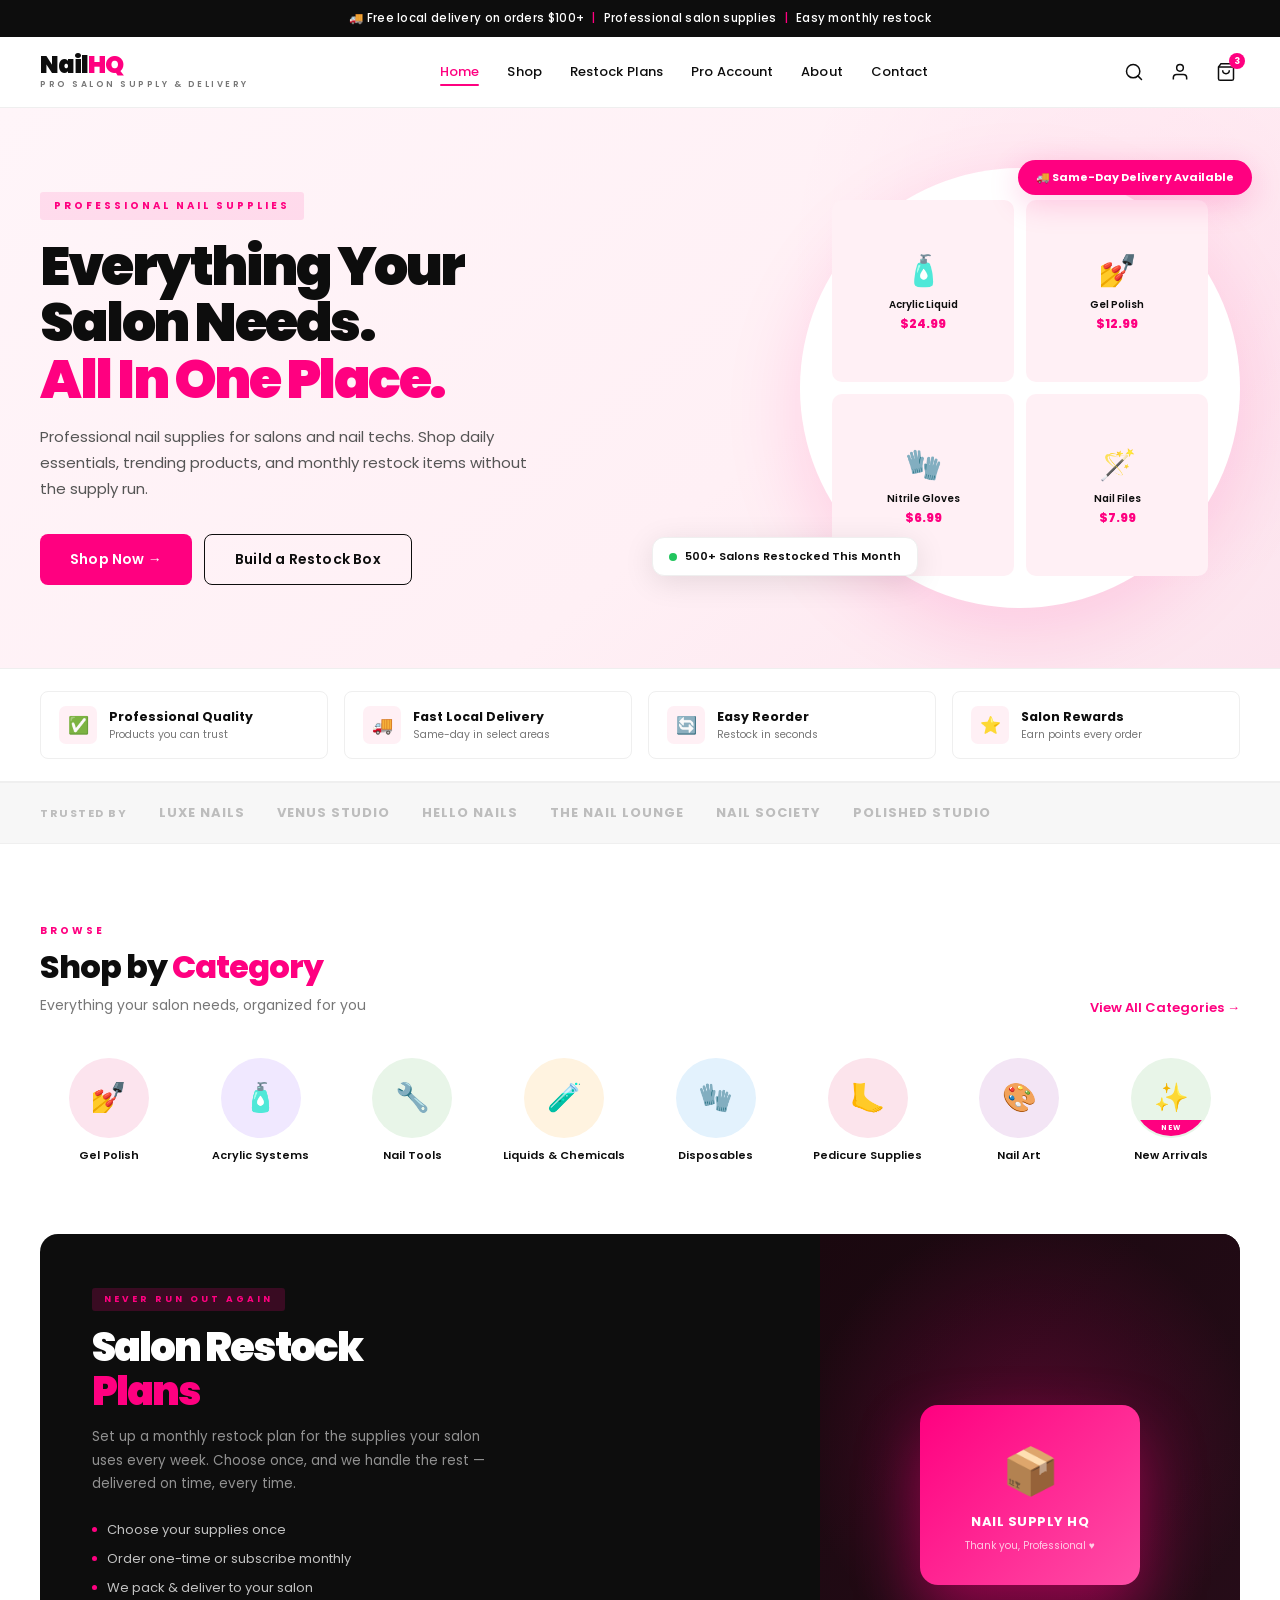
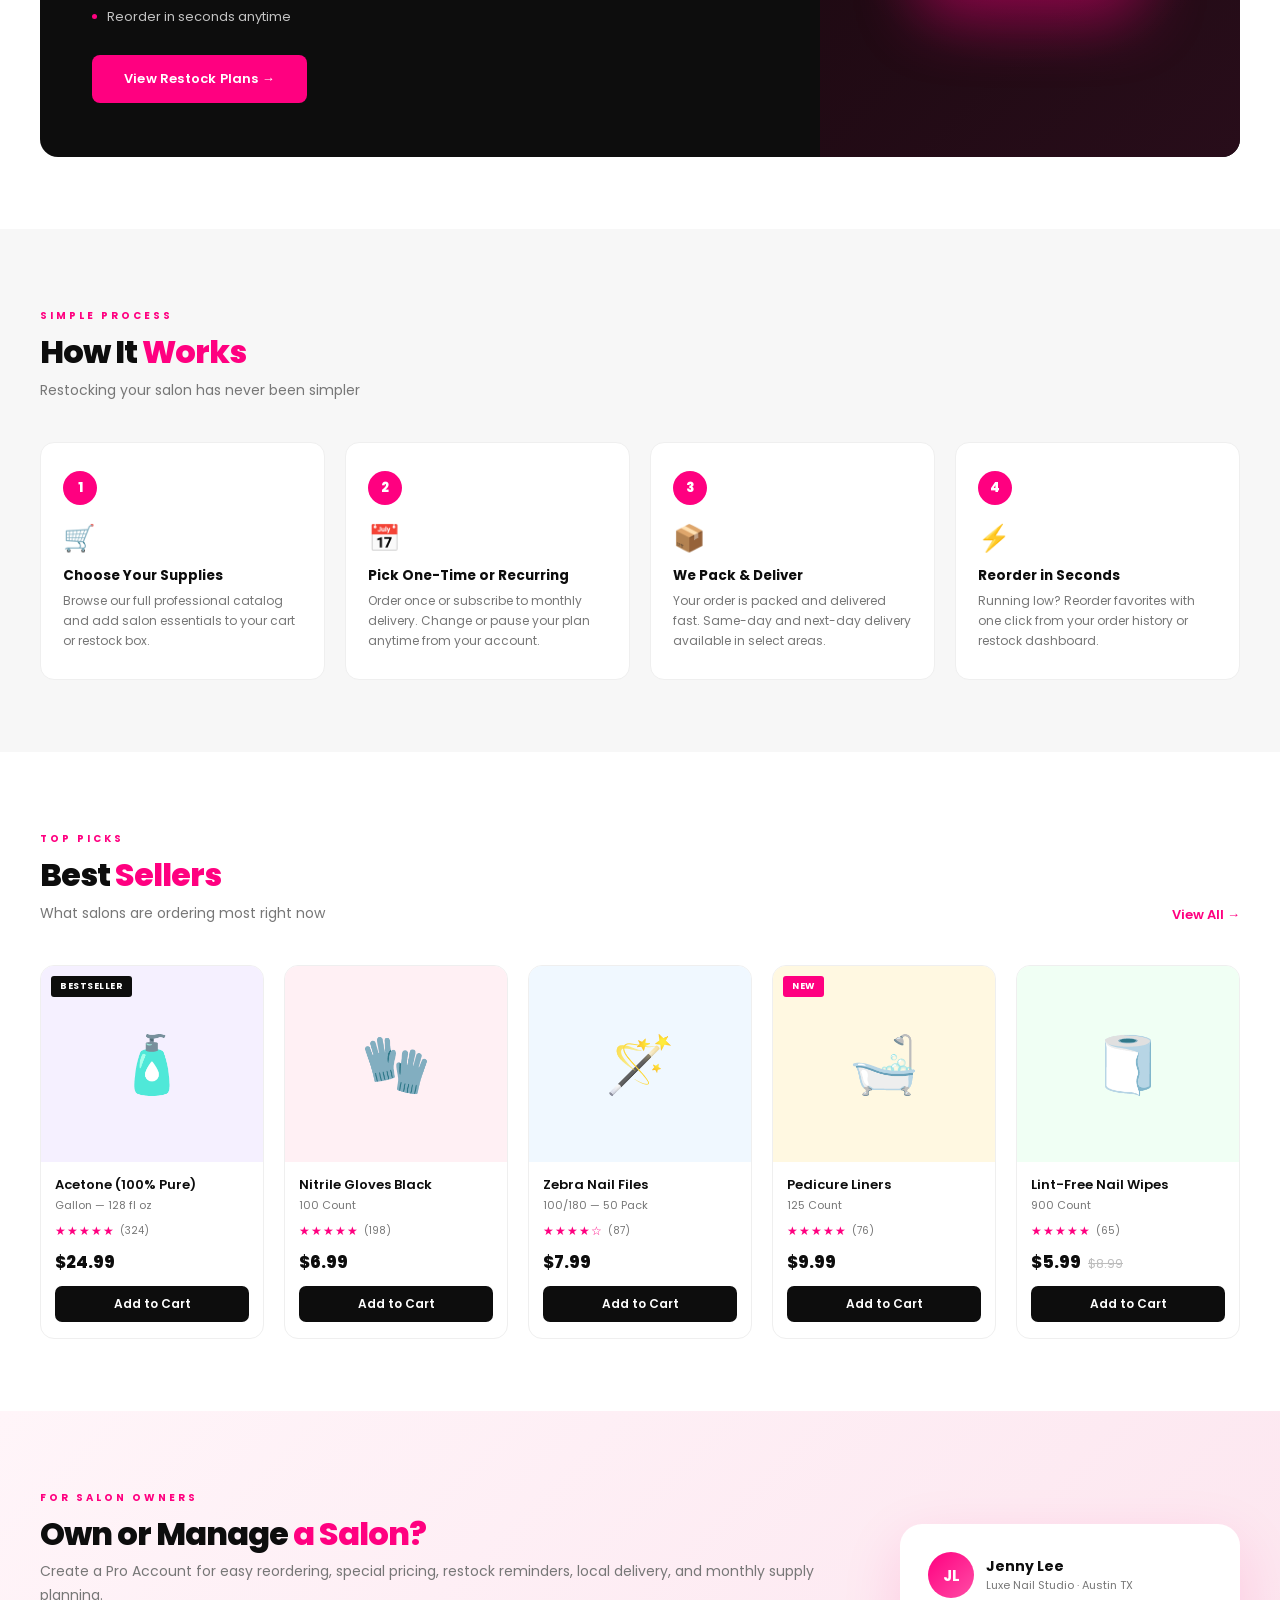
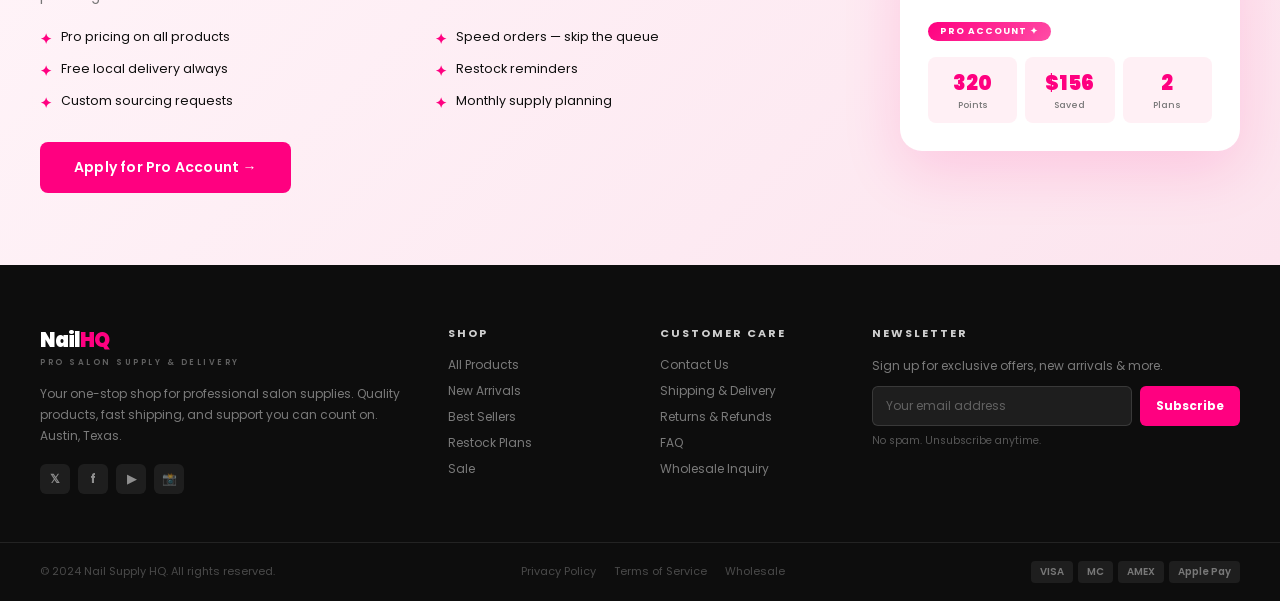
<file: index.html>
<!DOCTYPE html>
<html lang="en">
<head>
<meta charset="UTF-8"><meta name="viewport" content="width=device-width, initial-scale=1.0">
<title>Nail Supply HQ – Pro Salon Supply & Delivery</title>
<link rel="stylesheet" href="shared.css">
<style>
/* HERO */
.hero{background:linear-gradient(140deg,#fff5f9 0%,#fff0f5 60%,#fce4ee 100%);overflow:hidden;position:relative}
.hero::after{content:'';position:absolute;right:-200px;top:-200px;width:700px;height:700px;border-radius:50%;background:radial-gradient(circle,rgba(255,0,128,.05) 0%,transparent 70%);pointer-events:none}
.hero-wrap{max-width:1360px;margin:0 auto;padding:0 40px;display:grid;grid-template-columns:1fr 1fr;align-items:center;min-height:560px;gap:60px}
.hero-content{padding:60px 0;position:relative;z-index:2}
.hero-tag{display:inline-block;background:rgba(255,0,128,.1);color:var(--pink);font-size:10px;font-weight:700;letter-spacing:3px;text-transform:uppercase;padding:6px 14px;border-radius:3px;margin-bottom:18px}
.hero h1{font-size:54px;font-weight:900;line-height:1.05;letter-spacing:-2.5px;margin-bottom:6px}
.hero h1 em{font-style:normal;color:var(--pink)}
.hero p{font-size:15px;color:#555;line-height:1.75;margin:16px 0 32px;max-width:490px}
.hero-btns{display:flex;gap:12px;flex-wrap:wrap}
.hero-btns .btn{font-size:14px;padding:14px 30px}
.hero-visual{position:relative;display:flex;align-items:center;justify-content:flex-end;padding:40px 0}
.hero-circle{width:440px;height:440px;border-radius:50%;background:white;box-shadow:0 24px 80px rgba(255,0,128,.14);display:grid;grid-template-columns:1fr 1fr;grid-template-rows:1fr 1fr;gap:12px;padding:32px;position:relative;z-index:2}
.h-prod{background:var(--blush);border-radius:10px;padding:16px 12px;text-align:center;display:flex;flex-direction:column;align-items:center;justify-content:center;gap:4px}
.h-prod-emoji{font-size:30px}
.h-prod-name{font-size:10px;font-weight:600;color:var(--black);line-height:1.3}
.h-prod-price{font-size:12px;font-weight:800;color:var(--pink)}
.hero-float1{position:absolute;top:32px;right:-12px;background:var(--pink);color:white;font-size:11px;font-weight:700;padding:9px 18px;border-radius:22px;box-shadow:var(--shadow-pink);z-index:3;white-space:nowrap}
.hero-float2{position:absolute;bottom:72px;left:-18px;background:white;border:1px solid var(--gray-200);font-size:11px;font-weight:600;padding:10px 16px;border-radius:12px;box-shadow:var(--shadow-md);z-index:3;display:flex;align-items:center;gap:8px;white-space:nowrap}
.float2-dot{width:8px;height:8px;border-radius:50%;background:#22c55e;flex-shrink:0}

/* CATS */
.cats-grid{display:grid;grid-template-columns:repeat(8,1fr);gap:14px}
.cat-tile{text-align:center;cursor:pointer}
.cat-tile:hover .cat-img-wrap{transform:translateY(-4px);border-color:var(--pink)}
.cat-img-wrap{width:80px;height:80px;border-radius:50%;background:var(--blush);margin:0 auto 10px;display:flex;align-items:center;justify-content:center;font-size:28px;border:2px solid transparent;transition:all .2s;position:relative;overflow:hidden}
.cat-img-wrap.new-cat::after{content:'NEW';position:absolute;bottom:0;left:0;right:0;background:var(--pink);color:white;font-size:7px;font-weight:700;letter-spacing:1px;padding:3px 0;text-align:center}
.cat-name{font-size:11px;font-weight:600;line-height:1.3}

/* RESTOCK PROMO */
.restock-band{background:var(--black);border-radius:18px;overflow:hidden;display:grid;grid-template-columns:1fr 420px}
.rb-content{padding:54px 52px;display:flex;flex-direction:column;justify-content:center}
.rb-tag{display:inline-block;background:rgba(255,0,128,.18);color:var(--pink);font-size:9px;font-weight:700;letter-spacing:3px;text-transform:uppercase;padding:5px 12px;border-radius:3px;margin-bottom:14px;width:fit-content}
.rb-content h2{font-size:40px;font-weight:900;letter-spacing:-2px;color:white;line-height:1.1;margin-bottom:12px}
.rb-content h2 em{font-style:normal;color:var(--pink)}
.rb-content p{font-size:13.5px;color:rgba(255,255,255,.55);line-height:1.75;margin-bottom:24px;max-width:400px}
.rb-feats{display:flex;flex-direction:column;gap:9px;margin-bottom:28px}
.rb-feat{display:flex;align-items:center;gap:10px;font-size:13px;color:rgba(255,255,255,.75)}
.rb-feat-dot{width:5px;height:5px;border-radius:50%;background:var(--pink);flex-shrink:0}
.rb-visual{background:linear-gradient(135deg,#1a080f,#280d1a);display:flex;align-items:center;justify-content:center;position:relative;overflow:hidden}
.rb-visual::before{content:'';position:absolute;inset:0;background:radial-gradient(circle at 50% 40%,rgba(255,0,128,.22),transparent 60%)}
.rb-box{width:220px;height:180px;background:linear-gradient(135deg,var(--pink),#ff4da6);border-radius:18px;display:flex;flex-direction:column;align-items:center;justify-content:center;gap:6px;box-shadow:0 32px 64px rgba(255,0,128,.45);position:relative;z-index:2}
.rb-box-emoji{font-size:46px}
.rb-box-label{font-size:13px;font-weight:700;color:white;letter-spacing:.5px}
.rb-box-sub{font-size:10px;color:rgba(255,255,255,.75)}

/* HIW */
.hiw-bg{background:var(--gray-100)}
.hiw-grid{display:grid;grid-template-columns:repeat(4,1fr);gap:20px}
.hiw-card{background:white;border-radius:var(--radius-lg);padding:28px 22px;border:1px solid var(--gray-200)}
.hiw-num{width:34px;height:34px;border-radius:50%;background:var(--pink);color:white;font-size:13px;font-weight:800;display:flex;align-items:center;justify-content:center;margin-bottom:14px}
.hiw-emoji{font-size:26px;margin-bottom:8px}
.hiw-title{font-size:13.5px;font-weight:700;margin-bottom:5px}
.hiw-desc{font-size:12px;color:var(--gray-text);line-height:1.65}

/* PRODUCTS GRID */
.products-grid-5{display:grid;grid-template-columns:repeat(5,1fr);gap:20px}
.products-grid-4{display:grid;grid-template-columns:repeat(4,1fr);gap:20px}

/* PRO CTA */
.pro-cta-section{background:linear-gradient(135deg,#fff5f9,#fce4ee)}
.pro-cta-wrap{display:grid;grid-template-columns:1fr 340px;gap:80px;align-items:center}
.pro-benefits-grid{display:grid;grid-template-columns:1fr 1fr;gap:10px;margin:20px 0 28px}
.pro-benefit-item{display:flex;align-items:flex-start;gap:9px;font-size:12.5px;line-height:1.5}
.pbi-check{color:var(--pink);font-weight:700;flex-shrink:0;margin-top:1px;font-size:14px}
.pro-mock{background:white;border-radius:22px;box-shadow:0 20px 60px rgba(255,0,128,.14);padding:28px}
.pm-head{display:flex;align-items:center;gap:12px;margin-bottom:18px}
.pm-avatar{width:46px;height:46px;border-radius:50%;background:linear-gradient(135deg,var(--pink),#ff4da6);color:white;font-size:15px;font-weight:700;display:flex;align-items:center;justify-content:center;flex-shrink:0}
.pm-name{font-size:14px;font-weight:700}
.pm-role{font-size:11px;color:var(--gray-text)}
.pm-badge{display:inline-block;background:linear-gradient(135deg,var(--pink),#ff4da6);color:white;font-size:9px;font-weight:700;padding:3px 12px;border-radius:12px;letter-spacing:1px;margin-bottom:16px}
.pm-stats{display:grid;grid-template-columns:repeat(3,1fr);gap:8px}
.pm-stat{background:var(--blush);border-radius:8px;padding:11px 6px;text-align:center}
.pm-stat-n{font-size:20px;font-weight:900;color:var(--pink)}
.pm-stat-l{font-size:9px;font-weight:500;color:var(--gray-text);margin-top:1px}

/* TRUSTED LOGOS */
.trusted-bar{background:var(--gray-100);border-top:1px solid var(--gray-200);border-bottom:1px solid var(--gray-200);padding:20px 0}
.trusted-inner{max-width:1360px;margin:0 auto;padding:0 40px;display:flex;align-items:center;gap:16px}
.trusted-label{font-size:11px;font-weight:700;color:var(--gray-400);letter-spacing:1.5px;text-transform:uppercase;white-space:nowrap;margin-right:16px}
.salon-logos{display:flex;gap:32px;flex:1;align-items:center}
.salon-logo{font-size:13px;font-weight:700;color:var(--gray-400);letter-spacing:1px;text-transform:uppercase}
</style>
</head>
<body>

<div class="announce-bar">🚚 Free local delivery on orders $100+<span>|</span>Professional salon supplies<span>|</span>Easy monthly restock</div>

<header class="site-header">
  <div class="header-wrap">
    <a href="index.html" class="logo">
      <div class="logo-mark">Nail<em>HQ</em></div>
      <div class="logo-tag">Pro Salon Supply &amp; Delivery</div>
    </a>
    <nav class="main-nav">
      <a href="index.html" class="active">Home</a>
      <a href="shop.html">Shop</a>
      <a href="restock-plans.html">Restock Plans</a>
      <a href="pro-account.html">Pro Account</a>
      <a href="about.html">About</a>
      <a href="contact.html">Contact</a>
    </nav>
    <div class="header-right">
      <button class="icon-btn" aria-label="Search"><svg viewBox="0 0 24 24"><circle cx="11" cy="11" r="8"/><path d="m21 21-4.35-4.35" stroke-linecap="round"/></svg></button>
      <button class="icon-btn" aria-label="Account"><svg viewBox="0 0 24 24"><path d="M20 21v-2a4 4 0 0 0-4-4H8a4 4 0 0 0-4 4v2"/><circle cx="12" cy="7" r="4"/></svg></button>
      <div class="cart-wrap">
        <button class="icon-btn" aria-label="Cart"><svg viewBox="0 0 24 24"><path d="M6 2 3 6v14a2 2 0 0 0 2 2h14a2 2 0 0 0 2-2V6l-3-4z"/><line x1="3" y1="6" x2="21" y2="6"/><path d="M16 10a4 4 0 0 1-8 0"/></svg></button>
        <span class="cart-badge">3</span>
      </div>
    </div>
  </div>
</header>

<!-- HERO -->
<section class="hero">
  <div class="hero-wrap">
    <div class="hero-content">
      <span class="hero-tag">Professional Nail Supplies</span>
      <h1>Everything Your<br>Salon Needs.<br><em>All In One Place.</em></h1>
      <p>Professional nail supplies for salons and nail techs. Shop daily essentials, trending products, and monthly restock items without the supply run.</p>
      <div class="hero-btns">
        <a href="shop.html" class="btn btn-pink btn-lg">Shop Now →</a>
        <a href="restock-plans.html" class="btn btn-outline-black btn-lg">Build a Restock Box</a>
      </div>
    </div>
    <div class="hero-visual">
      <div class="hero-circle">
        <div class="h-prod"><div class="h-prod-emoji">🧴</div><div class="h-prod-name">Acrylic Liquid</div><div class="h-prod-price">$24.99</div></div>
        <div class="h-prod"><div class="h-prod-emoji">💅</div><div class="h-prod-name">Gel Polish</div><div class="h-prod-price">$12.99</div></div>
        <div class="h-prod"><div class="h-prod-emoji">🧤</div><div class="h-prod-name">Nitrile Gloves</div><div class="h-prod-price">$6.99</div></div>
        <div class="h-prod"><div class="h-prod-emoji">🪄</div><div class="h-prod-name">Nail Files</div><div class="h-prod-price">$7.99</div></div>
      </div>
      <div class="hero-float1">🚚 Same-Day Delivery Available</div>
      <div class="hero-float2"><span class="float2-dot"></span>500+ Salons Restocked This Month</div>
    </div>
  </div>
</section>

<!-- TRUST BAR -->
<div class="trust-bar">
  <div class="trust-bar-inner">
    <div class="trust-item"><div class="trust-icon-wrap">✅</div><div><div class="trust-title">Professional Quality</div><div class="trust-sub">Products you can trust</div></div></div>
    <div class="trust-item"><div class="trust-icon-wrap">🚚</div><div><div class="trust-title">Fast Local Delivery</div><div class="trust-sub">Same-day in select areas</div></div></div>
    <div class="trust-item"><div class="trust-icon-wrap">🔄</div><div><div class="trust-title">Easy Reorder</div><div class="trust-sub">Restock in seconds</div></div></div>
    <div class="trust-item"><div class="trust-icon-wrap">⭐</div><div><div class="trust-title">Salon Rewards</div><div class="trust-sub">Earn points every order</div></div></div>
  </div>
</div>

<!-- TRUSTED SALONS -->
<div class="trusted-bar">
  <div class="trusted-inner">
    <span class="trusted-label">Trusted By</span>
    <div class="salon-logos">
      <span class="salon-logo">Luxe Nails</span>
      <span class="salon-logo">Venus Studio</span>
      <span class="salon-logo">Hello Nails</span>
      <span class="salon-logo">The Nail Lounge</span>
      <span class="salon-logo">Nail Society</span>
      <span class="salon-logo">Polished Studio</span>
    </div>
  </div>
</div>

<!-- CATEGORIES -->
<section class="padded">
  <div class="page-wrap">
    <div class="sec-head-row">
      <div>
        <div class="sec-label">Browse</div>
        <h2 class="sec-title">Shop by <span>Category</span></h2>
        <p class="sec-sub">Everything your salon needs, organized for you</p>
      </div>
      <a href="shop.html" class="link-arrow">View All Categories →</a>
    </div>
    <div class="cats-grid">
      <div class="cat-tile"><div class="cat-img-wrap" style="background:#fce4ee">💅</div><div class="cat-name">Gel Polish</div></div>
      <div class="cat-tile"><div class="cat-img-wrap" style="background:#f0e8ff">🧴</div><div class="cat-name">Acrylic Systems</div></div>
      <div class="cat-tile"><div class="cat-img-wrap" style="background:#e8f5e8">🔧</div><div class="cat-name">Nail Tools</div></div>
      <div class="cat-tile"><div class="cat-img-wrap" style="background:#fff3e0">🧪</div><div class="cat-name">Liquids &amp; Chemicals</div></div>
      <div class="cat-tile"><div class="cat-img-wrap" style="background:#e3f2fd">🧤</div><div class="cat-name">Disposables</div></div>
      <div class="cat-tile"><div class="cat-img-wrap" style="background:#fce4ec">🦶</div><div class="cat-name">Pedicure Supplies</div></div>
      <div class="cat-tile"><div class="cat-img-wrap" style="background:#f3e5f5">🎨</div><div class="cat-name">Nail Art</div></div>
      <div class="cat-tile"><div class="cat-img-wrap new-cat" style="background:#e8f5e8">✨</div><div class="cat-name">New Arrivals</div></div>
    </div>
  </div>
</section>

<!-- RESTOCK PROMO -->
<section style="padding:0 0 72px">
  <div class="page-wrap">
    <div class="restock-band">
      <div class="rb-content">
        <span class="rb-tag">Never Run Out Again</span>
        <h2>Salon Restock<br><em>Plans</em></h2>
        <p>Set up a monthly restock plan for the supplies your salon uses every week. Choose once, and we handle the rest — delivered on time, every time.</p>
        <div class="rb-feats">
          <div class="rb-feat"><span class="rb-feat-dot"></span>Choose your supplies once</div>
          <div class="rb-feat"><span class="rb-feat-dot"></span>Order one-time or subscribe monthly</div>
          <div class="rb-feat"><span class="rb-feat-dot"></span>We pack &amp; deliver to your salon</div>
          <div class="rb-feat"><span class="rb-feat-dot"></span>Reorder in seconds anytime</div>
        </div>
        <a href="restock-plans.html" class="btn btn-pink" style="width:fit-content;padding:14px 32px">View Restock Plans →</a>
      </div>
      <div class="rb-visual">
        <div class="rb-box">
          <div class="rb-box-emoji">📦</div>
          <div class="rb-box-label">NAIL SUPPLY HQ</div>
          <div class="rb-box-sub">Thank you, Professional ♥</div>
        </div>
      </div>
    </div>
  </div>
</section>

<!-- HOW IT WORKS -->
<section class="padded hiw-bg">
  <div class="page-wrap">
    <div class="sec-head-row">
      <div>
        <div class="sec-label">Simple Process</div>
        <h2 class="sec-title">How It <span>Works</span></h2>
        <p class="sec-sub">Restocking your salon has never been simpler</p>
      </div>
    </div>
    <div class="hiw-grid">
      <div class="hiw-card"><div class="hiw-num">1</div><div class="hiw-emoji">🛒</div><div class="hiw-title">Choose Your Supplies</div><div class="hiw-desc">Browse our full professional catalog and add salon essentials to your cart or restock box.</div></div>
      <div class="hiw-card"><div class="hiw-num">2</div><div class="hiw-emoji">📅</div><div class="hiw-title">Pick One-Time or Recurring</div><div class="hiw-desc">Order once or subscribe to monthly delivery. Change or pause your plan anytime from your account.</div></div>
      <div class="hiw-card"><div class="hiw-num">3</div><div class="hiw-emoji">📦</div><div class="hiw-title">We Pack &amp; Deliver</div><div class="hiw-desc">Your order is packed and delivered fast. Same-day and next-day delivery available in select areas.</div></div>
      <div class="hiw-card"><div class="hiw-num">4</div><div class="hiw-emoji">⚡</div><div class="hiw-title">Reorder in Seconds</div><div class="hiw-desc">Running low? Reorder favorites with one click from your order history or restock dashboard.</div></div>
    </div>
  </div>
</section>

<!-- BEST SELLERS -->
<section class="padded">
  <div class="page-wrap">
    <div class="sec-head-row">
      <div>
        <div class="sec-label">Top Picks</div>
        <h2 class="sec-title">Best <span>Sellers</span></h2>
        <p class="sec-sub">What salons are ordering most right now</p>
      </div>
      <a href="shop.html" class="link-arrow">View All →</a>
    </div>
    <div class="products-grid-5">
      <div class="product-card"><div class="pc-img" style="background:#f5f0ff">🧴<span class="pc-badge badge-black">BESTSELLER</span></div><div class="pc-body"><div class="pc-name">Acetone (100% Pure)</div><div class="pc-size">Gallon — 128 fl oz</div><div class="pc-stars"><span class="stars-row">★★★★★</span><span class="review-ct">(324)</span></div><div class="pc-price">$24.99</div><button class="pc-atc">Add to Cart</button></div></div>
      <div class="product-card"><div class="pc-img" style="background:#fff0f4">🧤</div><div class="pc-body"><div class="pc-name">Nitrile Gloves Black</div><div class="pc-size">100 Count</div><div class="pc-stars"><span class="stars-row">★★★★★</span><span class="review-ct">(198)</span></div><div class="pc-price">$6.99</div><button class="pc-atc">Add to Cart</button></div></div>
      <div class="product-card"><div class="pc-img" style="background:#f0f8ff">🪄</div><div class="pc-body"><div class="pc-name">Zebra Nail Files</div><div class="pc-size">100/180 — 50 Pack</div><div class="pc-stars"><span class="stars-row">★★★★☆</span><span class="review-ct">(87)</span></div><div class="pc-price">$7.99</div><button class="pc-atc">Add to Cart</button></div></div>
      <div class="product-card"><div class="pc-img" style="background:#fff8e1">🛁<span class="pc-badge badge-pink">NEW</span></div><div class="pc-body"><div class="pc-name">Pedicure Liners</div><div class="pc-size">125 Count</div><div class="pc-stars"><span class="stars-row">★★★★★</span><span class="review-ct">(76)</span></div><div class="pc-price">$9.99</div><button class="pc-atc">Add to Cart</button></div></div>
      <div class="product-card"><div class="pc-img" style="background:#f0fff4">🧻</div><div class="pc-body"><div class="pc-name">Lint-Free Nail Wipes</div><div class="pc-size">900 Count</div><div class="pc-stars"><span class="stars-row">★★★★★</span><span class="review-ct">(65)</span></div><div class="pc-price">$5.99 <s>$8.99</s></div><button class="pc-atc">Add to Cart</button></div></div>
    </div>
  </div>
</section>

<!-- PRO CTA -->
<section class="padded pro-cta-section">
  <div class="page-wrap">
    <div class="pro-cta-wrap">
      <div>
        <div class="sec-label">For Salon Owners</div>
        <h2 class="sec-title">Own or Manage <span>a Salon?</span></h2>
        <p class="sec-sub" style="margin-bottom:0">Create a Pro Account for easy reordering, special pricing, restock reminders, local delivery, and monthly supply planning.</p>
        <div class="pro-benefits-grid">
          <div class="pro-benefit-item"><span class="pbi-check">✦</span><span>Pro pricing on all products</span></div>
          <div class="pro-benefit-item"><span class="pbi-check">✦</span><span>Speed orders — skip the queue</span></div>
          <div class="pro-benefit-item"><span class="pbi-check">✦</span><span>Free local delivery always</span></div>
          <div class="pro-benefit-item"><span class="pbi-check">✦</span><span>Restock reminders</span></div>
          <div class="pro-benefit-item"><span class="pbi-check">✦</span><span>Custom sourcing requests</span></div>
          <div class="pro-benefit-item"><span class="pbi-check">✦</span><span>Monthly supply planning</span></div>
        </div>
        <a href="pro-account.html" class="btn btn-pink btn-lg">Apply for Pro Account →</a>
      </div>
      <div class="pro-mock">
        <div class="pm-head"><div class="pm-avatar">JL</div><div><div class="pm-name">Jenny Lee</div><div class="pm-role">Luxe Nail Studio · Austin TX</div></div></div>
        <div class="pm-badge">PRO ACCOUNT ✦</div>
        <div class="pm-stats">
          <div class="pm-stat"><div class="pm-stat-n">320</div><div class="pm-stat-l">Points</div></div>
          <div class="pm-stat"><div class="pm-stat-n">$156</div><div class="pm-stat-l">Saved</div></div>
          <div class="pm-stat"><div class="pm-stat-n">2</div><div class="pm-stat-l">Plans</div></div>
        </div>
      </div>
    </div>
  </div>
</section>

<!-- FOOTER -->
<footer class="site-footer">
  <div class="footer-main">
    <div>
      <div class="footer-brand-logo">Nail<em>HQ</em></div>
      <span class="footer-brand-tag">Pro Salon Supply &amp; Delivery</span>
      <p class="footer-desc">Your one-stop shop for professional salon supplies. Quality products, fast shipping, and support you can count on. Austin, Texas.</p>
      <div class="footer-socials">
        <button class="social-btn">𝕏</button>
        <button class="social-btn">f</button>
        <button class="social-btn">▶</button>
        <button class="social-btn">📸</button>
      </div>
    </div>
    <div>
      <div class="footer-col-hd">Shop</div>
      <div class="footer-links">
        <a href="shop.html">All Products</a>
        <a href="new-arrivals.html">New Arrivals</a>
        <a href="shop.html">Best Sellers</a>
        <a href="restock-plans.html">Restock Plans</a>
        <a href="shop.html">Sale</a>
      </div>
    </div>
    <div>
      <div class="footer-col-hd">Customer Care</div>
      <div class="footer-links">
        <a href="contact.html">Contact Us</a>
        <a href="local-delivery.html">Shipping &amp; Delivery</a>
        <a href="#">Returns &amp; Refunds</a>
        <a href="#">FAQ</a>
        <a href="#">Wholesale Inquiry</a>
      </div>
    </div>
    <div>
      <div class="footer-col-hd">Newsletter</div>
      <p style="font-size:12px;color:rgba(255,255,255,.45);line-height:1.65;margin-bottom:4px">Sign up for exclusive offers, new arrivals &amp; more.</p>
      <div class="nl-input-row"><input type="email" class="nl-input" placeholder="Your email address"><button class="nl-btn">Subscribe</button></div>
      <div class="nl-note">No spam. Unsubscribe anytime.</div>
    </div>
  </div>
  <div class="footer-bottom">
    <div class="footer-bottom-copy">© 2024 Nail Supply HQ. All rights reserved.</div>
    <div class="footer-bottom-links"><a href="#">Privacy Policy</a><a href="#">Terms of Service</a><a href="#">Wholesale</a></div>
    <div class="pay-icons"><span class="pay-pill">VISA</span><span class="pay-pill">MC</span><span class="pay-pill">AMEX</span><span class="pay-pill">Apple Pay</span></div>
  </div>
</footer>
</body>
</html>
</file>
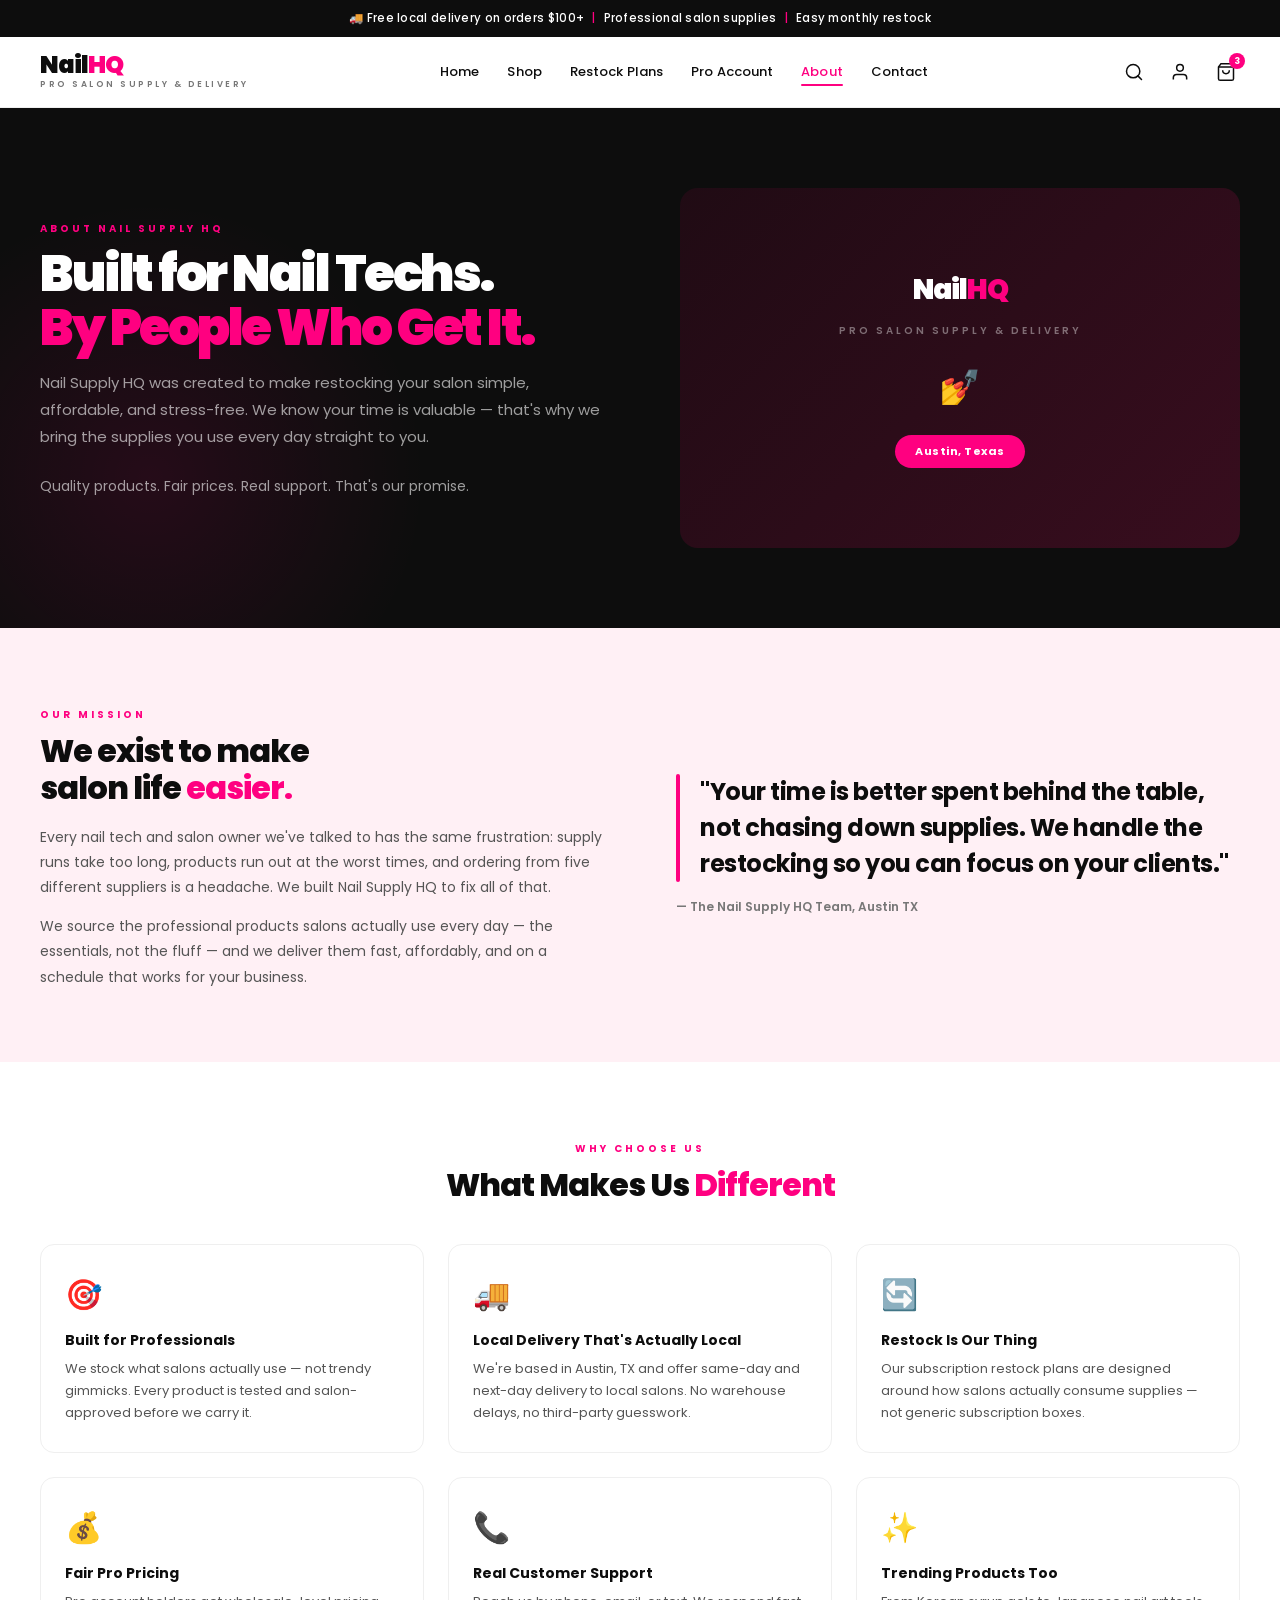
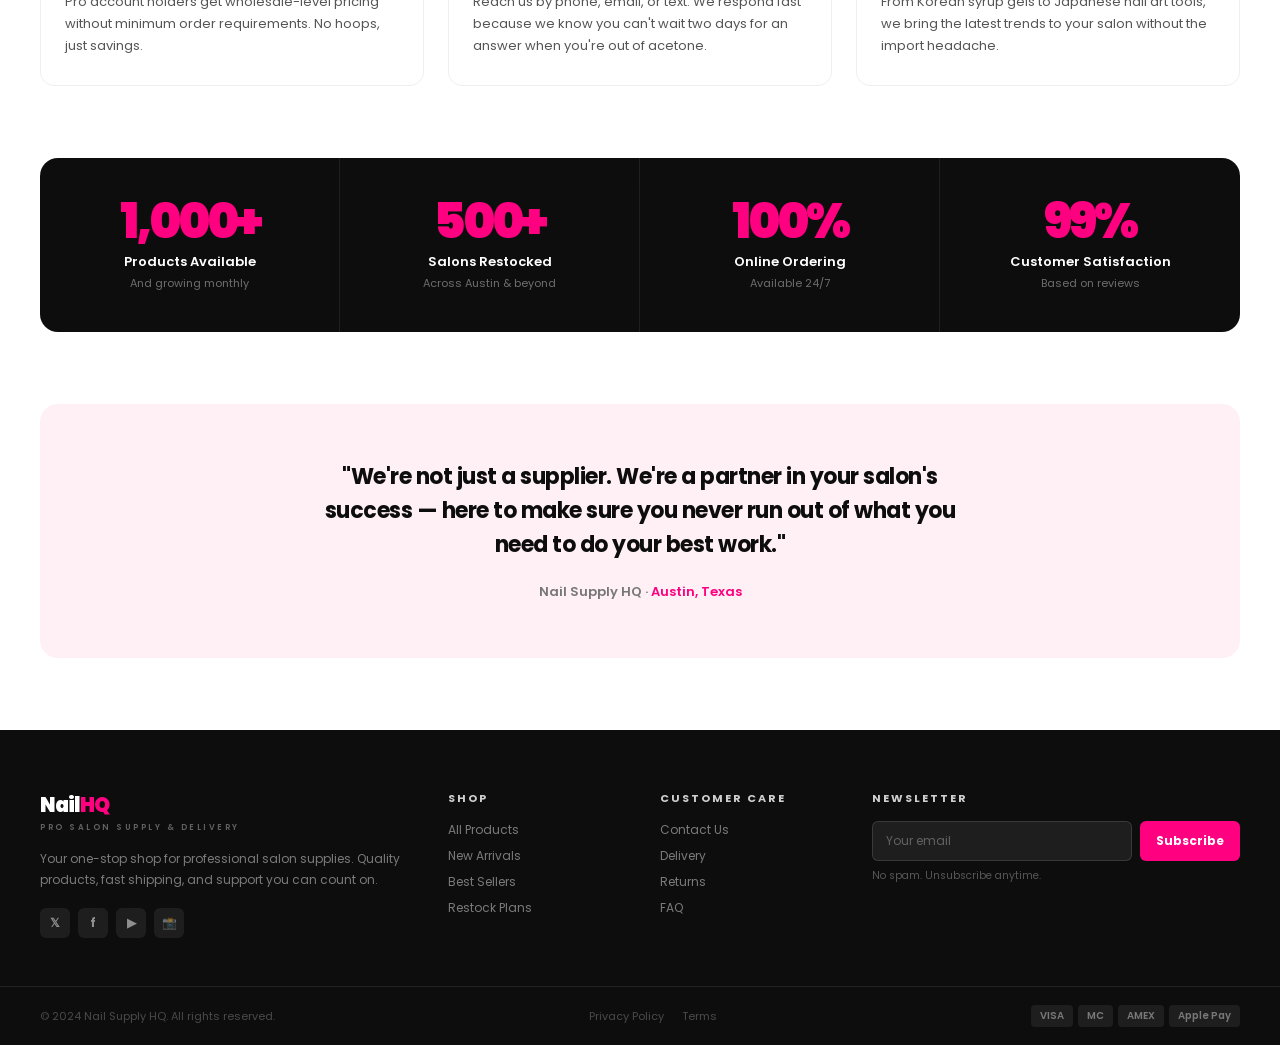
<file: about.html>
<!DOCTYPE html>
<html lang="en">
<head>
<meta charset="UTF-8"><meta name="viewport" content="width=device-width, initial-scale=1.0">
<title>About – Nail Supply HQ</title>
<link rel="stylesheet" href="shared.css">
<style>
.about-hero{background:var(--black);padding:80px 0;position:relative;overflow:hidden}
.about-hero::after{content:'';position:absolute;left:-150px;bottom:-150px;width:600px;height:600px;border-radius:50%;background:radial-gradient(circle,rgba(255,0,128,.1),transparent 65%)}
.about-hero-wrap{max-width:1360px;margin:0 auto;padding:0 40px;display:grid;grid-template-columns:1fr 1fr;gap:80px;align-items:center}
.about-hero h1{font-size:50px;font-weight:900;letter-spacing:-2.5px;line-height:1.08;color:white;margin-bottom:14px}
.about-hero h1 span{color:var(--pink)}
.about-hero p{font-size:15px;color:rgba(255,255,255,.6);line-height:1.8;margin-bottom:24px}
.about-img-mock{background:linear-gradient(135deg,#200b14,#380d1e);border-radius:18px;height:360px;display:flex;flex-direction:column;align-items:center;justify-content:center;gap:12px;position:relative;z-index:2}
.aim-logo{font-size:28px;font-weight:900;color:white;letter-spacing:-1px}
.aim-logo em{font-style:normal;color:var(--pink)}
.aim-tag{font-size:10px;font-weight:600;letter-spacing:3px;text-transform:uppercase;color:rgba(255,255,255,.4)}
.aim-badge{background:var(--pink);color:white;font-size:11px;font-weight:700;padding:8px 20px;border-radius:22px;letter-spacing:.5px}
.mission-section{background:var(--blush)}
.mission-wrap{display:grid;grid-template-columns:1fr 1fr;gap:72px;align-items:center}
.mission-quote{font-size:24px;font-weight:700;line-height:1.5;letter-spacing:-.5px;color:var(--black);position:relative;padding-left:24px}
.mission-quote::before{content:'';position:absolute;left:0;top:0;bottom:0;width:4px;background:var(--pink);border-radius:2px}
.mission-text{font-size:14px;color:#555;line-height:1.8}
.diff-grid{display:grid;grid-template-columns:repeat(3,1fr);gap:24px}
.diff-card{border:1px solid var(--gray-200);border-radius:var(--radius-lg);padding:28px 24px;transition:all .2s}
.diff-card:hover{border-color:var(--pink);box-shadow:0 4px 24px rgba(255,0,128,.08)}
.diff-icon{font-size:30px;margin-bottom:12px}
.diff-title{font-size:14px;font-weight:700;margin-bottom:7px}
.diff-desc{font-size:13px;color:#555;line-height:1.7}
.stats-band{background:var(--black);border-radius:18px;overflow:hidden}
.stats-grid{display:grid;grid-template-columns:repeat(4,1fr)}
.stat-cell{padding:40px 24px;text-align:center;border-right:1px solid rgba(255,255,255,.08)}
.stat-cell:last-child{border-right:none}
.stat-n{font-size:48px;font-weight:900;letter-spacing:-3px;color:var(--pink);line-height:1}
.stat-l{font-size:13px;font-weight:600;color:white;margin-top:6px}
.stat-s{font-size:11px;color:rgba(255,255,255,.4);margin-top:3px}
.team-quote{background:var(--blush);border-radius:18px;padding:56px;text-align:center}
.tq-text{font-size:22px;font-weight:700;line-height:1.55;letter-spacing:-.5px;color:var(--black);max-width:680px;margin:0 auto 20px}
.tq-author{font-size:13px;font-weight:600;color:var(--gray-text)}
.tq-author span{color:var(--pink)}
</style>
</head>
<body>
<div class="announce-bar">🚚 Free local delivery on orders $100+<span>|</span>Professional salon supplies<span>|</span>Easy monthly restock</div>
<header class="site-header">
  <div class="header-wrap">
    <a href="index.html" class="logo"><div class="logo-mark">Nail<em>HQ</em></div><div class="logo-tag">Pro Salon Supply &amp; Delivery</div></a>
    <nav class="main-nav"><a href="index.html">Home</a><a href="shop.html">Shop</a><a href="restock-plans.html">Restock Plans</a><a href="pro-account.html">Pro Account</a><a href="about.html" class="active">About</a><a href="contact.html">Contact</a></nav>
    <div class="header-right"><button class="icon-btn"><svg viewBox="0 0 24 24"><circle cx="11" cy="11" r="8"/><path d="m21 21-4.35-4.35" stroke-linecap="round"/></svg></button><button class="icon-btn"><svg viewBox="0 0 24 24"><path d="M20 21v-2a4 4 0 0 0-4-4H8a4 4 0 0 0-4 4v2"/><circle cx="12" cy="7" r="4"/></svg></button><div class="cart-wrap"><button class="icon-btn"><svg viewBox="0 0 24 24"><path d="M6 2 3 6v14a2 2 0 0 0 2 2h14a2 2 0 0 0 2-2V6l-3-4z"/><line x1="3" y1="6" x2="21" y2="6"/><path d="M16 10a4 4 0 0 1-8 0"/></svg></button><span class="cart-badge">3</span></div></div>
  </div>
</header>

<!-- HERO -->
<div class="about-hero">
  <div class="about-hero-wrap">
    <div style="position:relative;z-index:2">
      <div class="sec-label" style="color:var(--pink)">About Nail Supply HQ</div>
      <h1>Built for Nail Techs.<br><span>By People Who Get It.</span></h1>
      <p>Nail Supply HQ was created to make restocking your salon simple, affordable, and stress-free. We know your time is valuable — that's why we bring the supplies you use every day straight to you.</p>
      <p style="color:rgba(255,255,255,.6);font-size:14px;line-height:1.75">Quality products. Fair prices. Real support. That's our promise.</p>
    </div>
    <div class="about-img-mock">
      <div class="aim-logo">Nail<em>HQ</em></div>
      <div class="aim-tag">Pro Salon Supply &amp; Delivery</div>
      <div style="margin:12px 0;font-size:32px">💅</div>
      <div class="aim-badge">Austin, Texas</div>
    </div>
  </div>
</div>

<!-- MISSION -->
<section class="padded mission-section">
  <div class="page-wrap">
    <div class="mission-wrap">
      <div>
        <div class="sec-label">Our Mission</div>
        <h2 class="sec-title" style="margin-bottom:18px">We exist to make<br>salon life <span>easier.</span></h2>
        <p class="mission-text">Every nail tech and salon owner we've talked to has the same frustration: supply runs take too long, products run out at the worst times, and ordering from five different suppliers is a headache. We built Nail Supply HQ to fix all of that.</p>
        <p class="mission-text" style="margin-top:14px">We source the professional products salons actually use every day — the essentials, not the fluff — and we deliver them fast, affordably, and on a schedule that works for your business.</p>
      </div>
      <div>
        <div class="mission-quote">"Your time is better spent behind the table, not chasing down supplies. We handle the restocking so you can focus on your clients."</div>
        <p style="font-size:12px;color:var(--gray-text);margin-top:16px;font-weight:600">— The Nail Supply HQ Team, Austin TX</p>
      </div>
    </div>
  </div>
</section>

<!-- WHAT MAKES US DIFFERENT -->
<section class="padded">
  <div class="page-wrap">
    <div style="text-align:center;margin-bottom:40px">
      <div class="sec-label">Why Choose Us</div>
      <h2 class="sec-title">What Makes Us <span>Different</span></h2>
    </div>
    <div class="diff-grid">
      <div class="diff-card"><div class="diff-icon">🎯</div><div class="diff-title">Built for Professionals</div><div class="diff-desc">We stock what salons actually use — not trendy gimmicks. Every product is tested and salon-approved before we carry it.</div></div>
      <div class="diff-card"><div class="diff-icon">🚚</div><div class="diff-title">Local Delivery That's Actually Local</div><div class="diff-desc">We're based in Austin, TX and offer same-day and next-day delivery to local salons. No warehouse delays, no third-party guesswork.</div></div>
      <div class="diff-card"><div class="diff-icon">🔄</div><div class="diff-title">Restock Is Our Thing</div><div class="diff-desc">Our subscription restock plans are designed around how salons actually consume supplies — not generic subscription boxes.</div></div>
      <div class="diff-card"><div class="diff-icon">💰</div><div class="diff-title">Fair Pro Pricing</div><div class="diff-desc">Pro account holders get wholesale-level pricing without minimum order requirements. No hoops, just savings.</div></div>
      <div class="diff-card"><div class="diff-icon">📞</div><div class="diff-title">Real Customer Support</div><div class="diff-desc">Reach us by phone, email, or text. We respond fast because we know you can't wait two days for an answer when you're out of acetone.</div></div>
      <div class="diff-card"><div class="diff-icon">✨</div><div class="diff-title">Trending Products Too</div><div class="diff-desc">From Korean syrup gels to Japanese nail art tools, we bring the latest trends to your salon without the import headache.</div></div>
    </div>
  </div>
</section>

<!-- STATS -->
<section style="padding:0 0 72px">
  <div class="page-wrap">
    <div class="stats-band">
      <div class="stats-grid">
        <div class="stat-cell"><div class="stat-n">1,000+</div><div class="stat-l">Products Available</div><div class="stat-s">And growing monthly</div></div>
        <div class="stat-cell"><div class="stat-n">500+</div><div class="stat-l">Salons Restocked</div><div class="stat-s">Across Austin &amp; beyond</div></div>
        <div class="stat-cell"><div class="stat-n">100%</div><div class="stat-l">Online Ordering</div><div class="stat-s">Available 24/7</div></div>
        <div class="stat-cell"><div class="stat-n">99%</div><div class="stat-l">Customer Satisfaction</div><div class="stat-s">Based on reviews</div></div>
      </div>
    </div>
  </div>
</section>

<!-- TEAM QUOTE -->
<section style="padding:0 0 72px">
  <div class="page-wrap">
    <div class="team-quote">
      <div class="tq-text">"We're not just a supplier. We're a partner in your salon's success — here to make sure you never run out of what you need to do your best work."</div>
      <div class="tq-author">Nail Supply HQ · <span>Austin, Texas</span></div>
    </div>
  </div>
</section>

<footer class="site-footer">
  <div class="footer-main">
    <div><div class="footer-brand-logo">Nail<em>HQ</em></div><span class="footer-brand-tag">Pro Salon Supply &amp; Delivery</span><p class="footer-desc">Your one-stop shop for professional salon supplies. Quality products, fast shipping, and support you can count on.</p><div class="footer-socials"><button class="social-btn">𝕏</button><button class="social-btn">f</button><button class="social-btn">▶</button><button class="social-btn">📸</button></div></div>
    <div><div class="footer-col-hd">Shop</div><div class="footer-links"><a href="shop.html">All Products</a><a href="new-arrivals.html">New Arrivals</a><a href="shop.html">Best Sellers</a><a href="restock-plans.html">Restock Plans</a></div></div>
    <div><div class="footer-col-hd">Customer Care</div><div class="footer-links"><a href="contact.html">Contact Us</a><a href="local-delivery.html">Delivery</a><a href="#">Returns</a><a href="#">FAQ</a></div></div>
    <div><div class="footer-col-hd">Newsletter</div><div class="nl-input-row"><input type="email" class="nl-input" placeholder="Your email"><button class="nl-btn">Subscribe</button></div><div class="nl-note">No spam. Unsubscribe anytime.</div></div>
  </div>
  <div class="footer-bottom"><div class="footer-bottom-copy">© 2024 Nail Supply HQ. All rights reserved.</div><div class="footer-bottom-links"><a href="#">Privacy Policy</a><a href="#">Terms</a></div><div class="pay-icons"><span class="pay-pill">VISA</span><span class="pay-pill">MC</span><span class="pay-pill">AMEX</span><span class="pay-pill">Apple Pay</span></div></div>
</footer>
</body>
</html>
</file>
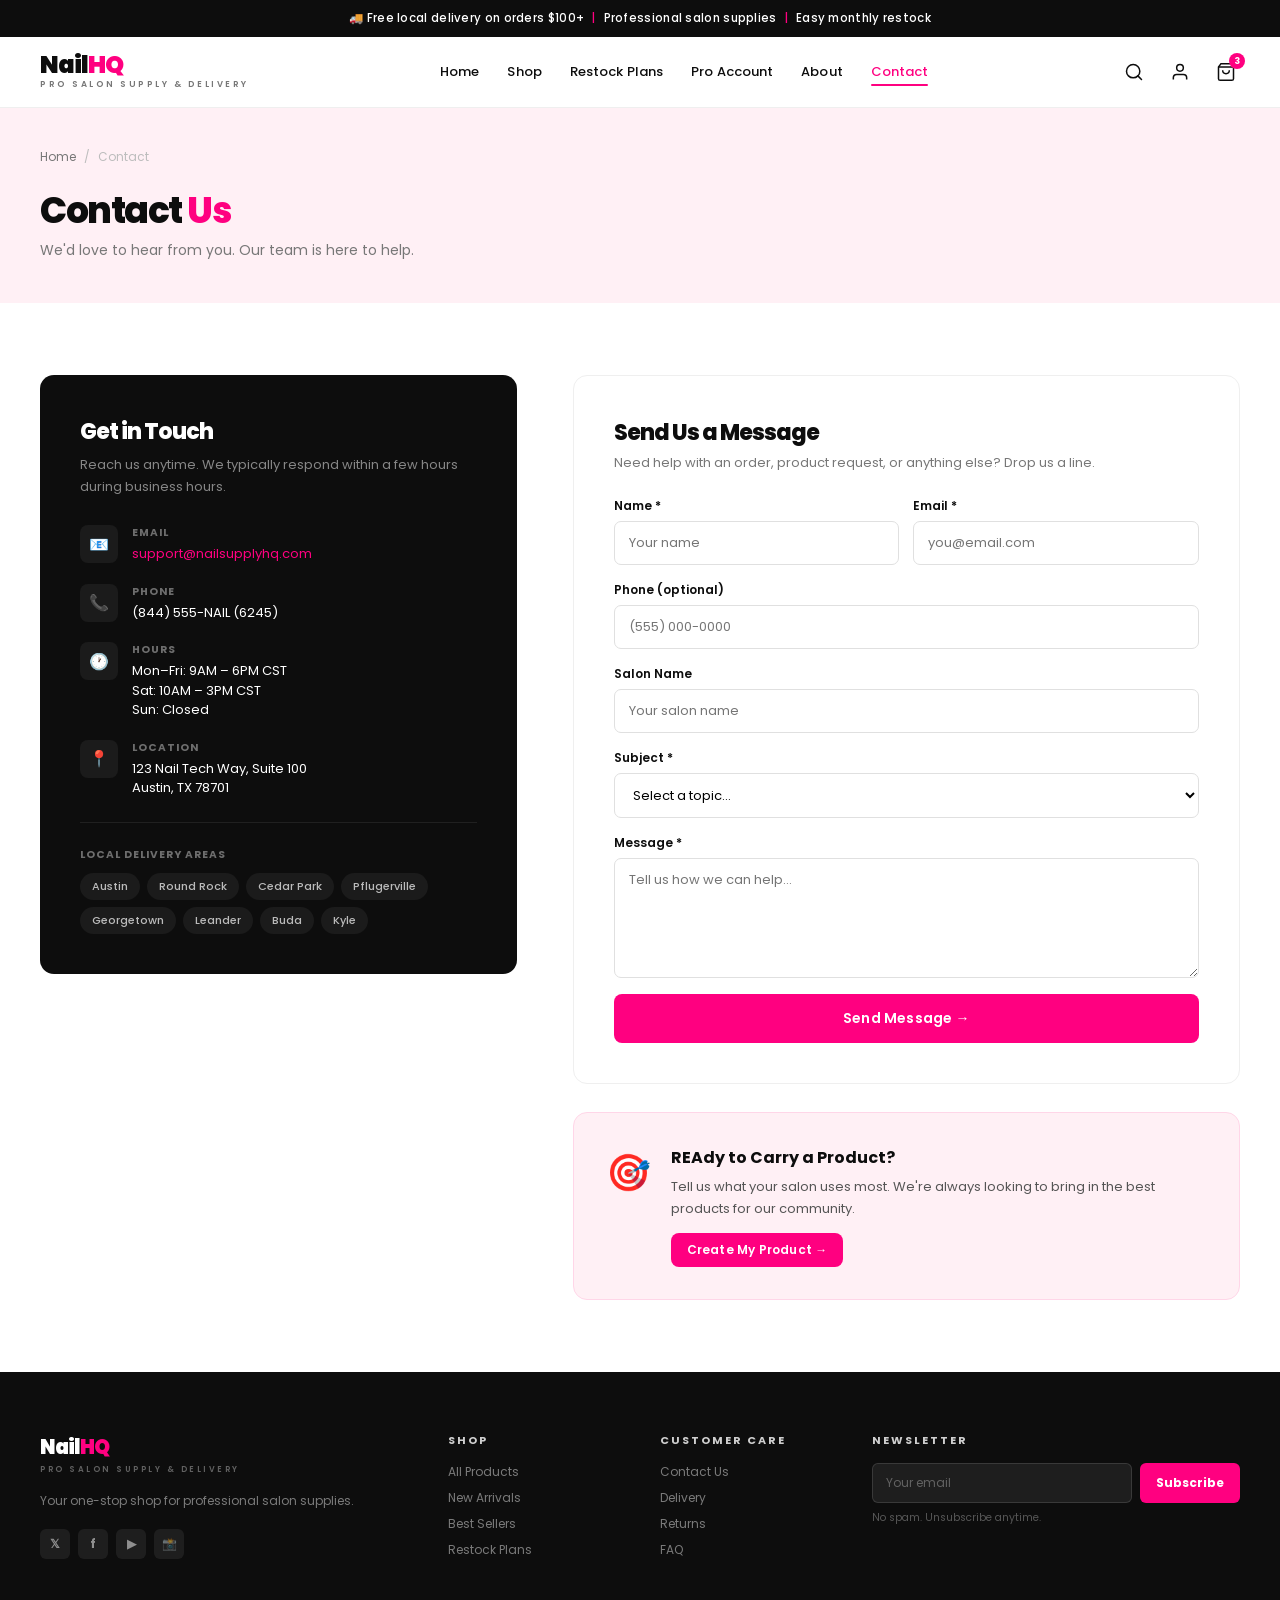
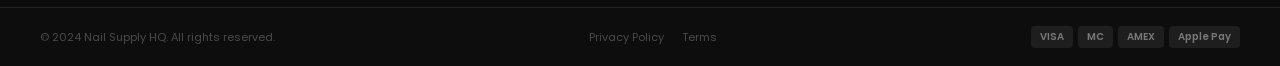
<file: contact.html>
<!DOCTYPE html>
<html lang="en">
<head>
<meta charset="UTF-8"><meta name="viewport" content="width=device-width, initial-scale=1.0">
<title>Contact – Nail Supply HQ</title>
<link rel="stylesheet" href="shared.css">
<style>
.contact-layout{display:grid;grid-template-columns:1fr 1.4fr;gap:56px;align-items:start}
.contact-info-card{background:var(--black);border-radius:var(--radius-lg);padding:40px;position:sticky;top:90px}
.cic-title{font-size:22px;font-weight:800;letter-spacing:-1px;color:white;margin-bottom:6px}
.cic-sub{font-size:13px;color:rgba(255,255,255,.5);line-height:1.65;margin-bottom:28px}
.contact-detail{display:flex;align-items:flex-start;gap:14px;margin-bottom:20px}
.cd-icon{width:38px;height:38px;border-radius:8px;background:rgba(255,255,255,.06);display:flex;align-items:center;justify-content:center;font-size:16px;flex-shrink:0}
.cd-label{font-size:10.5px;font-weight:700;letter-spacing:1px;text-transform:uppercase;color:rgba(255,255,255,.4);margin-bottom:3px}
.cd-value{font-size:13px;color:white;line-height:1.5}
.cd-value a{color:var(--pink)}
.contact-divider{height:1px;background:rgba(255,255,255,.08);margin:24px 0}
.area-chips{display:flex;flex-wrap:wrap;gap:7px;margin-top:10px}
.area-chip{background:rgba(255,255,255,.06);color:rgba(255,255,255,.7);font-size:11px;font-weight:500;padding:5px 12px;border-radius:20px}
.contact-form-card{background:white;border:1px solid var(--gray-200);border-radius:var(--radius-lg);padding:40px}
.product-request-card{background:var(--blush);border:1px solid var(--blush-mid);border-radius:var(--radius-lg);padding:32px;margin-top:28px;display:flex;align-items:flex-start;gap:20px}
.prc-icon{font-size:36px;flex-shrink:0}
.prc-title{font-size:16px;font-weight:700;margin-bottom:6px}
.prc-desc{font-size:13px;color:#555;line-height:1.65;margin-bottom:14px}
</style>
</head>
<body>
<div class="announce-bar">🚚 Free local delivery on orders $100+<span>|</span>Professional salon supplies<span>|</span>Easy monthly restock</div>
<header class="site-header">
  <div class="header-wrap">
    <a href="index.html" class="logo"><div class="logo-mark">Nail<em>HQ</em></div><div class="logo-tag">Pro Salon Supply &amp; Delivery</div></a>
    <nav class="main-nav"><a href="index.html">Home</a><a href="shop.html">Shop</a><a href="restock-plans.html">Restock Plans</a><a href="pro-account.html">Pro Account</a><a href="about.html">About</a><a href="contact.html" class="active">Contact</a></nav>
    <div class="header-right"><button class="icon-btn"><svg viewBox="0 0 24 24"><circle cx="11" cy="11" r="8"/><path d="m21 21-4.35-4.35" stroke-linecap="round"/></svg></button><button class="icon-btn"><svg viewBox="0 0 24 24"><path d="M20 21v-2a4 4 0 0 0-4-4H8a4 4 0 0 0-4 4v2"/><circle cx="12" cy="7" r="4"/></svg></button><div class="cart-wrap"><button class="icon-btn"><svg viewBox="0 0 24 24"><path d="M6 2 3 6v14a2 2 0 0 0 2 2h14a2 2 0 0 0 2-2V6l-3-4z"/><line x1="3" y1="6" x2="21" y2="6"/><path d="M16 10a4 4 0 0 1-8 0"/></svg></button><span class="cart-badge">3</span></div></div>
  </div>
</header>

<div class="page-hero-sm">
  <div class="page-wrap">
    <div class="breadcrumb"><a href="index.html">Home</a><span>/</span><span>Contact</span></div>
    <h1 class="sec-title">Contact <span>Us</span></h1>
    <p class="sec-sub">We'd love to hear from you. Our team is here to help.</p>
  </div>
</div>

<section class="padded">
  <div class="page-wrap">
    <div class="contact-layout">
      <!-- INFO CARD -->
      <div>
        <div class="contact-info-card">
          <div class="cic-title">Get in Touch</div>
          <div class="cic-sub">Reach us anytime. We typically respond within a few hours during business hours.</div>
          <div class="contact-detail"><div class="cd-icon">📧</div><div><div class="cd-label">Email</div><div class="cd-value"><a href="mailto:support@nailsupplyhq.com">support@nailsupplyhq.com</a></div></div></div>
          <div class="contact-detail"><div class="cd-icon">📞</div><div><div class="cd-label">Phone</div><div class="cd-value">(844) 555-NAIL (6245)</div></div></div>
          <div class="contact-detail"><div class="cd-icon">🕐</div><div><div class="cd-label">Hours</div><div class="cd-value">Mon–Fri: 9AM – 6PM CST<br>Sat: 10AM – 3PM CST<br>Sun: Closed</div></div></div>
          <div class="contact-detail"><div class="cd-icon">📍</div><div><div class="cd-label">Location</div><div class="cd-value">123 Nail Tech Way, Suite 100<br>Austin, TX 78701</div></div></div>
          <div class="contact-divider"></div>
          <div><div class="cd-label" style="color:rgba(255,255,255,.4)">Local Delivery Areas</div>
          <div class="area-chips" style="margin-top:10px">
            <span class="area-chip">Austin</span><span class="area-chip">Round Rock</span><span class="area-chip">Cedar Park</span><span class="area-chip">Pflugerville</span><span class="area-chip">Georgetown</span><span class="area-chip">Leander</span><span class="area-chip">Buda</span><span class="area-chip">Kyle</span>
          </div></div>
        </div>
      </div>

      <!-- FORM -->
      <div>
        <div class="contact-form-card">
          <div style="margin-bottom:24px">
            <h2 style="font-size:22px;font-weight:800;letter-spacing:-1px;margin-bottom:4px">Send Us a Message</h2>
            <p style="font-size:13px;color:var(--gray-text)">Need help with an order, product request, or anything else? Drop us a line.</p>
          </div>
          <div class="form-grid-2" style="display:grid;grid-template-columns:1fr 1fr;gap:14px">
            <div class="form-group"><label class="form-label">Name *</label><input type="text" class="form-input" placeholder="Your name"></div>
            <div class="form-group"><label class="form-label">Email *</label><input type="email" class="form-input" placeholder="you@email.com"></div>
          </div>
          <div class="form-group"><label class="form-label">Phone (optional)</label><input type="tel" class="form-input" placeholder="(555) 000-0000"></div>
          <div class="form-group"><label class="form-label">Salon Name</label><input type="text" class="form-input" placeholder="Your salon name"></div>
          <div class="form-group"><label class="form-label">Subject *</label><select class="form-select"><option value="">Select a topic…</option><option>Order question</option><option>Product availability</option><option>Delivery inquiry</option><option>Restock plan</option><option>Pro account</option><option>Wholesale inquiry</option><option>Product request</option><option>Other</option></select></div>
          <div class="form-group"><label class="form-label">Message *</label><textarea class="form-textarea" placeholder="Tell us how we can help…" style="min-height:120px"></textarea></div>
          <button class="btn btn-pink btn-full" style="font-size:14px;padding:14px">Send Message →</button>
        </div>

        <!-- PRODUCT REQUEST -->
        <div class="product-request-card">
          <div class="prc-icon">🎯</div>
          <div>
            <div class="prc-title">REAdy to Carry a Product?</div>
            <div class="prc-desc">Tell us what your salon uses most. We're always looking to bring in the best products for our community.</div>
            <a href="#" class="btn btn-pink btn-sm">Create My Product →</a>
          </div>
        </div>
      </div>
    </div>
  </div>
</section>

<footer class="site-footer">
  <div class="footer-main">
    <div><div class="footer-brand-logo">Nail<em>HQ</em></div><span class="footer-brand-tag">Pro Salon Supply &amp; Delivery</span><p class="footer-desc">Your one-stop shop for professional salon supplies.</p><div class="footer-socials"><button class="social-btn">𝕏</button><button class="social-btn">f</button><button class="social-btn">▶</button><button class="social-btn">📸</button></div></div>
    <div><div class="footer-col-hd">Shop</div><div class="footer-links"><a href="shop.html">All Products</a><a href="new-arrivals.html">New Arrivals</a><a href="shop.html">Best Sellers</a><a href="restock-plans.html">Restock Plans</a></div></div>
    <div><div class="footer-col-hd">Customer Care</div><div class="footer-links"><a href="contact.html">Contact Us</a><a href="local-delivery.html">Delivery</a><a href="#">Returns</a><a href="#">FAQ</a></div></div>
    <div><div class="footer-col-hd">Newsletter</div><div class="nl-input-row"><input type="email" class="nl-input" placeholder="Your email"><button class="nl-btn">Subscribe</button></div><div class="nl-note">No spam. Unsubscribe anytime.</div></div>
  </div>
  <div class="footer-bottom"><div class="footer-bottom-copy">© 2024 Nail Supply HQ. All rights reserved.</div><div class="footer-bottom-links"><a href="#">Privacy Policy</a><a href="#">Terms</a></div><div class="pay-icons"><span class="pay-pill">VISA</span><span class="pay-pill">MC</span><span class="pay-pill">AMEX</span><span class="pay-pill">Apple Pay</span></div></div>
</footer>
</body>
</html>
</file>
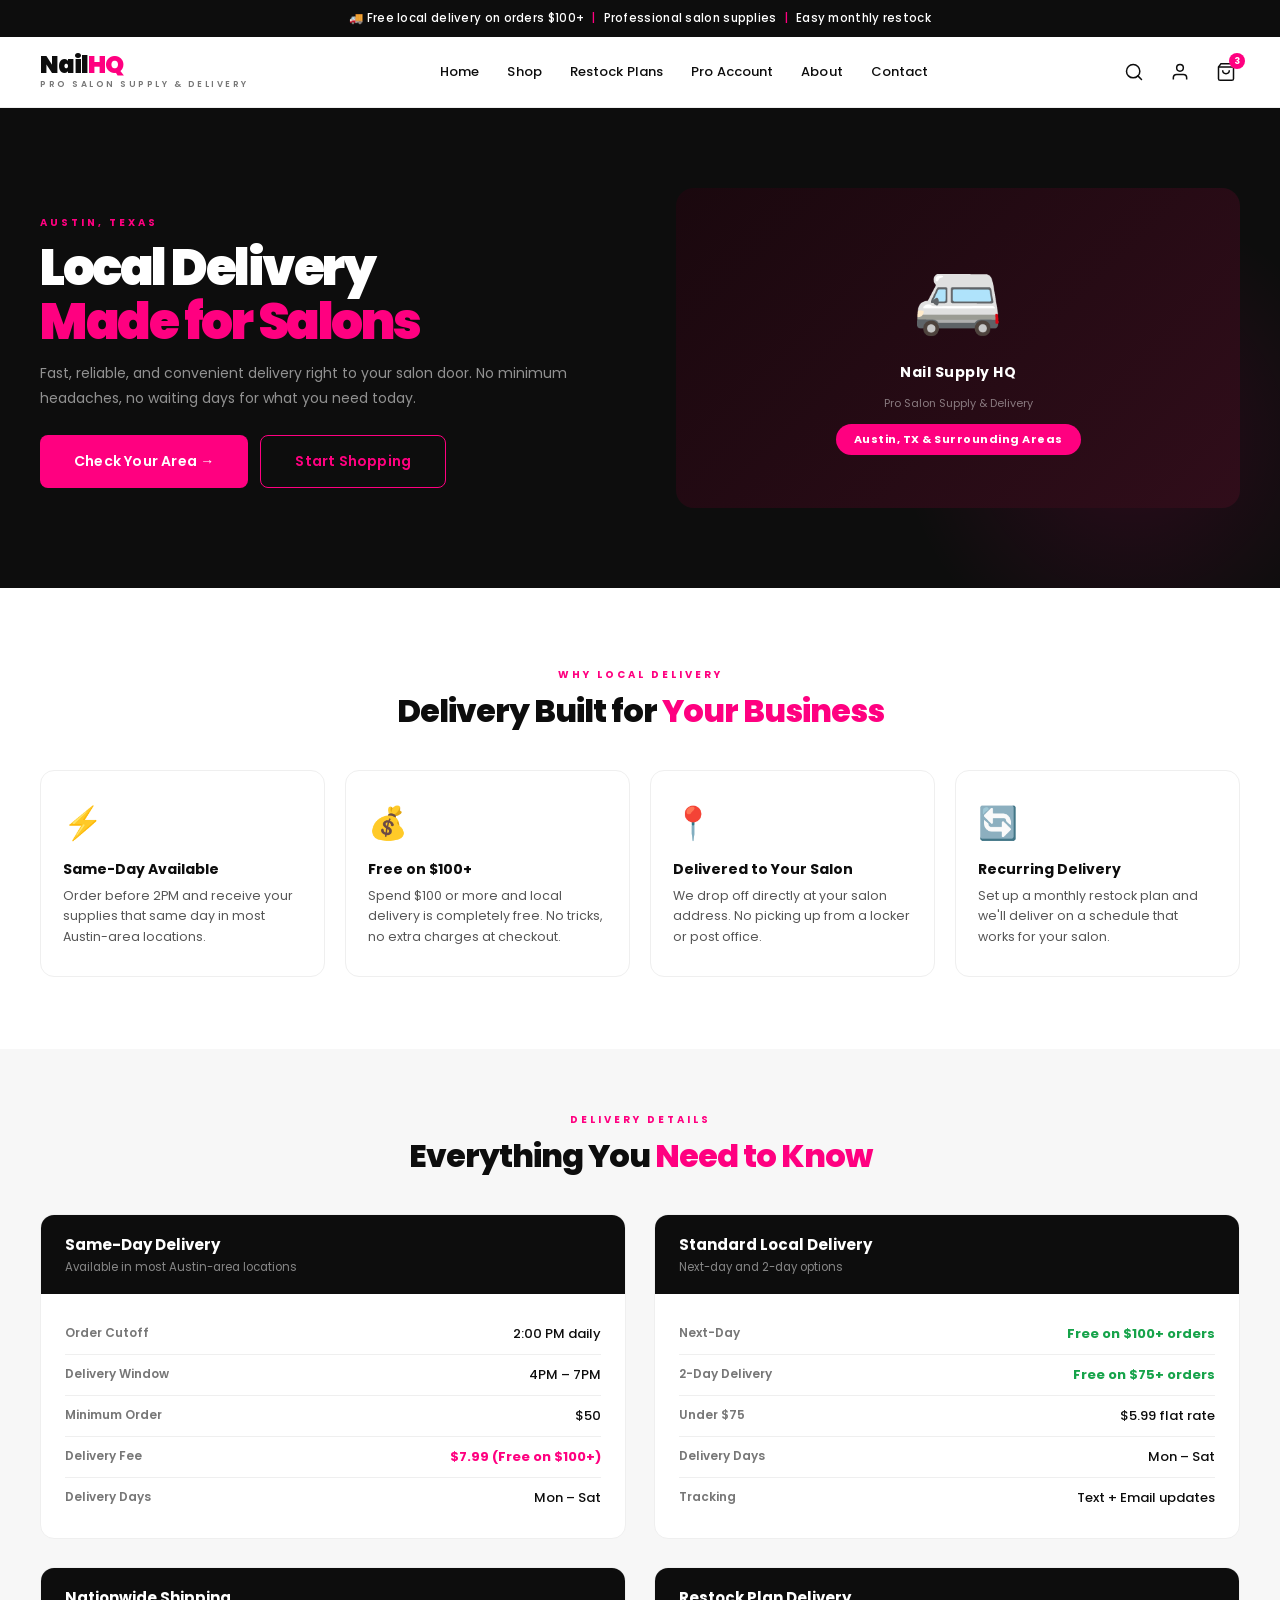
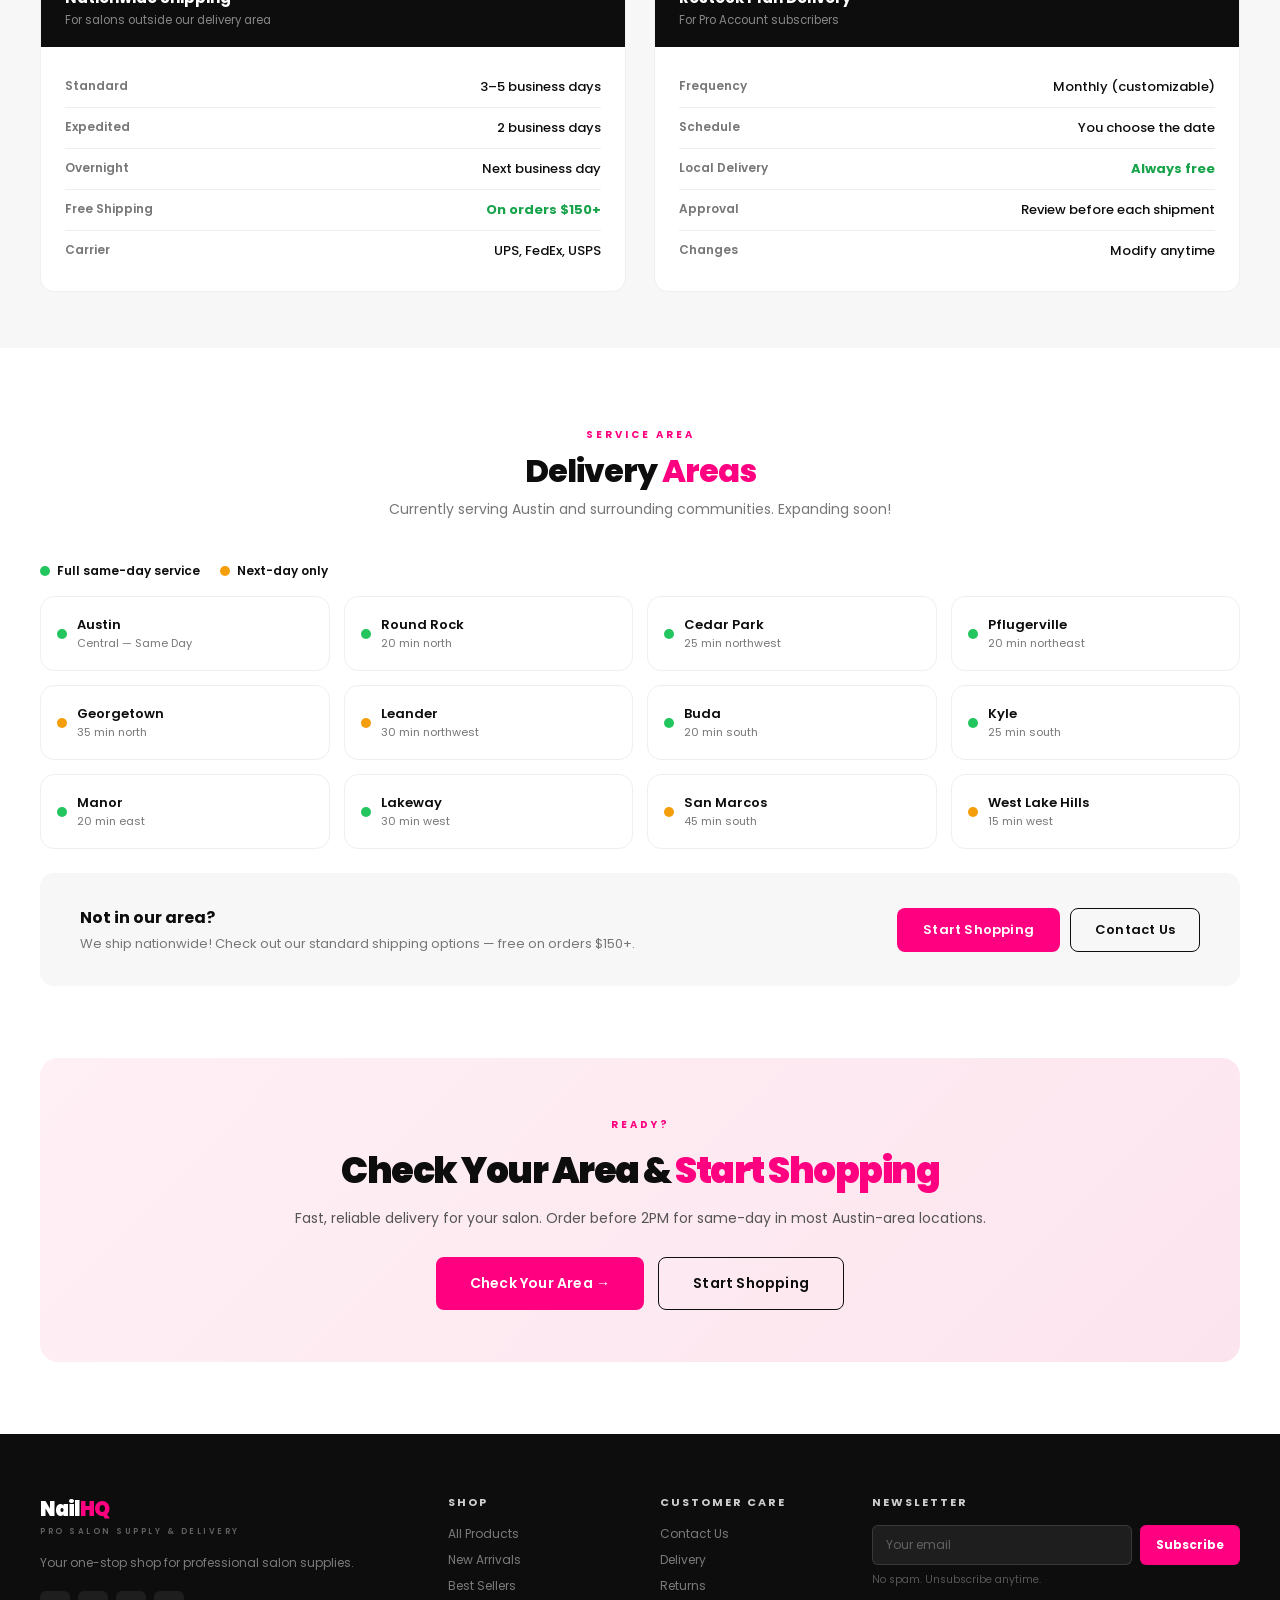
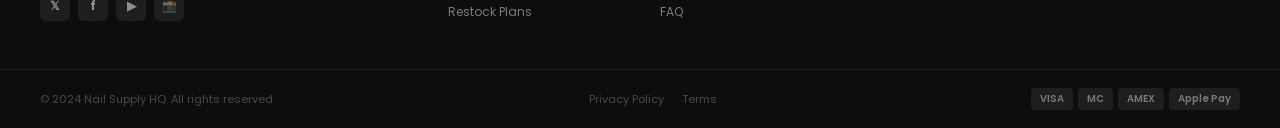
<file: local-delivery.html>
<!DOCTYPE html>
<html lang="en">
<head>
<meta charset="UTF-8"><meta name="viewport" content="width=device-width, initial-scale=1.0">
<title>Local Delivery – Nail Supply HQ</title>
<link rel="stylesheet" href="shared.css">
<style>
.ld-hero{background:var(--black);padding:80px 0;position:relative;overflow:hidden}
.ld-hero::before{content:'';position:absolute;right:-100px;bottom:-100px;width:500px;height:500px;border-radius:50%;background:radial-gradient(circle,rgba(255,0,128,.12),transparent 65%)}
.ld-hero-wrap{max-width:1360px;margin:0 auto;padding:0 40px;display:grid;grid-template-columns:1fr 1fr;align-items:center;gap:72px}
.ld-hero h1{font-size:50px;font-weight:900;letter-spacing:-2.5px;line-height:1.08;color:white;margin-bottom:12px}
.ld-hero h1 span{color:var(--pink)}
.ld-hero p{font-size:14px;color:rgba(255,255,255,.55);line-height:1.8;margin-bottom:24px}
.ld-hero-visual{background:linear-gradient(135deg,#1a080e,#300d1a);border-radius:18px;height:320px;display:flex;align-items:center;justify-content:center;flex-direction:column;gap:12px;position:relative;z-index:2}
.ldv-van{font-size:72px}
.ldv-text{font-size:14px;font-weight:700;color:white;letter-spacing:.5px}
.ldv-sub{font-size:11px;color:rgba(255,255,255,.45)}
.ldv-badge{background:var(--pink);color:white;font-size:11px;font-weight:700;padding:7px 18px;border-radius:22px;letter-spacing:.5px}
.benefits-row{display:grid;grid-template-columns:repeat(4,1fr);gap:20px}
.benefit-box{background:white;border:1px solid var(--gray-200);border-radius:var(--radius-lg);padding:28px 22px;transition:all .2s}
.benefit-box:hover{border-color:var(--pink);box-shadow:0 4px 24px rgba(255,0,128,.08)}
.bb-icon{font-size:32px;margin-bottom:12px}
.bb-title{font-size:14px;font-weight:700;margin-bottom:6px}
.bb-desc{font-size:12.5px;color:#555;line-height:1.65}
.delivery-details-grid{display:grid;grid-template-columns:1fr 1fr;gap:28px}
.dd-card{background:white;border:1px solid var(--gray-200);border-radius:var(--radius-lg);overflow:hidden}
.dd-card-head{background:var(--black);padding:18px 24px}
.dd-card-head h3{font-size:15px;font-weight:700;color:white}
.dd-card-head p{font-size:11.5px;color:rgba(255,255,255,.5);margin-top:3px}
.dd-card-body{padding:20px 24px}
.dd-row{display:flex;align-items:flex-start;justify-content:space-between;padding:10px 0;border-bottom:1px solid var(--gray-200);gap:20px}
.dd-row:last-child{border-bottom:none}
.dd-label{font-size:12px;font-weight:600;color:var(--gray-text);flex-shrink:0}
.dd-value{font-size:13px;font-weight:500;color:var(--black);text-align:right}
.dd-value.green{color:#16a34a;font-weight:700}
.dd-value.pink{color:var(--pink);font-weight:700}
.areas-grid{display:grid;grid-template-columns:repeat(4,1fr);gap:14px}
.area-card{background:white;border:1px solid var(--gray-200);border-radius:var(--radius-lg);padding:18px 16px;display:flex;align-items:center;gap:10px}
.area-dot{width:10px;height:10px;border-radius:50%;background:#22c55e;flex-shrink:0}
.area-dot.limited{background:#f59e0b}
.area-name{font-size:13px;font-weight:600}
.area-distance{font-size:11px;color:var(--gray-text)}
.not-in-area{background:var(--gray-100);border-radius:var(--radius-lg);padding:32px 40px;display:flex;align-items:center;justify-content:space-between;gap:24px;margin-top:24px}
.nia-title{font-size:16px;font-weight:700;margin-bottom:4px}
.nia-desc{font-size:13px;color:var(--gray-text)}
.ld-final-cta{background:linear-gradient(135deg,#fff0f5,#fce4ee);border-radius:18px;padding:52px;text-align:center}
.ld-final-cta h2{font-size:36px;font-weight:900;letter-spacing:-1.5px;margin-bottom:10px}
.ld-final-cta h2 span{color:var(--pink)}
.ld-final-cta p{font-size:14px;color:#555;margin-bottom:28px}
</style>
</head>
<body>
<div class="announce-bar">🚚 Free local delivery on orders $100+<span>|</span>Professional salon supplies<span>|</span>Easy monthly restock</div>
<header class="site-header">
  <div class="header-wrap">
    <a href="index.html" class="logo"><div class="logo-mark">Nail<em>HQ</em></div><div class="logo-tag">Pro Salon Supply &amp; Delivery</div></a>
    <nav class="main-nav"><a href="index.html">Home</a><a href="shop.html">Shop</a><a href="restock-plans.html">Restock Plans</a><a href="pro-account.html">Pro Account</a><a href="about.html">About</a><a href="contact.html">Contact</a></nav>
    <div class="header-right"><button class="icon-btn"><svg viewBox="0 0 24 24"><circle cx="11" cy="11" r="8"/><path d="m21 21-4.35-4.35" stroke-linecap="round"/></svg></button><button class="icon-btn"><svg viewBox="0 0 24 24"><path d="M20 21v-2a4 4 0 0 0-4-4H8a4 4 0 0 0-4 4v2"/><circle cx="12" cy="7" r="4"/></svg></button><div class="cart-wrap"><button class="icon-btn"><svg viewBox="0 0 24 24"><path d="M6 2 3 6v14a2 2 0 0 0 2 2h14a2 2 0 0 0 2-2V6l-3-4z"/><line x1="3" y1="6" x2="21" y2="6"/><path d="M16 10a4 4 0 0 1-8 0"/></svg></button><span class="cart-badge">3</span></div></div>
  </div>
</header>

<!-- HERO -->
<div class="ld-hero">
  <div class="ld-hero-wrap">
    <div style="position:relative;z-index:2">
      <div class="sec-label" style="color:var(--pink)">Austin, Texas</div>
      <h1>Local Delivery<br><span>Made for Salons</span></h1>
      <p>Fast, reliable, and convenient delivery right to your salon door. No minimum headaches, no waiting days for what you need today.</p>
      <div style="display:flex;gap:12px;flex-wrap:wrap">
        <a href="contact.html" class="btn btn-pink btn-lg">Check Your Area →</a>
        <a href="shop.html" class="btn btn-outline-pink btn-lg">Start Shopping</a>
      </div>
    </div>
    <div class="ld-hero-visual">
      <div class="ldv-van">🚐</div>
      <div class="ldv-text">Nail Supply HQ</div>
      <div class="ldv-sub">Pro Salon Supply &amp; Delivery</div>
      <div class="ldv-badge">Austin, TX &amp; Surrounding Areas</div>
    </div>
  </div>
</div>

<!-- BENEFITS -->
<section class="padded">
  <div class="page-wrap">
    <div style="text-align:center;margin-bottom:40px">
      <div class="sec-label">Why Local Delivery</div>
      <h2 class="sec-title">Delivery Built for <span>Your Business</span></h2>
    </div>
    <div class="benefits-row">
      <div class="benefit-box"><div class="bb-icon">⚡</div><div class="bb-title">Same-Day Available</div><div class="bb-desc">Order before 2PM and receive your supplies that same day in most Austin-area locations.</div></div>
      <div class="benefit-box"><div class="bb-icon">💰</div><div class="bb-title">Free on $100+</div><div class="bb-desc">Spend $100 or more and local delivery is completely free. No tricks, no extra charges at checkout.</div></div>
      <div class="benefit-box"><div class="bb-icon">📍</div><div class="bb-title">Delivered to Your Salon</div><div class="bb-desc">We drop off directly at your salon address. No picking up from a locker or post office.</div></div>
      <div class="benefit-box"><div class="bb-icon">🔄</div><div class="bb-title">Recurring Delivery</div><div class="bb-desc">Set up a monthly restock plan and we'll deliver on a schedule that works for your salon.</div></div>
    </div>
  </div>
</section>

<!-- DELIVERY DETAILS -->
<section class="padded" style="background:var(--gray-100);padding-top:56px;padding-bottom:56px">
  <div class="page-wrap">
    <div style="text-align:center;margin-bottom:40px">
      <div class="sec-label">Delivery Details</div>
      <h2 class="sec-title">Everything You <span>Need to Know</span></h2>
    </div>
    <div class="delivery-details-grid">
      <div class="dd-card">
        <div class="dd-card-head"><h3>Same-Day Delivery</h3><p>Available in most Austin-area locations</p></div>
        <div class="dd-card-body">
          <div class="dd-row"><span class="dd-label">Order Cutoff</span><span class="dd-value">2:00 PM daily</span></div>
          <div class="dd-row"><span class="dd-label">Delivery Window</span><span class="dd-value">4PM – 7PM</span></div>
          <div class="dd-row"><span class="dd-label">Minimum Order</span><span class="dd-value">$50</span></div>
          <div class="dd-row"><span class="dd-label">Delivery Fee</span><span class="dd-value pink">$7.99 (Free on $100+)</span></div>
          <div class="dd-row"><span class="dd-label">Delivery Days</span><span class="dd-value">Mon – Sat</span></div>
        </div>
      </div>
      <div class="dd-card">
        <div class="dd-card-head"><h3>Standard Local Delivery</h3><p>Next-day and 2-day options</p></div>
        <div class="dd-card-body">
          <div class="dd-row"><span class="dd-label">Next-Day</span><span class="dd-value green">Free on $100+ orders</span></div>
          <div class="dd-row"><span class="dd-label">2-Day Delivery</span><span class="dd-value green">Free on $75+ orders</span></div>
          <div class="dd-row"><span class="dd-label">Under $75</span><span class="dd-value">$5.99 flat rate</span></div>
          <div class="dd-row"><span class="dd-label">Delivery Days</span><span class="dd-value">Mon – Sat</span></div>
          <div class="dd-row"><span class="dd-label">Tracking</span><span class="dd-value">Text + Email updates</span></div>
        </div>
      </div>
      <div class="dd-card">
        <div class="dd-card-head"><h3>Nationwide Shipping</h3><p>For salons outside our delivery area</p></div>
        <div class="dd-card-body">
          <div class="dd-row"><span class="dd-label">Standard</span><span class="dd-value">3–5 business days</span></div>
          <div class="dd-row"><span class="dd-label">Expedited</span><span class="dd-value">2 business days</span></div>
          <div class="dd-row"><span class="dd-label">Overnight</span><span class="dd-value">Next business day</span></div>
          <div class="dd-row"><span class="dd-label">Free Shipping</span><span class="dd-value green">On orders $150+</span></div>
          <div class="dd-row"><span class="dd-label">Carrier</span><span class="dd-value">UPS, FedEx, USPS</span></div>
        </div>
      </div>
      <div class="dd-card">
        <div class="dd-card-head"><h3>Restock Plan Delivery</h3><p>For Pro Account subscribers</p></div>
        <div class="dd-card-body">
          <div class="dd-row"><span class="dd-label">Frequency</span><span class="dd-value">Monthly (customizable)</span></div>
          <div class="dd-row"><span class="dd-label">Schedule</span><span class="dd-value">You choose the date</span></div>
          <div class="dd-row"><span class="dd-label">Local Delivery</span><span class="dd-value green">Always free</span></div>
          <div class="dd-row"><span class="dd-label">Approval</span><span class="dd-value">Review before each shipment</span></div>
          <div class="dd-row"><span class="dd-label">Changes</span><span class="dd-value">Modify anytime</span></div>
        </div>
      </div>
    </div>
  </div>
</section>

<!-- SERVICE AREAS -->
<section class="padded">
  <div class="page-wrap">
    <div style="text-align:center;margin-bottom:40px">
      <div class="sec-label">Service Area</div>
      <h2 class="sec-title">Delivery <span>Areas</span></h2>
      <p class="sec-sub">Currently serving Austin and surrounding communities. Expanding soon!</p>
    </div>
    <div style="display:flex;align-items:center;gap:20px;margin-bottom:16px">
      <div style="display:flex;align-items:center;gap:7px;font-size:12px;font-weight:600"><span style="width:10px;height:10px;border-radius:50%;background:#22c55e;display:inline-block"></span>Full same-day service</div>
      <div style="display:flex;align-items:center;gap:7px;font-size:12px;font-weight:600"><span style="width:10px;height:10px;border-radius:50%;background:#f59e0b;display:inline-block"></span>Next-day only</div>
    </div>
    <div class="areas-grid">
      <div class="area-card"><span class="area-dot"></span><div><div class="area-name">Austin</div><div class="area-distance">Central — Same Day</div></div></div>
      <div class="area-card"><span class="area-dot"></span><div><div class="area-name">Round Rock</div><div class="area-distance">20 min north</div></div></div>
      <div class="area-card"><span class="area-dot"></span><div><div class="area-name">Cedar Park</div><div class="area-distance">25 min northwest</div></div></div>
      <div class="area-card"><span class="area-dot"></span><div><div class="area-name">Pflugerville</div><div class="area-distance">20 min northeast</div></div></div>
      <div class="area-card"><span class="area-dot limited"></span><div><div class="area-name">Georgetown</div><div class="area-distance">35 min north</div></div></div>
      <div class="area-card"><span class="area-dot limited"></span><div><div class="area-name">Leander</div><div class="area-distance">30 min northwest</div></div></div>
      <div class="area-card"><span class="area-dot"></span><div><div class="area-name">Buda</div><div class="area-distance">20 min south</div></div></div>
      <div class="area-card"><span class="area-dot"></span><div><div class="area-name">Kyle</div><div class="area-distance">25 min south</div></div></div>
      <div class="area-card"><span class="area-dot"></span><div><div class="area-name">Manor</div><div class="area-distance">20 min east</div></div></div>
      <div class="area-card"><span class="area-dot"></span><div><div class="area-name">Lakeway</div><div class="area-distance">30 min west</div></div></div>
      <div class="area-card"><span class="area-dot limited"></span><div><div class="area-name">San Marcos</div><div class="area-distance">45 min south</div></div></div>
      <div class="area-card"><span class="area-dot limited"></span><div><div class="area-name">West Lake Hills</div><div class="area-distance">15 min west</div></div></div>
    </div>

    <div class="not-in-area">
      <div>
        <div class="nia-title">Not in our area?</div>
        <div class="nia-desc">We ship nationwide! Check out our standard shipping options — free on orders $150+.</div>
      </div>
      <div style="display:flex;gap:10px">
        <a href="shop.html" class="btn btn-pink">Start Shopping</a>
        <a href="contact.html" class="btn btn-outline-black">Contact Us</a>
      </div>
    </div>
  </div>
</section>

<!-- FINAL CTA -->
<section style="padding:0 0 72px">
  <div class="page-wrap">
    <div class="ld-final-cta">
      <div class="sec-label">Ready?</div>
      <h2>Check Your Area &amp; <span>Start Shopping</span></h2>
      <p>Fast, reliable delivery for your salon. Order before 2PM for same-day in most Austin-area locations.</p>
      <div style="display:flex;gap:14px;justify-content:center;flex-wrap:wrap">
        <a href="contact.html" class="btn btn-pink btn-lg">Check Your Area →</a>
        <a href="shop.html" class="btn btn-outline-black btn-lg">Start Shopping</a>
      </div>
    </div>
  </div>
</section>

<footer class="site-footer">
  <div class="footer-main">
    <div><div class="footer-brand-logo">Nail<em>HQ</em></div><span class="footer-brand-tag">Pro Salon Supply &amp; Delivery</span><p class="footer-desc">Your one-stop shop for professional salon supplies.</p><div class="footer-socials"><button class="social-btn">𝕏</button><button class="social-btn">f</button><button class="social-btn">▶</button><button class="social-btn">📸</button></div></div>
    <div><div class="footer-col-hd">Shop</div><div class="footer-links"><a href="shop.html">All Products</a><a href="new-arrivals.html">New Arrivals</a><a href="shop.html">Best Sellers</a><a href="restock-plans.html">Restock Plans</a></div></div>
    <div><div class="footer-col-hd">Customer Care</div><div class="footer-links"><a href="contact.html">Contact Us</a><a href="local-delivery.html">Delivery</a><a href="#">Returns</a><a href="#">FAQ</a></div></div>
    <div><div class="footer-col-hd">Newsletter</div><div class="nl-input-row"><input type="email" class="nl-input" placeholder="Your email"><button class="nl-btn">Subscribe</button></div><div class="nl-note">No spam. Unsubscribe anytime.</div></div>
  </div>
  <div class="footer-bottom"><div class="footer-bottom-copy">© 2024 Nail Supply HQ. All rights reserved.</div><div class="footer-bottom-links"><a href="#">Privacy Policy</a><a href="#">Terms</a></div><div class="pay-icons"><span class="pay-pill">VISA</span><span class="pay-pill">MC</span><span class="pay-pill">AMEX</span><span class="pay-pill">Apple Pay</span></div></div>
</footer>
</body>
</html>
</file>
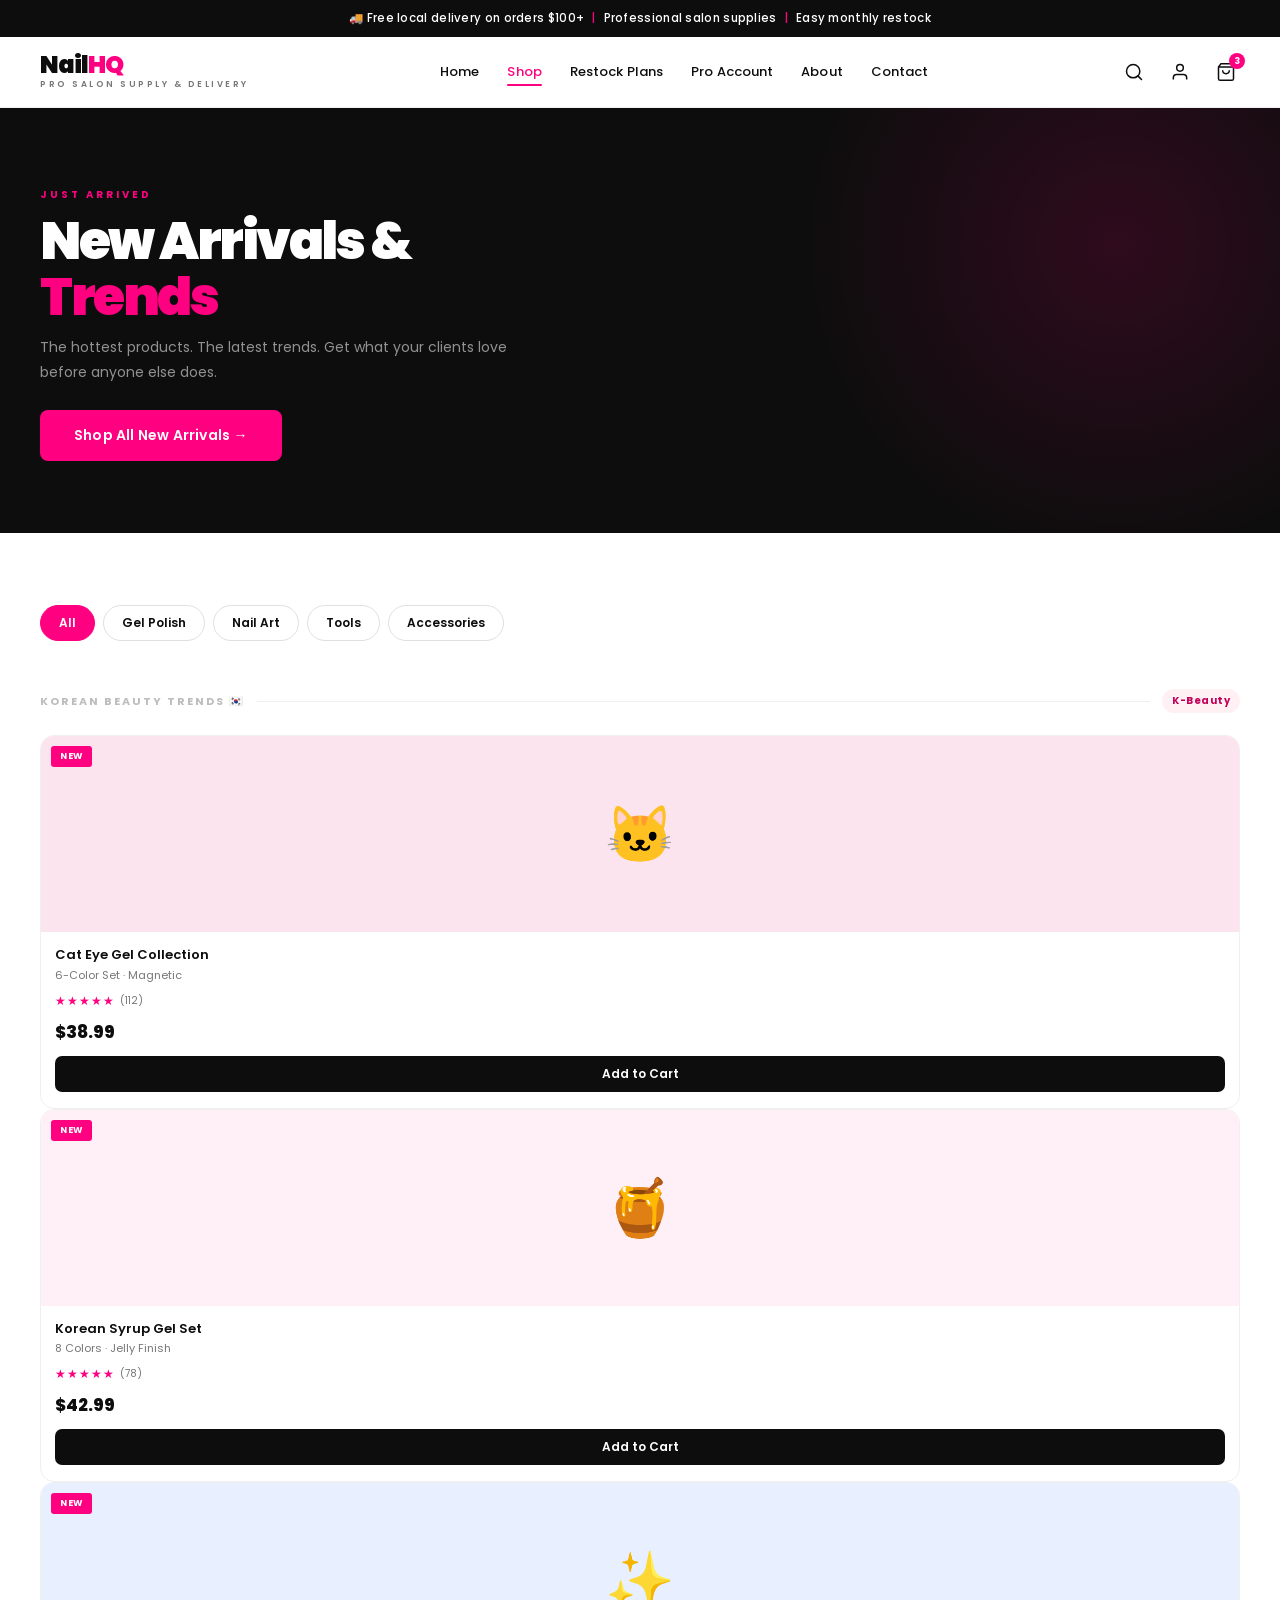
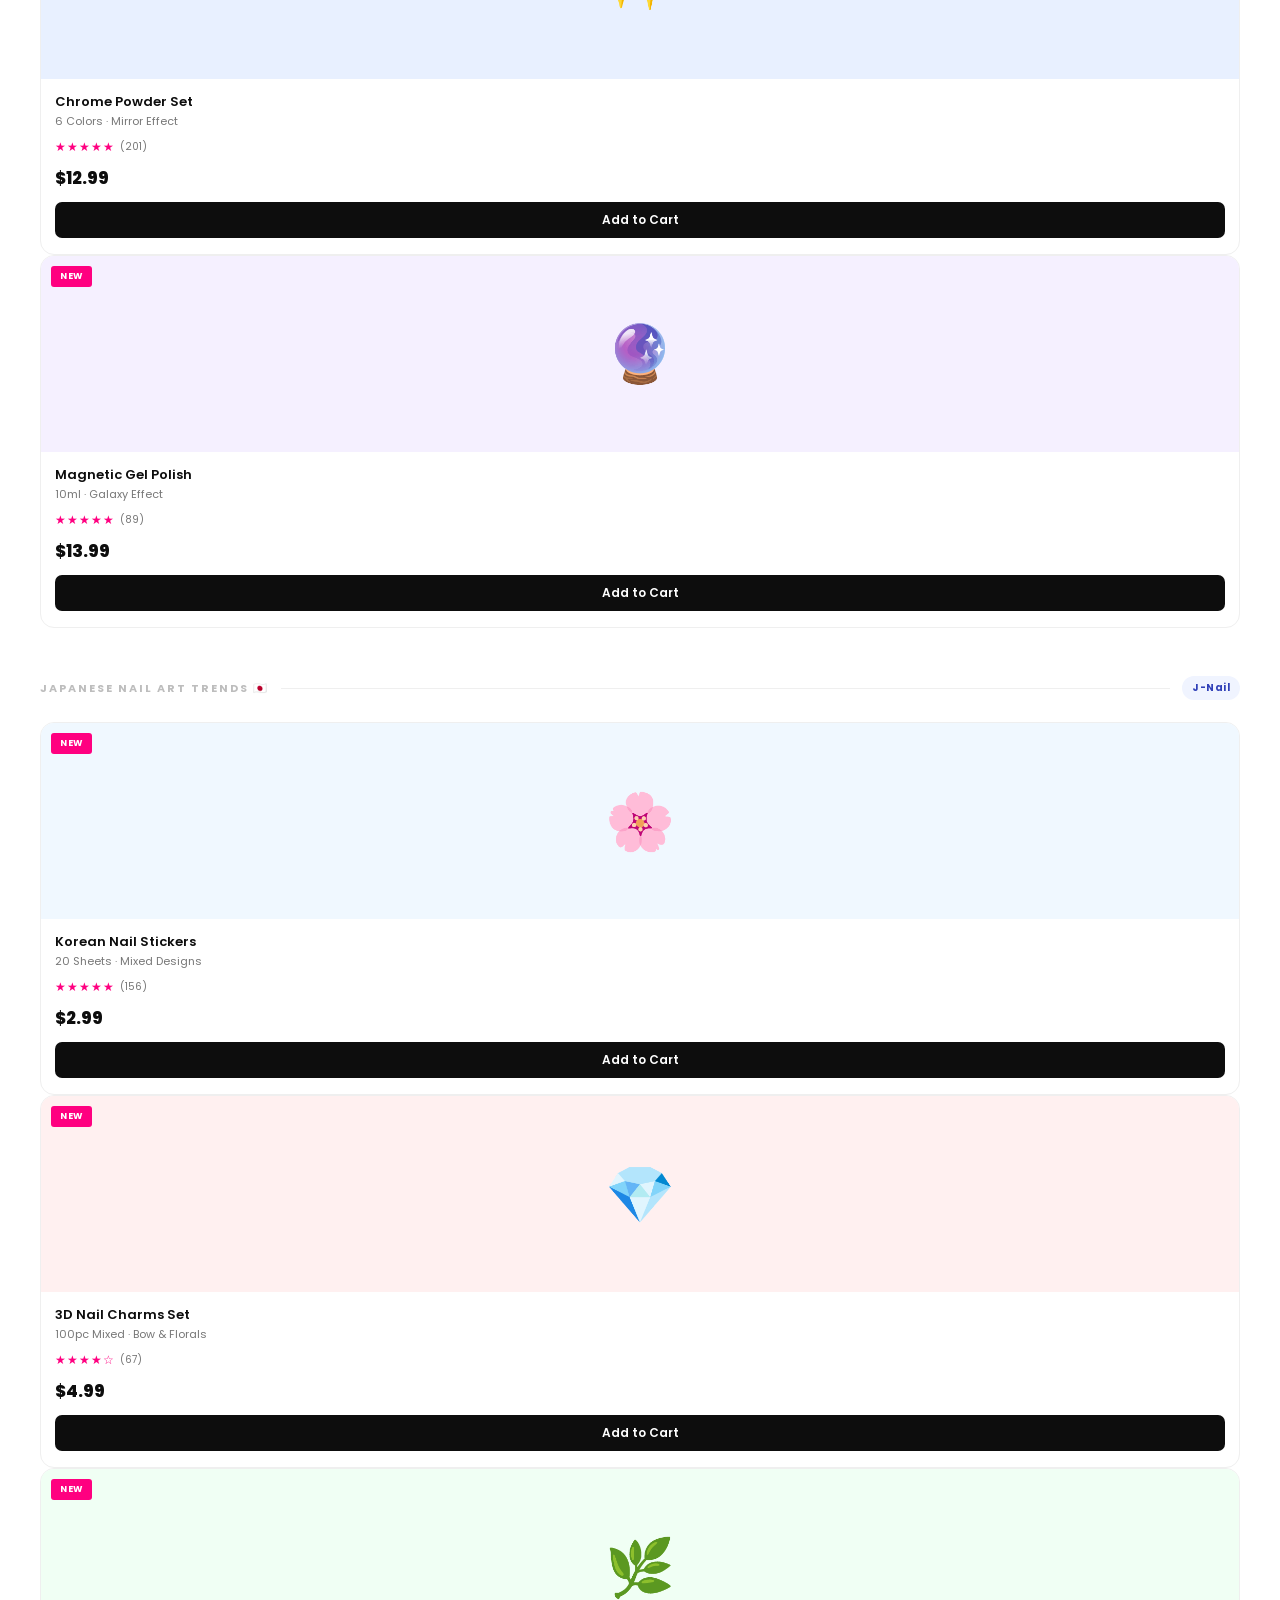
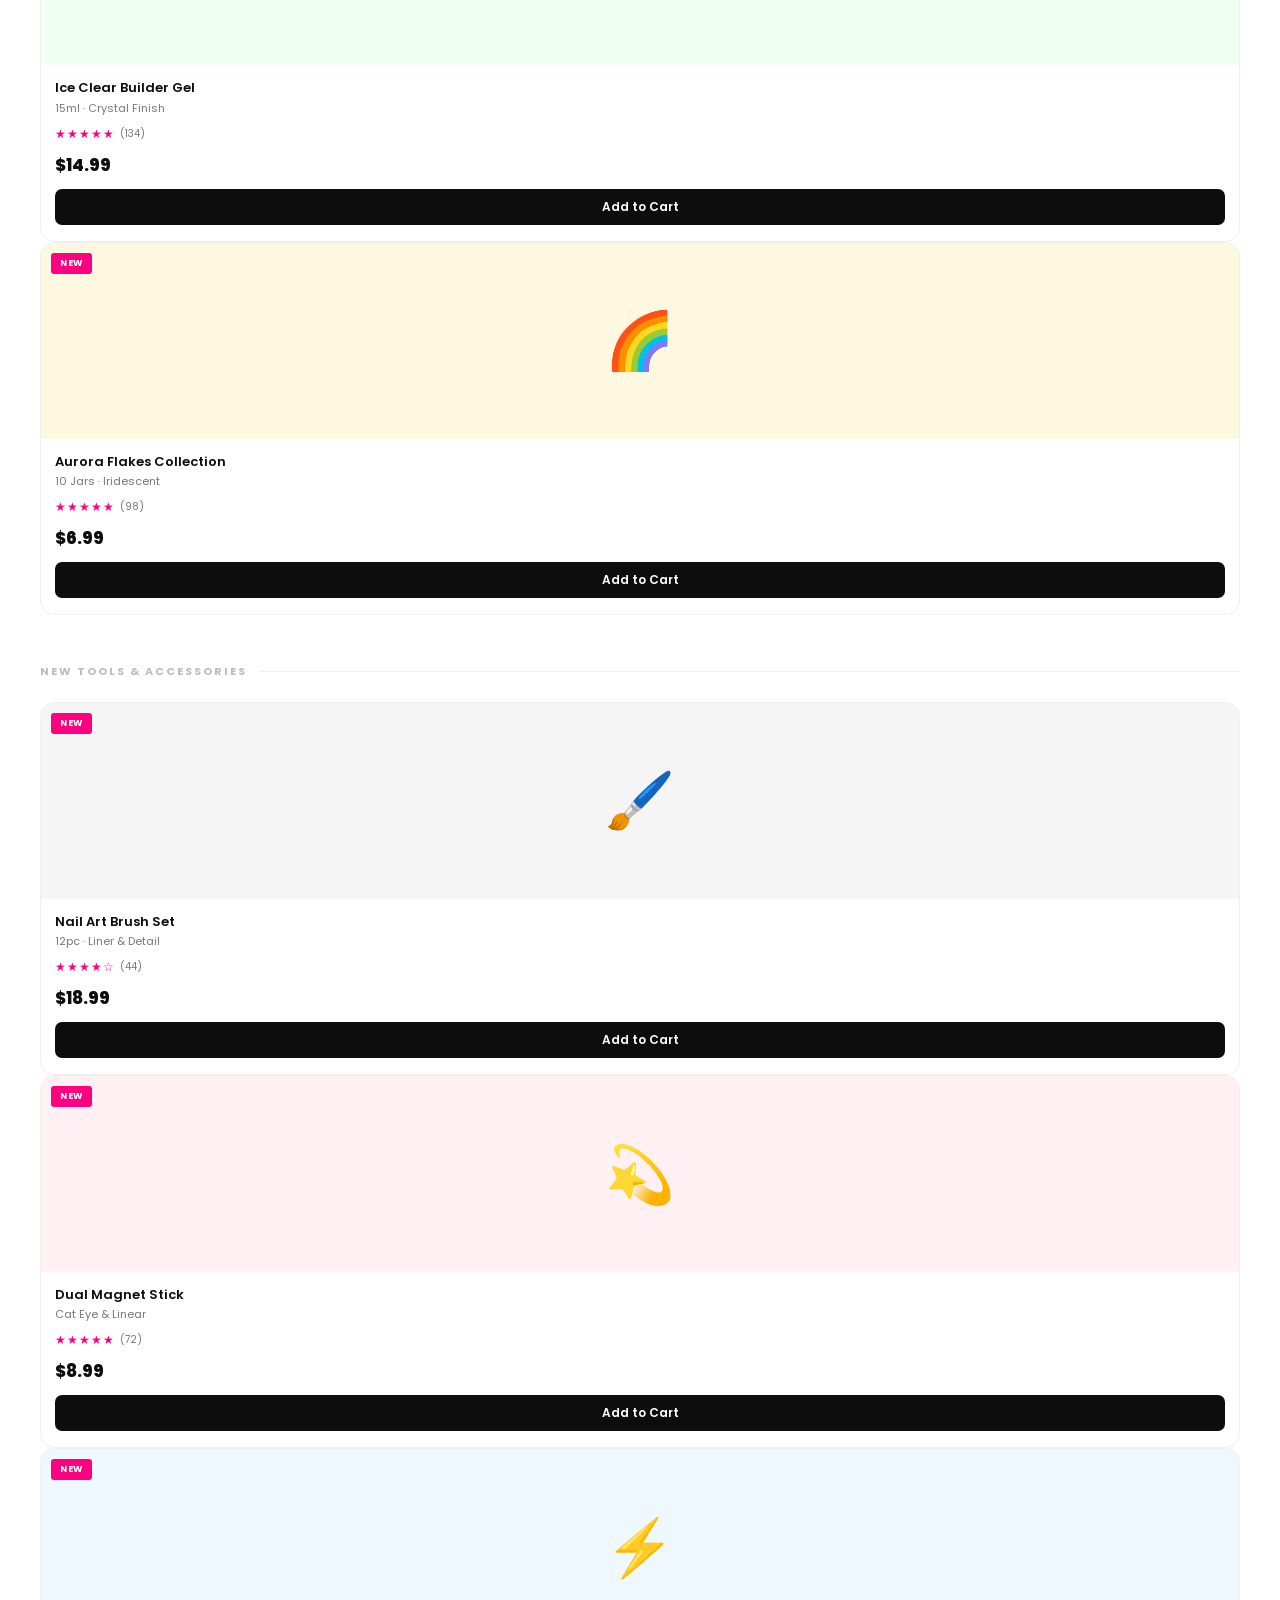
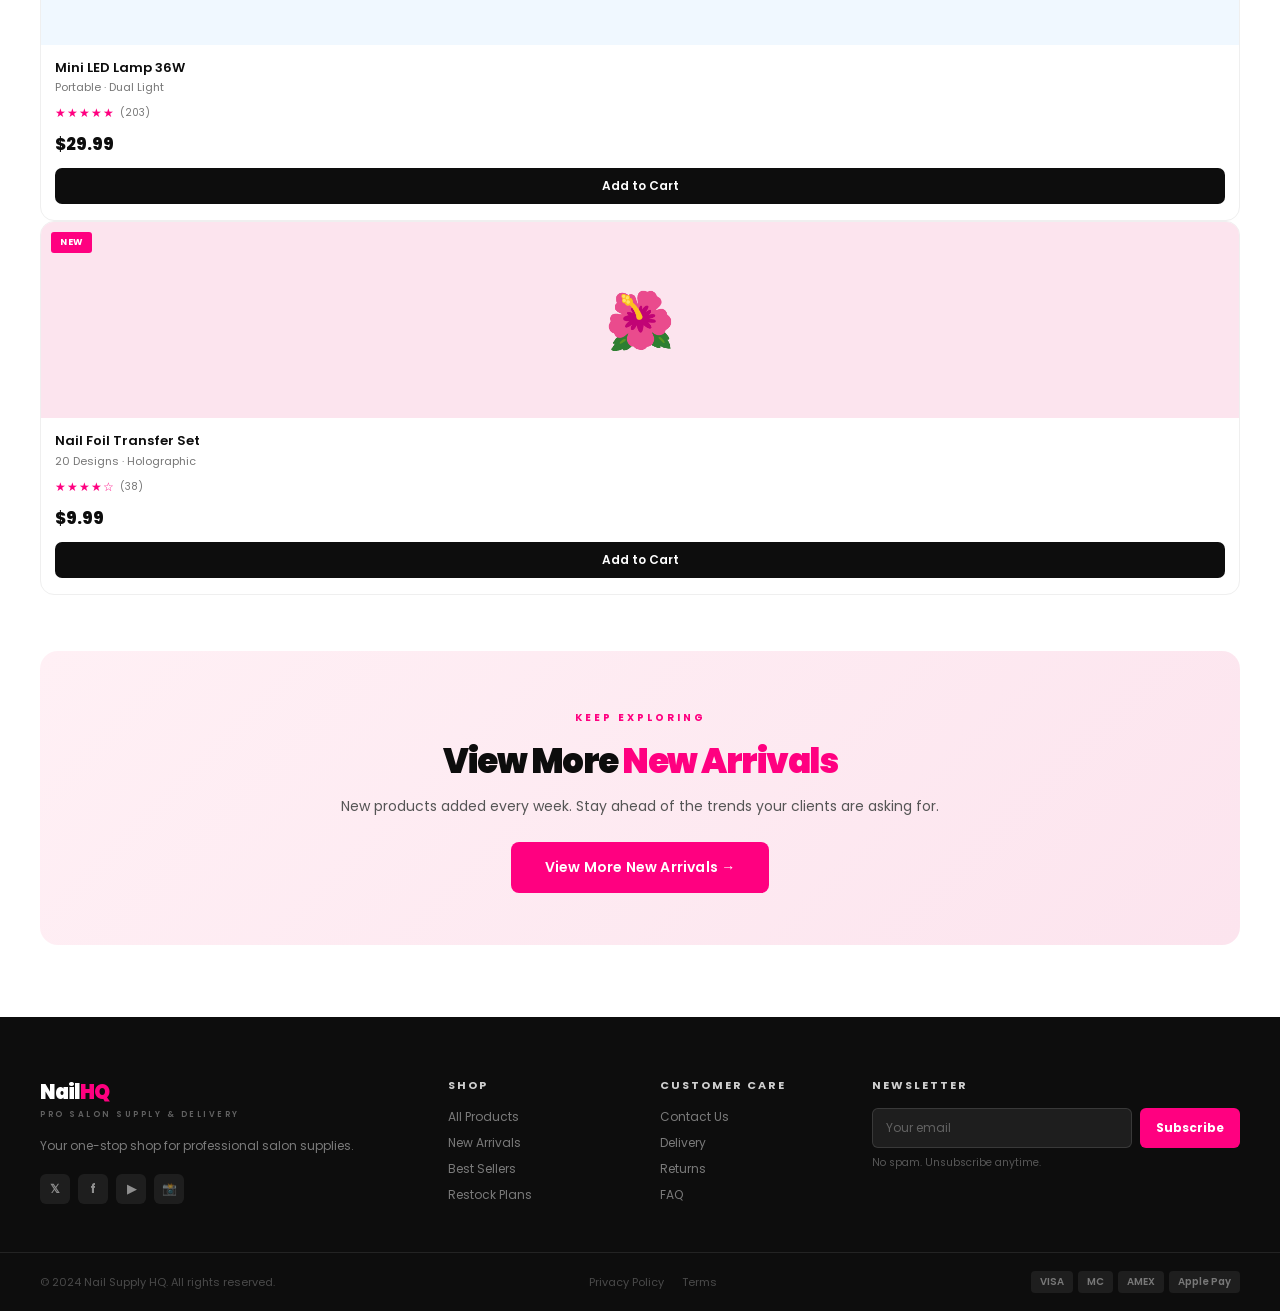
<file: new-arrivals.html>
<!DOCTYPE html>
<html lang="en">
<head>
<meta charset="UTF-8"><meta name="viewport" content="width=device-width, initial-scale=1.0">
<title>New Arrivals & Trends – Nail Supply HQ</title>
<link rel="stylesheet" href="shared.css">
<style>
.na-hero{background:var(--black);padding:72px 0;position:relative;overflow:hidden}
.na-hero::after{content:'';position:absolute;left:60%;top:-50%;width:700px;height:700px;border-radius:50%;background:radial-gradient(circle,rgba(255,0,128,.14),transparent 65%);pointer-events:none}
.na-hero-wrap{max-width:1360px;margin:0 auto;padding:0 40px;position:relative;z-index:2}
.na-hero h1{font-size:52px;font-weight:900;letter-spacing:-2.5px;color:white;line-height:1.08;margin-bottom:10px}
.na-hero h1 span{color:var(--pink)}
.na-hero p{font-size:14px;color:rgba(255,255,255,.55);max-width:500px;line-height:1.75;margin-bottom:26px}
.trend-filters{display:flex;gap:8px;margin-bottom:32px;flex-wrap:wrap}
.tf-btn{padding:8px 18px;border:1.5px solid var(--gray-300);border-radius:22px;background:white;font-family:var(--font);font-size:12px;font-weight:600;cursor:pointer;color:var(--black);transition:all .15s}
.tf-btn:hover,.tf-btn.active{background:var(--pink);color:white;border-color:var(--pink)}
.trend-section-label{display:flex;align-items:center;gap:12px;margin:48px 0 22px}
.tsl-bar{flex:1;height:1px;background:var(--gray-200)}
.tsl-text{font-size:11px;font-weight:700;letter-spacing:2px;text-transform:uppercase;color:var(--gray-400);white-space:nowrap}
.trend-origin-badge{display:inline-flex;align-items:center;gap:5px;font-size:10px;font-weight:700;padding:4px 10px;border-radius:12px;letter-spacing:.5px}
.badge-korea{background:#fff0f4;color:#c4005a}
.badge-japan{background:#f0f4ff;color:#3040b8}
.na-cta-band{background:linear-gradient(135deg,#fff0f5,#fce4ee);border-radius:18px;padding:52px;text-align:center;margin-top:56px}
.na-cta-band h2{font-size:34px;font-weight:900;letter-spacing:-1.5px;margin-bottom:8px}
.na-cta-band h2 span{color:var(--pink)}
.na-cta-band p{font-size:14px;color:#555;line-height:1.7;margin-bottom:24px}
</style>
</head>
<body>
<div class="announce-bar">🚚 Free local delivery on orders $100+<span>|</span>Professional salon supplies<span>|</span>Easy monthly restock</div>
<header class="site-header">
  <div class="header-wrap">
    <a href="index.html" class="logo"><div class="logo-mark">Nail<em>HQ</em></div><div class="logo-tag">Pro Salon Supply &amp; Delivery</div></a>
    <nav class="main-nav"><a href="index.html">Home</a><a href="shop.html" class="active">Shop</a><a href="restock-plans.html">Restock Plans</a><a href="pro-account.html">Pro Account</a><a href="about.html">About</a><a href="contact.html">Contact</a></nav>
    <div class="header-right"><button class="icon-btn"><svg viewBox="0 0 24 24"><circle cx="11" cy="11" r="8"/><path d="m21 21-4.35-4.35" stroke-linecap="round"/></svg></button><button class="icon-btn"><svg viewBox="0 0 24 24"><path d="M20 21v-2a4 4 0 0 0-4-4H8a4 4 0 0 0-4 4v2"/><circle cx="12" cy="7" r="4"/></svg></button><div class="cart-wrap"><button class="icon-btn"><svg viewBox="0 0 24 24"><path d="M6 2 3 6v14a2 2 0 0 0 2 2h14a2 2 0 0 0 2-2V6l-3-4z"/><line x1="3" y1="6" x2="21" y2="6"/><path d="M16 10a4 4 0 0 1-8 0"/></svg></button><span class="cart-badge">3</span></div></div>
  </div>
</header>

<!-- HERO -->
<div class="na-hero">
  <div class="na-hero-wrap">
    <div class="sec-label" style="color:var(--pink)">Just Arrived</div>
    <h1>New Arrivals &amp;<br><span>Trends</span></h1>
    <p>The hottest products. The latest trends. Get what your clients love before anyone else does.</p>
    <a href="shop.html" class="btn btn-pink btn-lg">Shop All New Arrivals →</a>
  </div>
</div>

<section class="padded">
  <div class="page-wrap">
    <!-- FILTERS -->
    <div class="trend-filters">
      <button class="tf-btn active">All</button>
      <button class="tf-btn">Gel Polish</button>
      <button class="tf-btn">Nail Art</button>
      <button class="tf-btn">Tools</button>
      <button class="tf-btn">Accessories</button>
    </div>

    <!-- KOREAN TREND -->
    <div class="trend-section-label">
      <div class="tsl-text">Korean Beauty Trends 🇰🇷</div>
      <div class="tsl-bar"></div>
      <span class="trend-origin-badge badge-korea">K-Beauty</span>
    </div>
    <div class="products-grid-4">
      <div class="product-card"><div class="pc-img" style="background:#fce4ee">🐱<span class="pc-badge badge-pink">NEW</span></div><div class="pc-body"><div class="pc-name">Cat Eye Gel Collection</div><div class="pc-size">6-Color Set · Magnetic</div><div class="pc-stars"><span class="stars-row">★★★★★</span><span class="review-ct">(112)</span></div><div class="pc-price">$38.99</div><button class="pc-atc">Add to Cart</button></div></div>
      <div class="product-card"><div class="pc-img" style="background:#fff0f8">🍯<span class="pc-badge badge-pink">NEW</span></div><div class="pc-body"><div class="pc-name">Korean Syrup Gel Set</div><div class="pc-size">8 Colors · Jelly Finish</div><div class="pc-stars"><span class="stars-row">★★★★★</span><span class="review-ct">(78)</span></div><div class="pc-price">$42.99</div><button class="pc-atc">Add to Cart</button></div></div>
      <div class="product-card"><div class="pc-img" style="background:#e8f0ff">✨<span class="pc-badge badge-pink">NEW</span></div><div class="pc-body"><div class="pc-name">Chrome Powder Set</div><div class="pc-size">6 Colors · Mirror Effect</div><div class="pc-stars"><span class="stars-row">★★★★★</span><span class="review-ct">(201)</span></div><div class="pc-price">$12.99</div><button class="pc-atc">Add to Cart</button></div></div>
      <div class="product-card"><div class="pc-img" style="background:#f5f0ff">🔮<span class="pc-badge badge-pink">NEW</span></div><div class="pc-body"><div class="pc-name">Magnetic Gel Polish</div><div class="pc-size">10ml · Galaxy Effect</div><div class="pc-stars"><span class="stars-row">★★★★★</span><span class="review-ct">(89)</span></div><div class="pc-price">$13.99</div><button class="pc-atc">Add to Cart</button></div></div>
    </div>

    <!-- JAPANESE TREND -->
    <div class="trend-section-label">
      <div class="tsl-text">Japanese Nail Art Trends 🇯🇵</div>
      <div class="tsl-bar"></div>
      <span class="trend-origin-badge badge-japan">J-Nail</span>
    </div>
    <div class="products-grid-4">
      <div class="product-card"><div class="pc-img" style="background:#f0f8ff">🌸<span class="pc-badge badge-pink">NEW</span></div><div class="pc-body"><div class="pc-name">Korean Nail Stickers</div><div class="pc-size">20 Sheets · Mixed Designs</div><div class="pc-stars"><span class="stars-row">★★★★★</span><span class="review-ct">(156)</span></div><div class="pc-price">$2.99</div><button class="pc-atc">Add to Cart</button></div></div>
      <div class="product-card"><div class="pc-img" style="background:#fff0f0">💎<span class="pc-badge badge-pink">NEW</span></div><div class="pc-body"><div class="pc-name">3D Nail Charms Set</div><div class="pc-size">100pc Mixed · Bow &amp; Florals</div><div class="pc-stars"><span class="stars-row">★★★★☆</span><span class="review-ct">(67)</span></div><div class="pc-price">$4.99</div><button class="pc-atc">Add to Cart</button></div></div>
      <div class="product-card"><div class="pc-img" style="background:#f0fff4">🌿<span class="pc-badge badge-pink">NEW</span></div><div class="pc-body"><div class="pc-name">Ice Clear Builder Gel</div><div class="pc-size">15ml · Crystal Finish</div><div class="pc-stars"><span class="stars-row">★★★★★</span><span class="review-ct">(134)</span></div><div class="pc-price">$14.99</div><button class="pc-atc">Add to Cart</button></div></div>
      <div class="product-card"><div class="pc-img" style="background:#fff8e1">🌈<span class="pc-badge badge-pink">NEW</span></div><div class="pc-body"><div class="pc-name">Aurora Flakes Collection</div><div class="pc-size">10 Jars · Iridescent</div><div class="pc-stars"><span class="stars-row">★★★★★</span><span class="review-ct">(98)</span></div><div class="pc-price">$6.99</div><button class="pc-atc">Add to Cart</button></div></div>
    </div>

    <!-- TOOLS & ACCESSORIES -->
    <div class="trend-section-label">
      <div class="tsl-text">New Tools &amp; Accessories</div>
      <div class="tsl-bar"></div>
    </div>
    <div class="products-grid-4">
      <div class="product-card"><div class="pc-img" style="background:#f5f5f5">🖌️<span class="pc-badge badge-pink">NEW</span></div><div class="pc-body"><div class="pc-name">Nail Art Brush Set</div><div class="pc-size">12pc · Liner &amp; Detail</div><div class="pc-stars"><span class="stars-row">★★★★☆</span><span class="review-ct">(44)</span></div><div class="pc-price">$18.99</div><button class="pc-atc">Add to Cart</button></div></div>
      <div class="product-card"><div class="pc-img" style="background:#fff0f4">💫<span class="pc-badge badge-pink">NEW</span></div><div class="pc-body"><div class="pc-name">Dual Magnet Stick</div><div class="pc-size">Cat Eye &amp; Linear</div><div class="pc-stars"><span class="stars-row">★★★★★</span><span class="review-ct">(72)</span></div><div class="pc-price">$8.99</div><button class="pc-atc">Add to Cart</button></div></div>
      <div class="product-card"><div class="pc-img" style="background:#f0f8ff">⚡<span class="pc-badge badge-pink">NEW</span></div><div class="pc-body"><div class="pc-name">Mini LED Lamp 36W</div><div class="pc-size">Portable · Dual Light</div><div class="pc-stars"><span class="stars-row">★★★★★</span><span class="review-ct">(203)</span></div><div class="pc-price">$29.99</div><button class="pc-atc">Add to Cart</button></div></div>
      <div class="product-card"><div class="pc-img" style="background:#fce4ee">🌺<span class="pc-badge badge-pink">NEW</span></div><div class="pc-body"><div class="pc-name">Nail Foil Transfer Set</div><div class="pc-size">20 Designs · Holographic</div><div class="pc-stars"><span class="stars-row">★★★★☆</span><span class="review-ct">(38)</span></div><div class="pc-price">$9.99</div><button class="pc-atc">Add to Cart</button></div></div>
    </div>

    <!-- CTA -->
    <div class="na-cta-band">
      <div class="sec-label">Keep Exploring</div>
      <h2>View More <span>New Arrivals</span></h2>
      <p>New products added every week. Stay ahead of the trends your clients are asking for.</p>
      <a href="shop.html" class="btn btn-pink btn-lg">View More New Arrivals →</a>
    </div>
  </div>
</section>

<footer class="site-footer">
  <div class="footer-main">
    <div><div class="footer-brand-logo">Nail<em>HQ</em></div><span class="footer-brand-tag">Pro Salon Supply &amp; Delivery</span><p class="footer-desc">Your one-stop shop for professional salon supplies.</p><div class="footer-socials"><button class="social-btn">𝕏</button><button class="social-btn">f</button><button class="social-btn">▶</button><button class="social-btn">📸</button></div></div>
    <div><div class="footer-col-hd">Shop</div><div class="footer-links"><a href="shop.html">All Products</a><a href="new-arrivals.html">New Arrivals</a><a href="shop.html">Best Sellers</a><a href="restock-plans.html">Restock Plans</a></div></div>
    <div><div class="footer-col-hd">Customer Care</div><div class="footer-links"><a href="contact.html">Contact Us</a><a href="local-delivery.html">Delivery</a><a href="#">Returns</a><a href="#">FAQ</a></div></div>
    <div><div class="footer-col-hd">Newsletter</div><div class="nl-input-row"><input type="email" class="nl-input" placeholder="Your email"><button class="nl-btn">Subscribe</button></div><div class="nl-note">No spam. Unsubscribe anytime.</div></div>
  </div>
  <div class="footer-bottom"><div class="footer-bottom-copy">© 2024 Nail Supply HQ. All rights reserved.</div><div class="footer-bottom-links"><a href="#">Privacy Policy</a><a href="#">Terms</a></div><div class="pay-icons"><span class="pay-pill">VISA</span><span class="pay-pill">MC</span><span class="pay-pill">AMEX</span><span class="pay-pill">Apple Pay</span></div></div>
</footer>
<script>
document.querySelectorAll('.tf-btn').forEach(btn=>{
  btn.addEventListener('click',()=>{document.querySelectorAll('.tf-btn').forEach(b=>b.classList.remove('active'));btn.classList.add('active')});
});
</script>
</body>
</html>
</file>
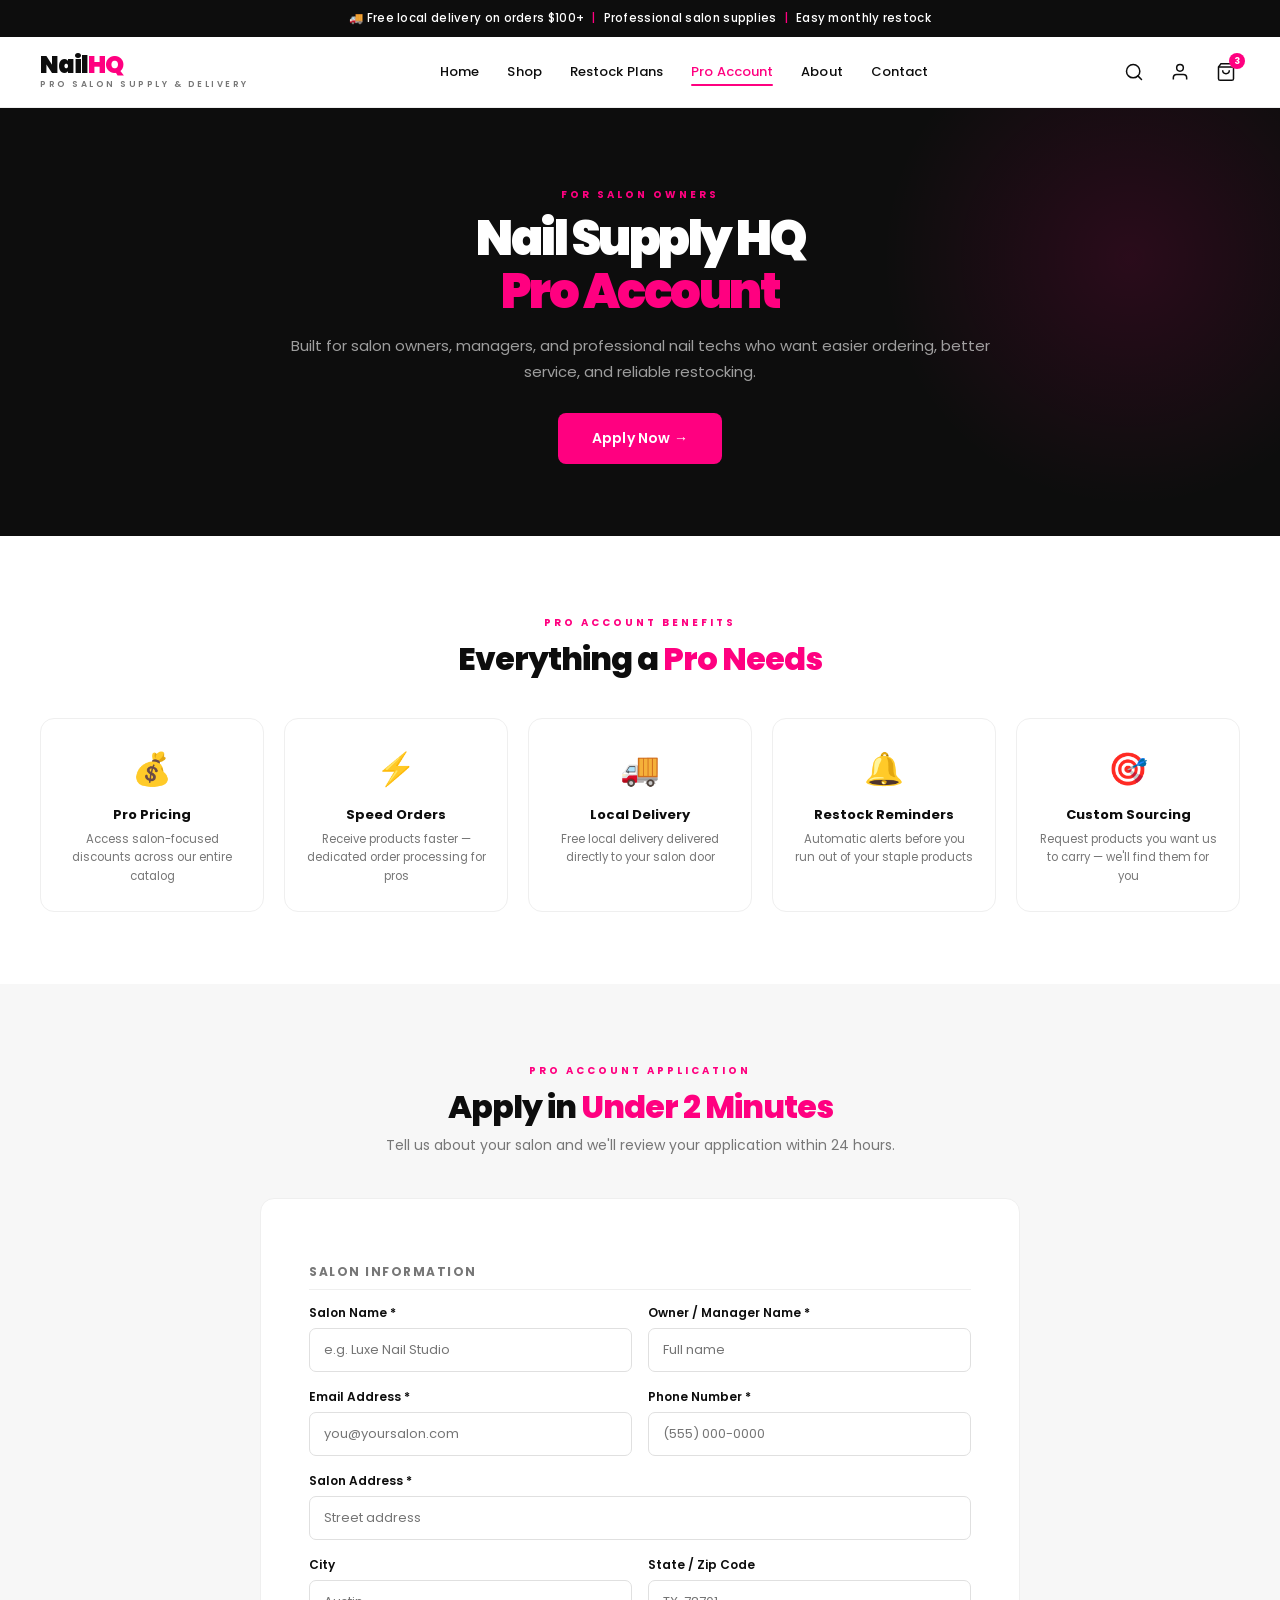
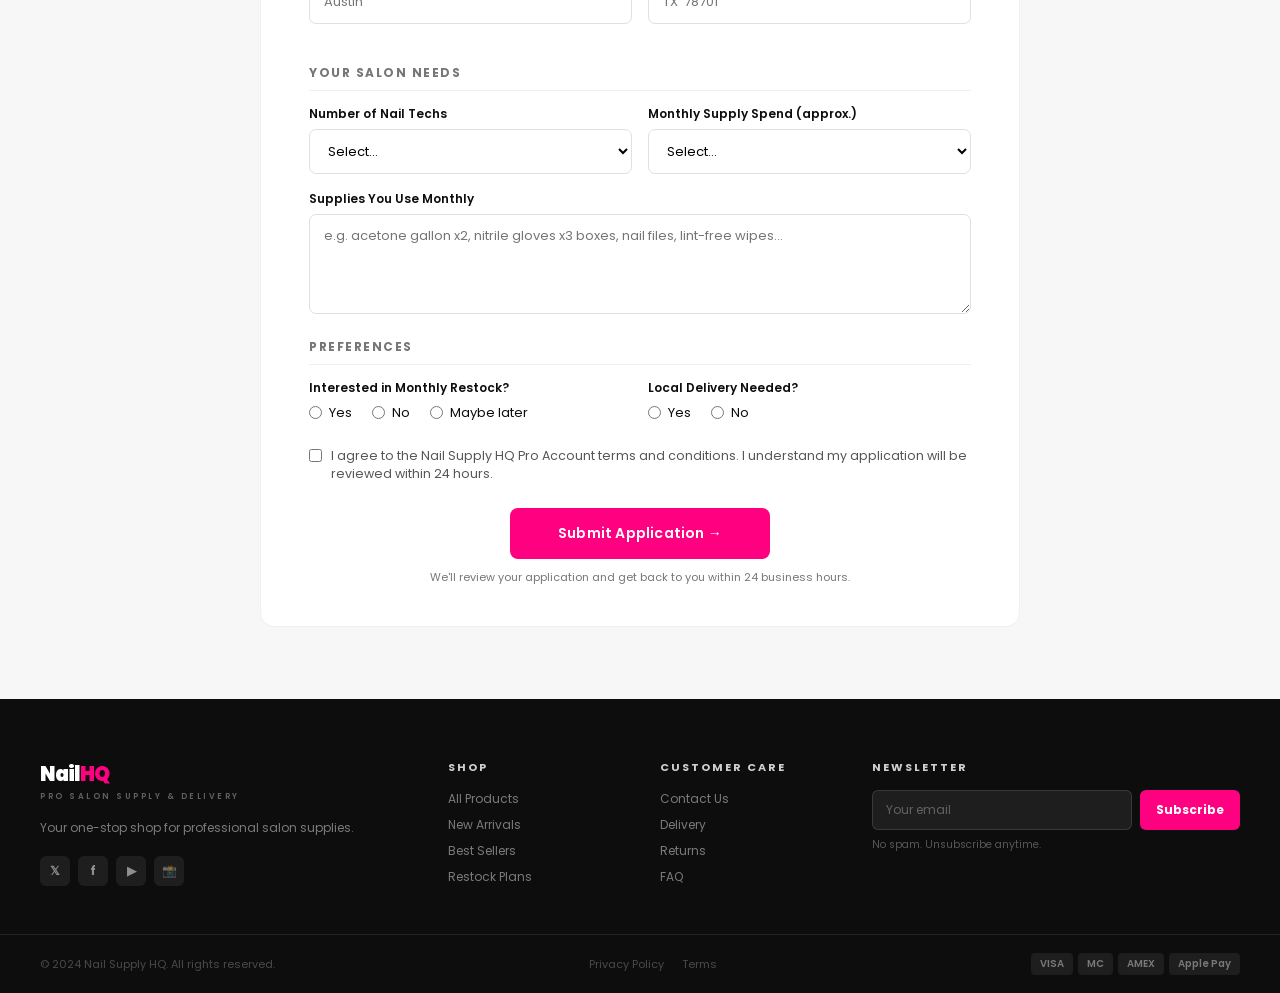
<file: pro-account.html>
<!DOCTYPE html>
<html lang="en">
<head>
<meta charset="UTF-8"><meta name="viewport" content="width=device-width, initial-scale=1.0">
<title>Pro Account – Nail Supply HQ</title>
<link rel="stylesheet" href="shared.css">
<style>
.pro-hero{background:var(--black);padding:72px 0;position:relative;overflow:hidden}
.pro-hero::before{content:'';position:absolute;right:-100px;top:-100px;width:500px;height:500px;border-radius:50%;background:radial-gradient(circle,rgba(255,0,128,.12) 0%,transparent 70%);pointer-events:none}
.pro-hero-wrap{max-width:800px;margin:0 auto;text-align:center;padding:0 40px;position:relative;z-index:2}
.pro-hero h1{font-size:48px;font-weight:900;letter-spacing:-2.5px;line-height:1.1;color:white;margin-bottom:14px}
.pro-hero h1 span{color:var(--pink)}
.pro-hero p{font-size:15px;color:rgba(255,255,255,.6);line-height:1.75;margin-bottom:28px}
.benefits-grid{display:grid;grid-template-columns:repeat(5,1fr);gap:20px}
.benefit-card{background:white;border:1px solid var(--gray-200);border-radius:var(--radius-lg);padding:26px 20px;text-align:center;transition:all .2s}
.benefit-card:hover{border-color:var(--pink);box-shadow:0 4px 24px rgba(255,0,128,.1);transform:translateY(-3px)}
.benefit-icon{font-size:32px;margin-bottom:12px}
.benefit-title{font-size:13px;font-weight:700;margin-bottom:5px}
.benefit-desc{font-size:11.5px;color:var(--gray-text);line-height:1.6}
.form-section{background:var(--gray-100)}
.form-card{background:white;border-radius:var(--radius-lg);border:1px solid var(--gray-200);padding:40px 48px;max-width:760px;margin:0 auto}
.form-grid-2{display:grid;grid-template-columns:1fr 1fr;gap:16px}
.form-section-title{font-size:12px;font-weight:700;letter-spacing:1.5px;text-transform:uppercase;color:var(--gray-text);margin:24px 0 14px;padding-bottom:8px;border-bottom:1px solid var(--gray-200)}
.radio-group{display:flex;gap:20px}
.radio-opt{display:flex;align-items:center;gap:7px;font-size:13px;cursor:pointer}
.radio-opt input{accent-color:var(--pink)}
.checkbox-group{display:flex;align-items:flex-start;gap:9px;font-size:12.5px;line-height:1.5;color:#555}
.checkbox-group input{accent-color:var(--pink);margin-top:2px}
</style>
</head>
<body>
<div class="announce-bar">🚚 Free local delivery on orders $100+<span>|</span>Professional salon supplies<span>|</span>Easy monthly restock</div>
<header class="site-header">
  <div class="header-wrap">
    <a href="index.html" class="logo"><div class="logo-mark">Nail<em>HQ</em></div><div class="logo-tag">Pro Salon Supply &amp; Delivery</div></a>
    <nav class="main-nav"><a href="index.html">Home</a><a href="shop.html">Shop</a><a href="restock-plans.html">Restock Plans</a><a href="pro-account.html" class="active">Pro Account</a><a href="about.html">About</a><a href="contact.html">Contact</a></nav>
    <div class="header-right"><button class="icon-btn"><svg viewBox="0 0 24 24"><circle cx="11" cy="11" r="8"/><path d="m21 21-4.35-4.35" stroke-linecap="round"/></svg></button><button class="icon-btn"><svg viewBox="0 0 24 24"><path d="M20 21v-2a4 4 0 0 0-4-4H8a4 4 0 0 0-4 4v2"/><circle cx="12" cy="7" r="4"/></svg></button><div class="cart-wrap"><button class="icon-btn"><svg viewBox="0 0 24 24"><path d="M6 2 3 6v14a2 2 0 0 0 2 2h14a2 2 0 0 0 2-2V6l-3-4z"/><line x1="3" y1="6" x2="21" y2="6"/><path d="M16 10a4 4 0 0 1-8 0"/></svg></button><span class="cart-badge">3</span></div></div>
  </div>
</header>

<!-- HERO -->
<div class="pro-hero">
  <div class="pro-hero-wrap">
    <div class="sec-label" style="color:var(--pink)">For Salon Owners</div>
    <h1>Nail Supply HQ<br><span>Pro Account</span></h1>
    <p>Built for salon owners, managers, and professional nail techs who want easier ordering, better service, and reliable restocking.</p>
    <a href="#apply" class="btn btn-pink btn-lg">Apply Now →</a>
  </div>
</div>

<!-- BENEFITS -->
<section class="padded">
  <div class="page-wrap">
    <div style="text-align:center;margin-bottom:40px">
      <div class="sec-label">Pro Account Benefits</div>
      <h2 class="sec-title">Everything a <span>Pro Needs</span></h2>
    </div>
    <div class="benefits-grid">
      <div class="benefit-card"><div class="benefit-icon">💰</div><div class="benefit-title">Pro Pricing</div><div class="benefit-desc">Access salon-focused discounts across our entire catalog</div></div>
      <div class="benefit-card"><div class="benefit-icon">⚡</div><div class="benefit-title">Speed Orders</div><div class="benefit-desc">Receive products faster — dedicated order processing for pros</div></div>
      <div class="benefit-card"><div class="benefit-icon">🚚</div><div class="benefit-title">Local Delivery</div><div class="benefit-desc">Free local delivery delivered directly to your salon door</div></div>
      <div class="benefit-card"><div class="benefit-icon">🔔</div><div class="benefit-title">Restock Reminders</div><div class="benefit-desc">Automatic alerts before you run out of your staple products</div></div>
      <div class="benefit-card"><div class="benefit-icon">🎯</div><div class="benefit-title">Custom Sourcing</div><div class="benefit-desc">Request products you want us to carry — we'll find them for you</div></div>
    </div>
  </div>
</section>

<!-- APPLICATION FORM -->
<section class="padded form-section" id="apply">
  <div class="page-wrap">
    <div style="text-align:center;margin-bottom:40px">
      <div class="sec-label">Pro Account Application</div>
      <h2 class="sec-title">Apply in <span>Under 2 Minutes</span></h2>
      <p class="sec-sub">Tell us about your salon and we'll review your application within 24 hours.</p>
    </div>
    <div class="form-card">
      <div class="form-section-title">Salon Information</div>
      <div class="form-grid-2">
        <div class="form-group"><label class="form-label">Salon Name *</label><input type="text" class="form-input" placeholder="e.g. Luxe Nail Studio"></div>
        <div class="form-group"><label class="form-label">Owner / Manager Name *</label><input type="text" class="form-input" placeholder="Full name"></div>
      </div>
      <div class="form-grid-2">
        <div class="form-group"><label class="form-label">Email Address *</label><input type="email" class="form-input" placeholder="you@yoursalon.com"></div>
        <div class="form-group"><label class="form-label">Phone Number *</label><input type="tel" class="form-input" placeholder="(555) 000-0000"></div>
      </div>
      <div class="form-group"><label class="form-label">Salon Address *</label><input type="text" class="form-input" placeholder="Street address"></div>
      <div class="form-grid-2">
        <div class="form-group"><label class="form-label">City</label><input type="text" class="form-input" placeholder="Austin"></div>
        <div class="form-group"><label class="form-label">State / Zip Code</label><input type="text" class="form-input" placeholder="TX  78701"></div>
      </div>

      <div class="form-section-title">Your Salon Needs</div>
      <div class="form-grid-2">
        <div class="form-group"><label class="form-label">Number of Nail Techs</label><select class="form-select"><option value="">Select...</option><option>1 (Solo)</option><option>2–3</option><option>4–6</option><option>7–10</option><option>10+</option></select></div>
        <div class="form-group"><label class="form-label">Monthly Supply Spend (approx.)</label><select class="form-select"><option value="">Select...</option><option>Under $100</option><option>$100 – $250</option><option>$250 – $500</option><option>$500 – $1,000</option><option>$1,000+</option></select></div>
      </div>
      <div class="form-group"><label class="form-label">Supplies You Use Monthly</label><textarea class="form-textarea" placeholder="e.g. acetone gallon x2, nitrile gloves x3 boxes, nail files, lint-free wipes…"></textarea></div>

      <div class="form-section-title">Preferences</div>
      <div class="form-grid-2">
        <div class="form-group">
          <label class="form-label">Interested in Monthly Restock?</label>
          <div class="radio-group">
            <label class="radio-opt"><input type="radio" name="restock" value="yes"> Yes</label>
            <label class="radio-opt"><input type="radio" name="restock" value="no"> No</label>
            <label class="radio-opt"><input type="radio" name="restock" value="maybe"> Maybe later</label>
          </div>
        </div>
        <div class="form-group">
          <label class="form-label">Local Delivery Needed?</label>
          <div class="radio-group">
            <label class="radio-opt"><input type="radio" name="delivery" value="yes"> Yes</label>
            <label class="radio-opt"><input type="radio" name="delivery" value="no"> No</label>
          </div>
        </div>
      </div>
      <div class="form-group" style="margin-top:8px">
        <label class="checkbox-group"><input type="checkbox"> I agree to the Nail Supply HQ Pro Account terms and conditions. I understand my application will be reviewed within 24 hours.</label>
      </div>
      <div style="margin-top:24px;text-align:center">
        <button class="btn btn-pink" style="padding:15px 48px;font-size:14px">Submit Application →</button>
        <p style="font-size:11px;color:var(--gray-text);margin-top:10px">We'll review your application and get back to you within 24 business hours.</p>
      </div>
    </div>
  </div>
</section>

<footer class="site-footer">
  <div class="footer-main">
    <div><div class="footer-brand-logo">Nail<em>HQ</em></div><span class="footer-brand-tag">Pro Salon Supply &amp; Delivery</span><p class="footer-desc">Your one-stop shop for professional salon supplies.</p><div class="footer-socials"><button class="social-btn">𝕏</button><button class="social-btn">f</button><button class="social-btn">▶</button><button class="social-btn">📸</button></div></div>
    <div><div class="footer-col-hd">Shop</div><div class="footer-links"><a href="shop.html">All Products</a><a href="new-arrivals.html">New Arrivals</a><a href="shop.html">Best Sellers</a><a href="restock-plans.html">Restock Plans</a></div></div>
    <div><div class="footer-col-hd">Customer Care</div><div class="footer-links"><a href="contact.html">Contact Us</a><a href="local-delivery.html">Delivery</a><a href="#">Returns</a><a href="#">FAQ</a></div></div>
    <div><div class="footer-col-hd">Newsletter</div><div class="nl-input-row"><input type="email" class="nl-input" placeholder="Your email"><button class="nl-btn">Subscribe</button></div><div class="nl-note">No spam. Unsubscribe anytime.</div></div>
  </div>
  <div class="footer-bottom"><div class="footer-bottom-copy">© 2024 Nail Supply HQ. All rights reserved.</div><div class="footer-bottom-links"><a href="#">Privacy Policy</a><a href="#">Terms</a></div><div class="pay-icons"><span class="pay-pill">VISA</span><span class="pay-pill">MC</span><span class="pay-pill">AMEX</span><span class="pay-pill">Apple Pay</span></div></div>
</footer>
</body>
</html>
</file>
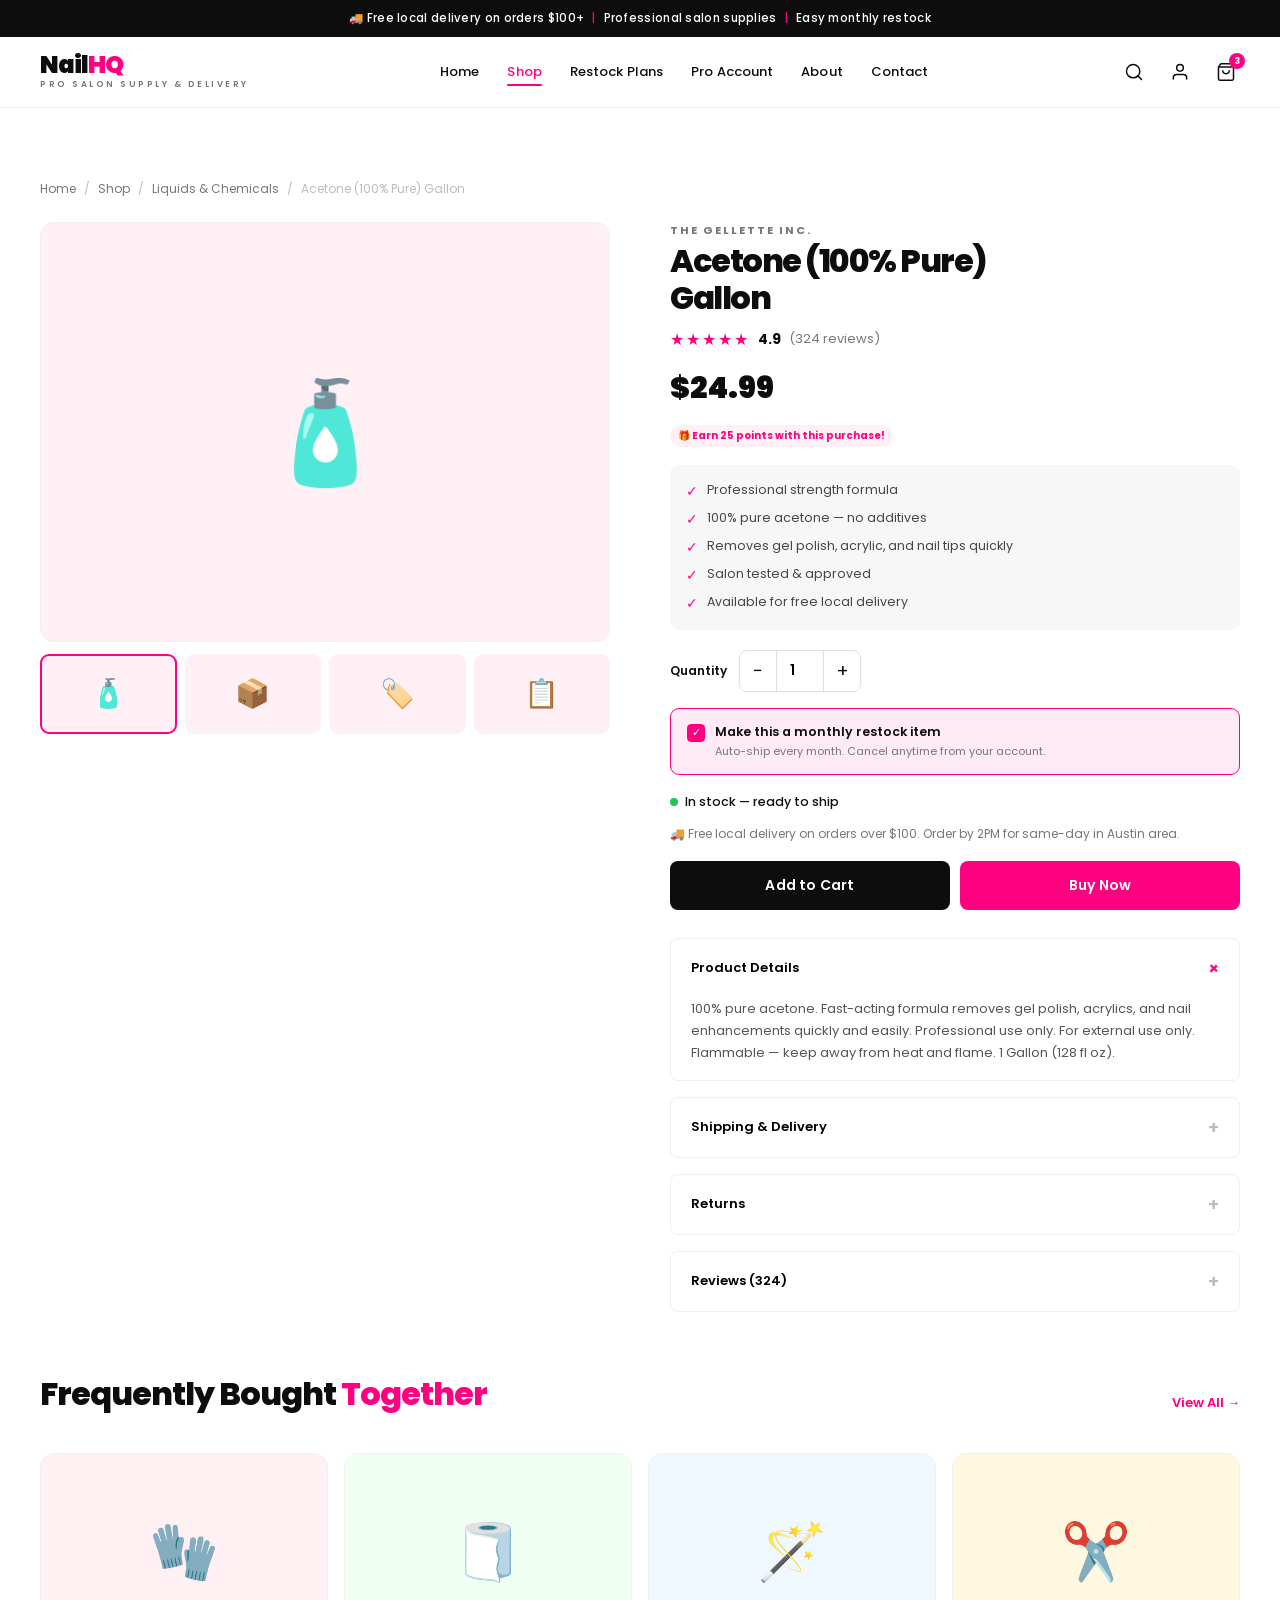
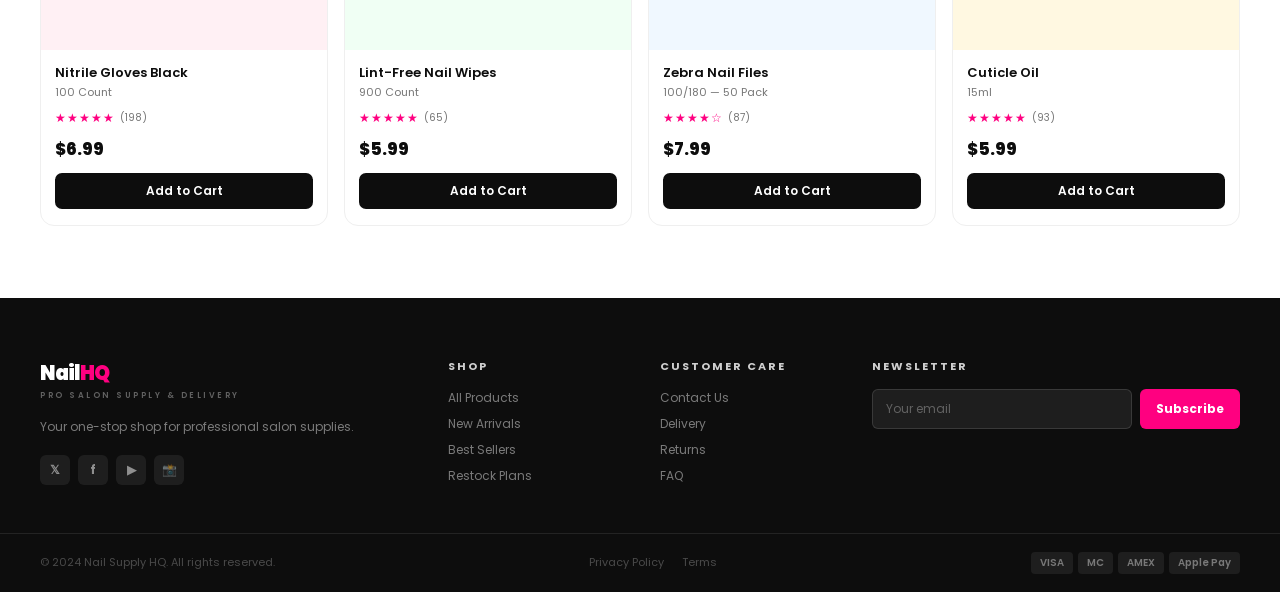
<file: product.html>
<!DOCTYPE html>
<html lang="en">
<head>
<meta charset="UTF-8"><meta name="viewport" content="width=device-width, initial-scale=1.0">
<title>Acetone 100% Pure Gallon – Nail Supply HQ</title>
<link rel="stylesheet" href="shared.css">
<style>
.product-layout{display:grid;grid-template-columns:1fr 1fr;gap:60px;align-items:start}
.product-gallery{position:sticky;top:90px}
.main-img{background:var(--blush);border-radius:var(--radius-lg);height:420px;display:flex;align-items:center;justify-content:center;font-size:100px;margin-bottom:12px;border:1px solid var(--gray-200)}
.thumb-row{display:grid;grid-template-columns:repeat(4,1fr);gap:8px}
.thumb{background:var(--blush);border-radius:9px;height:80px;display:flex;align-items:center;justify-content:center;font-size:28px;cursor:pointer;border:2px solid transparent;transition:border-color .15s}
.thumb:hover,.thumb.active{border-color:var(--pink)}
.product-info{}
.prod-brand{font-size:11px;font-weight:700;letter-spacing:2px;text-transform:uppercase;color:var(--gray-text);margin-bottom:4px}
.prod-title{font-size:32px;font-weight:800;letter-spacing:-1.5px;line-height:1.15;margin-bottom:10px}
.prod-price-row{display:flex;align-items:center;gap:12px;margin:14px 0}
.prod-price-main{font-size:30px;font-weight:900;color:var(--black)}
.prod-reward{font-size:12px;color:var(--gray-text);display:flex;align-items:center;gap:6px;margin-bottom:18px}
.reward-badge{background:var(--blush);color:var(--pink);font-size:10px;font-weight:700;padding:3px 8px;border-radius:12px}
.prod-bullets{display:flex;flex-direction:column;gap:7px;margin-bottom:20px;padding:16px;background:var(--gray-100);border-radius:9px}
.prod-bullet{display:flex;align-items:flex-start;gap:9px;font-size:12.5px;color:#444}
.bullet-check{color:var(--pink);flex-shrink:0;font-size:14px;margin-top:0px}
.qty-row{display:flex;align-items:center;gap:12px;margin-bottom:16px}
.qty-label{font-size:12px;font-weight:600}
.qty-ctrl{display:flex;align-items:center;border:1px solid var(--gray-300);border-radius:8px;overflow:hidden}
.qty-btn{width:36px;height:40px;background:none;border:none;font-size:18px;cursor:pointer;display:flex;align-items:center;justify-content:center;color:var(--black);transition:background .15s}
.qty-btn:hover{background:var(--gray-100)}
.qty-num{width:48px;height:40px;border:none;border-left:1px solid var(--gray-300);border-right:1px solid var(--gray-300);text-align:center;font-family:var(--font);font-size:14px;font-weight:600;background:white;outline:none}
.restock-toggle{border:1px solid var(--gray-200);border-radius:9px;padding:14px 16px;margin-bottom:18px;display:flex;align-items:flex-start;gap:10px;cursor:pointer;transition:border-color .15s}
.restock-toggle:hover,.restock-toggle.selected{border-color:var(--pink);background:var(--pink-light)}
.rt-check{width:18px;height:18px;border-radius:4px;border:1.5px solid var(--gray-300);flex-shrink:0;margin-top:1px;display:flex;align-items:center;justify-content:center;background:white}
.rt-check.checked{background:var(--pink);border-color:var(--pink);color:white;font-size:11px}
.rt-text{font-size:12.5px;font-weight:600}
.rt-sub{font-size:11px;color:var(--gray-text);margin-top:2px}
.cta-row{display:grid;grid-template-columns:1fr 1fr;gap:10px;margin-bottom:16px}
.stock-indicator{display:flex;align-items:center;gap:7px;font-size:12.5px;font-weight:500;margin-bottom:14px}
.stock-dot{width:8px;height:8px;border-radius:50%;background:#22c55e}
.delivery-note{font-size:12px;color:var(--gray-text);display:flex;align-items:center;gap:6px;margin-bottom:18px}
.accordions{display:flex;flex-direction:column;gap:8px;margin-top:28px}
.fbt-section{margin-top:64px}
.fbt-grid{display:grid;grid-template-columns:repeat(4,1fr);gap:16px;margin-top:24px}
</style>
</head>
<body>
<div class="announce-bar">🚚 Free local delivery on orders $100+<span>|</span>Professional salon supplies<span>|</span>Easy monthly restock</div>
<header class="site-header">
  <div class="header-wrap">
    <a href="index.html" class="logo"><div class="logo-mark">Nail<em>HQ</em></div><div class="logo-tag">Pro Salon Supply &amp; Delivery</div></a>
    <nav class="main-nav"><a href="index.html">Home</a><a href="shop.html" class="active">Shop</a><a href="restock-plans.html">Restock Plans</a><a href="pro-account.html">Pro Account</a><a href="about.html">About</a><a href="contact.html">Contact</a></nav>
    <div class="header-right"><button class="icon-btn"><svg viewBox="0 0 24 24"><circle cx="11" cy="11" r="8"/><path d="m21 21-4.35-4.35" stroke-linecap="round"/></svg></button><button class="icon-btn"><svg viewBox="0 0 24 24"><path d="M20 21v-2a4 4 0 0 0-4-4H8a4 4 0 0 0-4 4v2"/><circle cx="12" cy="7" r="4"/></svg></button><div class="cart-wrap"><button class="icon-btn"><svg viewBox="0 0 24 24"><path d="M6 2 3 6v14a2 2 0 0 0 2 2h14a2 2 0 0 0 2-2V6l-3-4z"/><line x1="3" y1="6" x2="21" y2="6"/><path d="M16 10a4 4 0 0 1-8 0"/></svg></button><span class="cart-badge">3</span></div></div>
  </div>
</header>

<section class="padded">
  <div class="page-wrap">
    <div class="breadcrumb"><a href="index.html">Home</a><span>/</span><a href="shop.html">Shop</a><span>/</span><a href="#">Liquids &amp; Chemicals</a><span>/</span><span>Acetone (100% Pure) Gallon</span></div>
    <div class="product-layout">
      <!-- GALLERY -->
      <div class="product-gallery">
        <div class="main-img">🧴</div>
        <div class="thumb-row">
          <div class="thumb active">🧴</div>
          <div class="thumb">📦</div>
          <div class="thumb">🏷️</div>
          <div class="thumb">📋</div>
        </div>
      </div>

      <!-- INFO -->
      <div class="product-info">
        <div class="prod-brand">The Gellette Inc.</div>
        <h1 class="prod-title">Acetone (100% Pure)<br>Gallon</h1>
        <div class="star-display"><span class="stars-lg">★★★★★</span><span class="rating-num">4.9</span><span class="rating-ct">(324 reviews)</span></div>
        <div class="prod-price-row"><span class="prod-price-main">$24.99</span></div>
        <div class="prod-reward"><span class="reward-badge">🎁 Earn 25 points with this purchase!</span></div>
        <div class="prod-bullets">
          <div class="prod-bullet"><span class="bullet-check">✓</span><span>Professional strength formula</span></div>
          <div class="prod-bullet"><span class="bullet-check">✓</span><span>100% pure acetone — no additives</span></div>
          <div class="prod-bullet"><span class="bullet-check">✓</span><span>Removes gel polish, acrylic, and nail tips quickly</span></div>
          <div class="prod-bullet"><span class="bullet-check">✓</span><span>Salon tested &amp; approved</span></div>
          <div class="prod-bullet"><span class="bullet-check">✓</span><span>Available for free local delivery</span></div>
        </div>

        <!-- QUANTITY -->
        <div class="qty-row">
          <span class="qty-label">Quantity</span>
          <div class="qty-ctrl">
            <button class="qty-btn">−</button>
            <input class="qty-num" type="number" value="1" min="1">
            <button class="qty-btn">+</button>
          </div>
        </div>

        <!-- RESTOCK TOGGLE -->
        <div class="restock-toggle selected" onclick="this.classList.toggle('selected');this.querySelector('.rt-check').classList.toggle('checked')">
          <div class="rt-check checked">✓</div>
          <div>
            <div class="rt-text">Make this a monthly restock item</div>
            <div class="rt-sub">Auto-ship every month. Cancel anytime from your account.</div>
          </div>
        </div>

        <!-- STOCK -->
        <div class="stock-indicator"><span class="stock-dot"></span>In stock — ready to ship</div>

        <!-- DELIVERY NOTE -->
        <div class="delivery-note">🚚 Free local delivery on orders over $100. Order by 2PM for same-day in Austin area.</div>

        <!-- CTAs -->
        <div class="cta-row">
          <button class="btn btn-black btn-full" style="font-size:14px;padding:14px">Add to Cart</button>
          <button class="btn btn-pink btn-full" style="font-size:14px;padding:14px">Buy Now</button>
        </div>

        <!-- ACCORDIONS -->
        <div class="accordions">
          <div class="accordion open">
            <button class="acc-head">Product Details <span class="acc-icon">+</span></button>
            <div class="acc-body">100% pure acetone. Fast-acting formula removes gel polish, acrylics, and nail enhancements quickly and easily. Professional use only. For external use only. Flammable — keep away from heat and flame. 1 Gallon (128 fl oz).</div>
          </div>
          <div class="accordion">
            <button class="acc-head">Shipping &amp; Delivery <span class="acc-icon">+</span></button>
            <div class="acc-body">Free local delivery on orders $100+. Same-day delivery available in Austin, TX area for orders placed by 2PM. Standard shipping 2–5 business days. Expedited shipping available at checkout.</div>
          </div>
          <div class="accordion">
            <button class="acc-head">Returns <span class="acc-icon">+</span></button>
            <div class="acc-body">We accept returns within 30 days of purchase on unopened items in original packaging. Contact our team at support@nailsupplyhq.com to initiate a return. Opened chemical products are non-returnable for safety reasons.</div>
          </div>
          <div class="accordion">
            <button class="acc-head">Reviews (324) <span class="acc-icon">+</span></button>
            <div class="acc-body">
              <div style="display:flex;flex-direction:column;gap:12px">
                <div style="padding:12px;background:var(--gray-100);border-radius:8px"><div style="font-size:12px;font-weight:700">Jessica T. — Luxe Nail Studio</div><div style="color:var(--pink);font-size:12px;margin:3px 0">★★★★★</div><div style="font-size:12px;color:#555">Best acetone I've used. Fast delivery and always in stock. My salon uses 2 gallons a month.</div></div>
                <div style="padding:12px;background:var(--gray-100);border-radius:8px"><div style="font-size:12px;font-weight:700">Maria L. — Independent Nail Tech</div><div style="color:var(--pink);font-size:12px;margin:3px 0">★★★★★</div><div style="font-size:12px;color:#555">Love the restock subscription. It shows up right when I need it. Zero hassle.</div></div>
              </div>
            </div>
          </div>
        </div>
      </div>
    </div>

    <!-- FREQUENTLY BOUGHT TOGETHER -->
    <div class="fbt-section">
      <div class="sec-head-row">
        <div><h2 class="sec-title">Frequently Bought <span>Together</span></h2></div>
        <a href="shop.html" class="link-arrow">View All →</a>
      </div>
      <div class="fbt-grid">
        <div class="product-card"><div class="pc-img" style="background:#fff0f4">🧤</div><div class="pc-body"><div class="pc-name">Nitrile Gloves Black</div><div class="pc-size">100 Count</div><div class="pc-stars"><span class="stars-row">★★★★★</span><span class="review-ct">(198)</span></div><div class="pc-price">$6.99</div><button class="pc-atc">Add to Cart</button></div></div>
        <div class="product-card"><div class="pc-img" style="background:#f0fff4">🧻</div><div class="pc-body"><div class="pc-name">Lint-Free Nail Wipes</div><div class="pc-size">900 Count</div><div class="pc-stars"><span class="stars-row">★★★★★</span><span class="review-ct">(65)</span></div><div class="pc-price">$5.99</div><button class="pc-atc">Add to Cart</button></div></div>
        <div class="product-card"><div class="pc-img" style="background:#f0f8ff">🪄</div><div class="pc-body"><div class="pc-name">Zebra Nail Files</div><div class="pc-size">100/180 — 50 Pack</div><div class="pc-stars"><span class="stars-row">★★★★☆</span><span class="review-ct">(87)</span></div><div class="pc-price">$7.99</div><button class="pc-atc">Add to Cart</button></div></div>
        <div class="product-card"><div class="pc-img" style="background:#fff8e1">✂️</div><div class="pc-body"><div class="pc-name">Cuticle Oil</div><div class="pc-size">15ml</div><div class="pc-stars"><span class="stars-row">★★★★★</span><span class="review-ct">(93)</span></div><div class="pc-price">$5.99</div><button class="pc-atc">Add to Cart</button></div></div>
      </div>
    </div>
  </div>
</section>

<footer class="site-footer">
  <div class="footer-main">
    <div><div class="footer-brand-logo">Nail<em>HQ</em></div><span class="footer-brand-tag">Pro Salon Supply &amp; Delivery</span><p class="footer-desc">Your one-stop shop for professional salon supplies.</p><div class="footer-socials"><button class="social-btn">𝕏</button><button class="social-btn">f</button><button class="social-btn">▶</button><button class="social-btn">📸</button></div></div>
    <div><div class="footer-col-hd">Shop</div><div class="footer-links"><a href="shop.html">All Products</a><a href="new-arrivals.html">New Arrivals</a><a href="shop.html">Best Sellers</a><a href="restock-plans.html">Restock Plans</a></div></div>
    <div><div class="footer-col-hd">Customer Care</div><div class="footer-links"><a href="contact.html">Contact Us</a><a href="local-delivery.html">Delivery</a><a href="#">Returns</a><a href="#">FAQ</a></div></div>
    <div><div class="footer-col-hd">Newsletter</div><div class="nl-input-row"><input type="email" class="nl-input" placeholder="Your email"><button class="nl-btn">Subscribe</button></div></div>
  </div>
  <div class="footer-bottom"><div class="footer-bottom-copy">© 2024 Nail Supply HQ. All rights reserved.</div><div class="footer-bottom-links"><a href="#">Privacy Policy</a><a href="#">Terms</a></div><div class="pay-icons"><span class="pay-pill">VISA</span><span class="pay-pill">MC</span><span class="pay-pill">AMEX</span><span class="pay-pill">Apple Pay</span></div></div>
</footer>

<script>
document.querySelectorAll('.acc-head').forEach(btn=>{
  btn.addEventListener('click',()=>{
    const acc=btn.closest('.accordion');
    acc.classList.toggle('open');
  });
});
document.querySelectorAll('.thumb').forEach(t=>{
  t.addEventListener('click',()=>{document.querySelectorAll('.thumb').forEach(x=>x.classList.remove('active'));t.classList.add('active')});
});
</script>
</body>
</html>
</file>
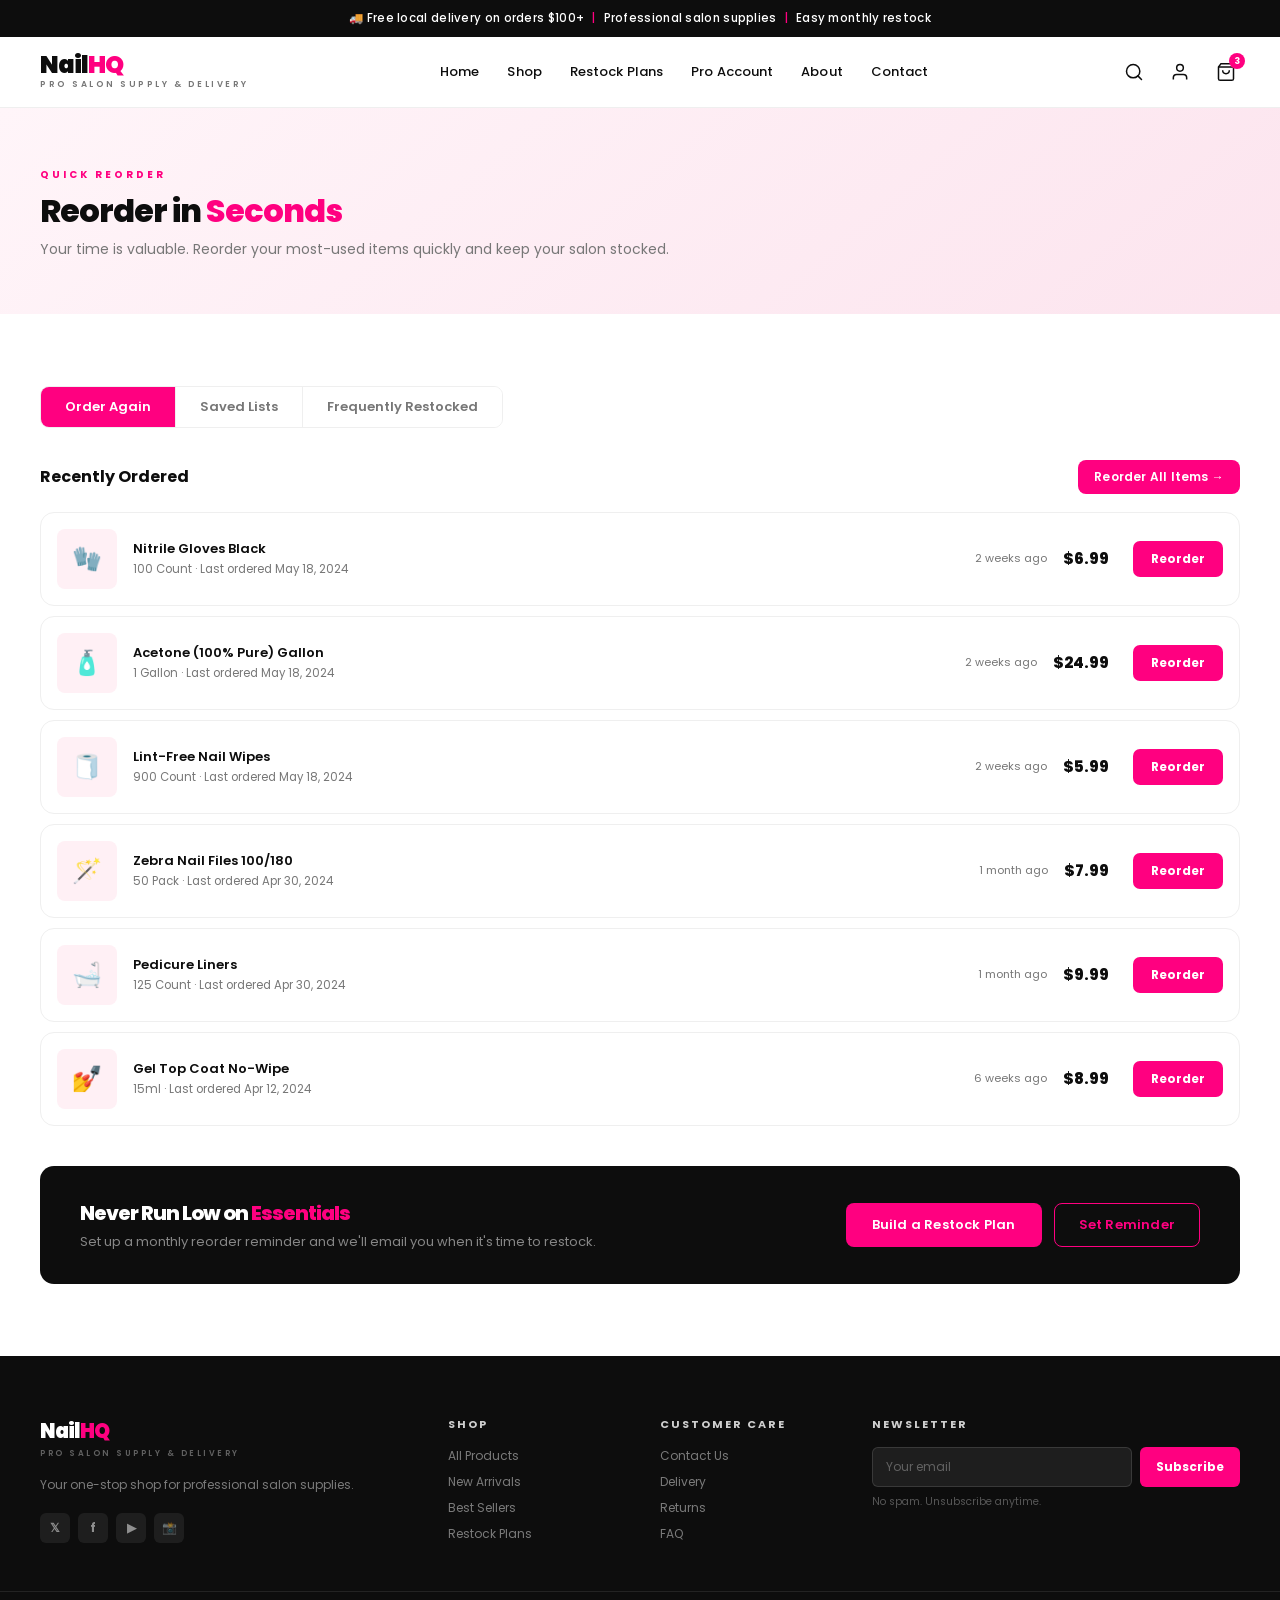
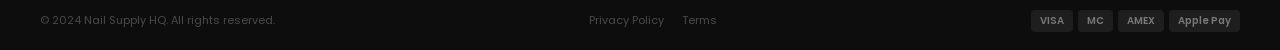
<file: reorder.html>
<!DOCTYPE html>
<html lang="en">
<head>
<meta charset="UTF-8"><meta name="viewport" content="width=device-width, initial-scale=1.0">
<title>Reorder – Nail Supply HQ</title>
<link rel="stylesheet" href="shared.css">
<style>
.reorder-hero{background:linear-gradient(140deg,#fff5f9,#fce4ee);padding:52px 0}
.reorder-tabs{display:flex;gap:0;border:1px solid var(--gray-200);border-radius:9px;overflow:hidden;width:fit-content;margin-bottom:32px}
.rtab{padding:10px 24px;font-size:13px;font-weight:600;cursor:pointer;background:white;border:none;font-family:var(--font);color:var(--gray-text);transition:all .15s;border-right:1px solid var(--gray-200)}
.rtab:last-child{border-right:none}
.rtab.active{background:var(--pink);color:white}
.reorder-product-row{display:flex;align-items:center;gap:16px;padding:16px;border:1px solid var(--gray-200);border-radius:var(--radius-lg);background:white;margin-bottom:10px;transition:all .2s}
.reorder-product-row:hover{border-color:var(--pink-light);box-shadow:var(--shadow-sm)}
.rpr-img{width:60px;height:60px;border-radius:8px;background:var(--blush);display:flex;align-items:center;justify-content:center;font-size:24px;flex-shrink:0}
.rpr-info{flex:1}
.rpr-name{font-size:13px;font-weight:600;margin-bottom:2px}
.rpr-detail{font-size:11.5px;color:var(--gray-text)}
.rpr-date{font-size:11px;color:var(--gray-text);white-space:nowrap}
.rpr-price{font-size:15px;font-weight:800;color:var(--black);white-space:nowrap;margin-right:8px}
.reorder-btn{background:var(--pink);color:white;border:none;padding:9px 18px;border-radius:7px;font-family:var(--font);font-size:12px;font-weight:700;cursor:pointer;white-space:nowrap;transition:background .15s}
.reorder-btn:hover{background:var(--pink-hover)}
.saved-list-card{background:white;border:1px solid var(--gray-200);border-radius:var(--radius-lg);overflow:hidden;margin-bottom:14px}
.slc-head{padding:16px 20px;display:flex;align-items:center;justify-content:space-between;border-bottom:1px solid var(--gray-200);background:var(--gray-100)}
.slc-name{font-size:13px;font-weight:700}
.slc-count{font-size:11px;color:var(--gray-text);margin-top:2px}
.slc-body{padding:12px 20px}
.slc-item{display:flex;align-items:center;justify-content:space-between;padding:6px 0;border-bottom:1px solid var(--gray-200);font-size:12.5px}
.slc-item:last-child{border-bottom:none}
.restock-reminder-banner{background:var(--black);border-radius:var(--radius-lg);padding:32px 40px;display:flex;align-items:center;justify-content:space-between;gap:24px;margin-top:40px}
.rrb-title{font-size:20px;font-weight:800;letter-spacing:-1px;color:white;margin-bottom:4px}
.rrb-title span{color:var(--pink)}
.rrb-sub{font-size:13px;color:rgba(255,255,255,.5)}
</style>
</head>
<body>
<div class="announce-bar">🚚 Free local delivery on orders $100+<span>|</span>Professional salon supplies<span>|</span>Easy monthly restock</div>
<header class="site-header">
  <div class="header-wrap">
    <a href="index.html" class="logo"><div class="logo-mark">Nail<em>HQ</em></div><div class="logo-tag">Pro Salon Supply &amp; Delivery</div></a>
    <nav class="main-nav"><a href="index.html">Home</a><a href="shop.html">Shop</a><a href="restock-plans.html">Restock Plans</a><a href="pro-account.html">Pro Account</a><a href="about.html">About</a><a href="contact.html">Contact</a></nav>
    <div class="header-right"><button class="icon-btn"><svg viewBox="0 0 24 24"><circle cx="11" cy="11" r="8"/><path d="m21 21-4.35-4.35" stroke-linecap="round"/></svg></button><button class="icon-btn"><svg viewBox="0 0 24 24"><path d="M20 21v-2a4 4 0 0 0-4-4H8a4 4 0 0 0-4 4v2"/><circle cx="12" cy="7" r="4"/></svg></button><div class="cart-wrap"><button class="icon-btn"><svg viewBox="0 0 24 24"><path d="M6 2 3 6v14a2 2 0 0 0 2 2h14a2 2 0 0 0 2-2V6l-3-4z"/><line x1="3" y1="6" x2="21" y2="6"/><path d="M16 10a4 4 0 0 1-8 0"/></svg></button><span class="cart-badge">3</span></div></div>
  </div>
</header>

<!-- HERO -->
<div class="reorder-hero">
  <div class="page-wrap">
    <div class="sec-label">Quick Reorder</div>
    <h1 class="sec-title" style="margin-bottom:8px">Reorder in <span>Seconds</span></h1>
    <p class="sec-sub" style="margin-bottom:0">Your time is valuable. Reorder your most-used items quickly and keep your salon stocked.</p>
  </div>
</div>

<section class="padded">
  <div class="page-wrap">
    <div class="reorder-tabs">
      <button class="rtab active">Order Again</button>
      <button class="rtab">Saved Lists</button>
      <button class="rtab">Frequently Restocked</button>
    </div>

    <!-- ORDER AGAIN -->
    <div>
      <div style="display:flex;align-items:center;justify-content:space-between;margin-bottom:18px">
        <h3 style="font-size:16px;font-weight:700">Recently Ordered</h3>
        <button class="btn btn-pink btn-sm">Reorder All Items →</button>
      </div>

      <div class="reorder-product-row">
        <div class="rpr-img">🧤</div>
        <div class="rpr-info"><div class="rpr-name">Nitrile Gloves Black</div><div class="rpr-detail">100 Count · Last ordered May 18, 2024</div></div>
        <div class="rpr-date">2 weeks ago</div>
        <div class="rpr-price">$6.99</div>
        <button class="reorder-btn">Reorder</button>
      </div>
      <div class="reorder-product-row">
        <div class="rpr-img">🧴</div>
        <div class="rpr-info"><div class="rpr-name">Acetone (100% Pure) Gallon</div><div class="rpr-detail">1 Gallon · Last ordered May 18, 2024</div></div>
        <div class="rpr-date">2 weeks ago</div>
        <div class="rpr-price">$24.99</div>
        <button class="reorder-btn">Reorder</button>
      </div>
      <div class="reorder-product-row">
        <div class="rpr-img">🧻</div>
        <div class="rpr-info"><div class="rpr-name">Lint-Free Nail Wipes</div><div class="rpr-detail">900 Count · Last ordered May 18, 2024</div></div>
        <div class="rpr-date">2 weeks ago</div>
        <div class="rpr-price">$5.99</div>
        <button class="reorder-btn">Reorder</button>
      </div>
      <div class="reorder-product-row">
        <div class="rpr-img">🪄</div>
        <div class="rpr-info"><div class="rpr-name">Zebra Nail Files 100/180</div><div class="rpr-detail">50 Pack · Last ordered Apr 30, 2024</div></div>
        <div class="rpr-date">1 month ago</div>
        <div class="rpr-price">$7.99</div>
        <button class="reorder-btn">Reorder</button>
      </div>
      <div class="reorder-product-row">
        <div class="rpr-img">🛁</div>
        <div class="rpr-info"><div class="rpr-name">Pedicure Liners</div><div class="rpr-detail">125 Count · Last ordered Apr 30, 2024</div></div>
        <div class="rpr-date">1 month ago</div>
        <div class="rpr-price">$9.99</div>
        <button class="reorder-btn">Reorder</button>
      </div>
      <div class="reorder-product-row">
        <div class="rpr-img">💅</div>
        <div class="rpr-info"><div class="rpr-name">Gel Top Coat No-Wipe</div><div class="rpr-detail">15ml · Last ordered Apr 12, 2024</div></div>
        <div class="rpr-date">6 weeks ago</div>
        <div class="rpr-price">$8.99</div>
        <button class="reorder-btn">Reorder</button>
      </div>
    </div>

    <!-- SAVED LISTS (hidden by default, show via JS) -->
    <div id="saved-lists" style="display:none">
      <div class="saved-list-card">
        <div class="slc-head"><div><div class="slc-name">My Monthly Essentials</div><div class="slc-count">7 items · Last updated May 10, 2024</div></div><button class="reorder-btn">Reorder All</button></div>
        <div class="slc-body">
          <div class="slc-item"><span>Nitrile Gloves Black (100ct)</span><span style="font-weight:700">$6.99</span></div>
          <div class="slc-item"><span>Acetone Gallon</span><span style="font-weight:700">$24.99</span></div>
          <div class="slc-item"><span>Lint-Free Wipes (900ct)</span><span style="font-weight:700">$5.99</span></div>
          <div class="slc-item"><span>Nail Files 50-Pack</span><span style="font-weight:700">$7.99</span></div>
          <div class="slc-item" style="border:none;padding-top:8px;color:var(--gray-text)">+3 more items</div>
        </div>
      </div>
      <div class="saved-list-card">
        <div class="slc-head"><div><div class="slc-name">Pedi Supplies</div><div class="slc-count">4 items · Last updated Apr 22, 2024</div></div><button class="reorder-btn">Reorder All</button></div>
        <div class="slc-body">
          <div class="slc-item"><span>Pedicure Liners (125ct)</span><span style="font-weight:700">$9.99</span></div>
          <div class="slc-item"><span>Disposable Towels</span><span style="font-weight:700">$12.99</span></div>
          <div class="slc-item"><span>Cuticle Oil 15ml</span><span style="font-weight:700">$5.99</span></div>
          <div class="slc-item"><span>Nail Buffer 100/180</span><span style="font-weight:700">$4.99</span></div>
        </div>
      </div>
    </div>

    <!-- RESTOCK REMINDER BANNER -->
    <div class="restock-reminder-banner">
      <div>
        <div class="rrb-title">Never Run Low on <span>Essentials</span></div>
        <div class="rrb-sub">Set up a monthly reorder reminder and we'll email you when it's time to restock.</div>
      </div>
      <div style="display:flex;gap:12px">
        <a href="restock-plans.html" class="btn btn-pink">Build a Restock Plan</a>
        <a href="#" class="btn btn-outline-pink">Set Reminder</a>
      </div>
    </div>
  </div>
</section>

<footer class="site-footer">
  <div class="footer-main">
    <div><div class="footer-brand-logo">Nail<em>HQ</em></div><span class="footer-brand-tag">Pro Salon Supply &amp; Delivery</span><p class="footer-desc">Your one-stop shop for professional salon supplies.</p><div class="footer-socials"><button class="social-btn">𝕏</button><button class="social-btn">f</button><button class="social-btn">▶</button><button class="social-btn">📸</button></div></div>
    <div><div class="footer-col-hd">Shop</div><div class="footer-links"><a href="shop.html">All Products</a><a href="new-arrivals.html">New Arrivals</a><a href="shop.html">Best Sellers</a><a href="restock-plans.html">Restock Plans</a></div></div>
    <div><div class="footer-col-hd">Customer Care</div><div class="footer-links"><a href="contact.html">Contact Us</a><a href="local-delivery.html">Delivery</a><a href="#">Returns</a><a href="#">FAQ</a></div></div>
    <div><div class="footer-col-hd">Newsletter</div><div class="nl-input-row"><input type="email" class="nl-input" placeholder="Your email"><button class="nl-btn">Subscribe</button></div><div class="nl-note">No spam. Unsubscribe anytime.</div></div>
  </div>
  <div class="footer-bottom"><div class="footer-bottom-copy">© 2024 Nail Supply HQ. All rights reserved.</div><div class="footer-bottom-links"><a href="#">Privacy Policy</a><a href="#">Terms</a></div><div class="pay-icons"><span class="pay-pill">VISA</span><span class="pay-pill">MC</span><span class="pay-pill">AMEX</span><span class="pay-pill">Apple Pay</span></div></div>
</footer>
<script>
document.querySelectorAll('.rtab').forEach((tab,i)=>{
  tab.addEventListener('click',()=>{
    document.querySelectorAll('.rtab').forEach(t=>t.classList.remove('active'));
    tab.classList.add('active');
    document.getElementById('saved-lists').style.display = (i===1)?'block':'none';
  });
});
</script>
</body>
</html>
</file>
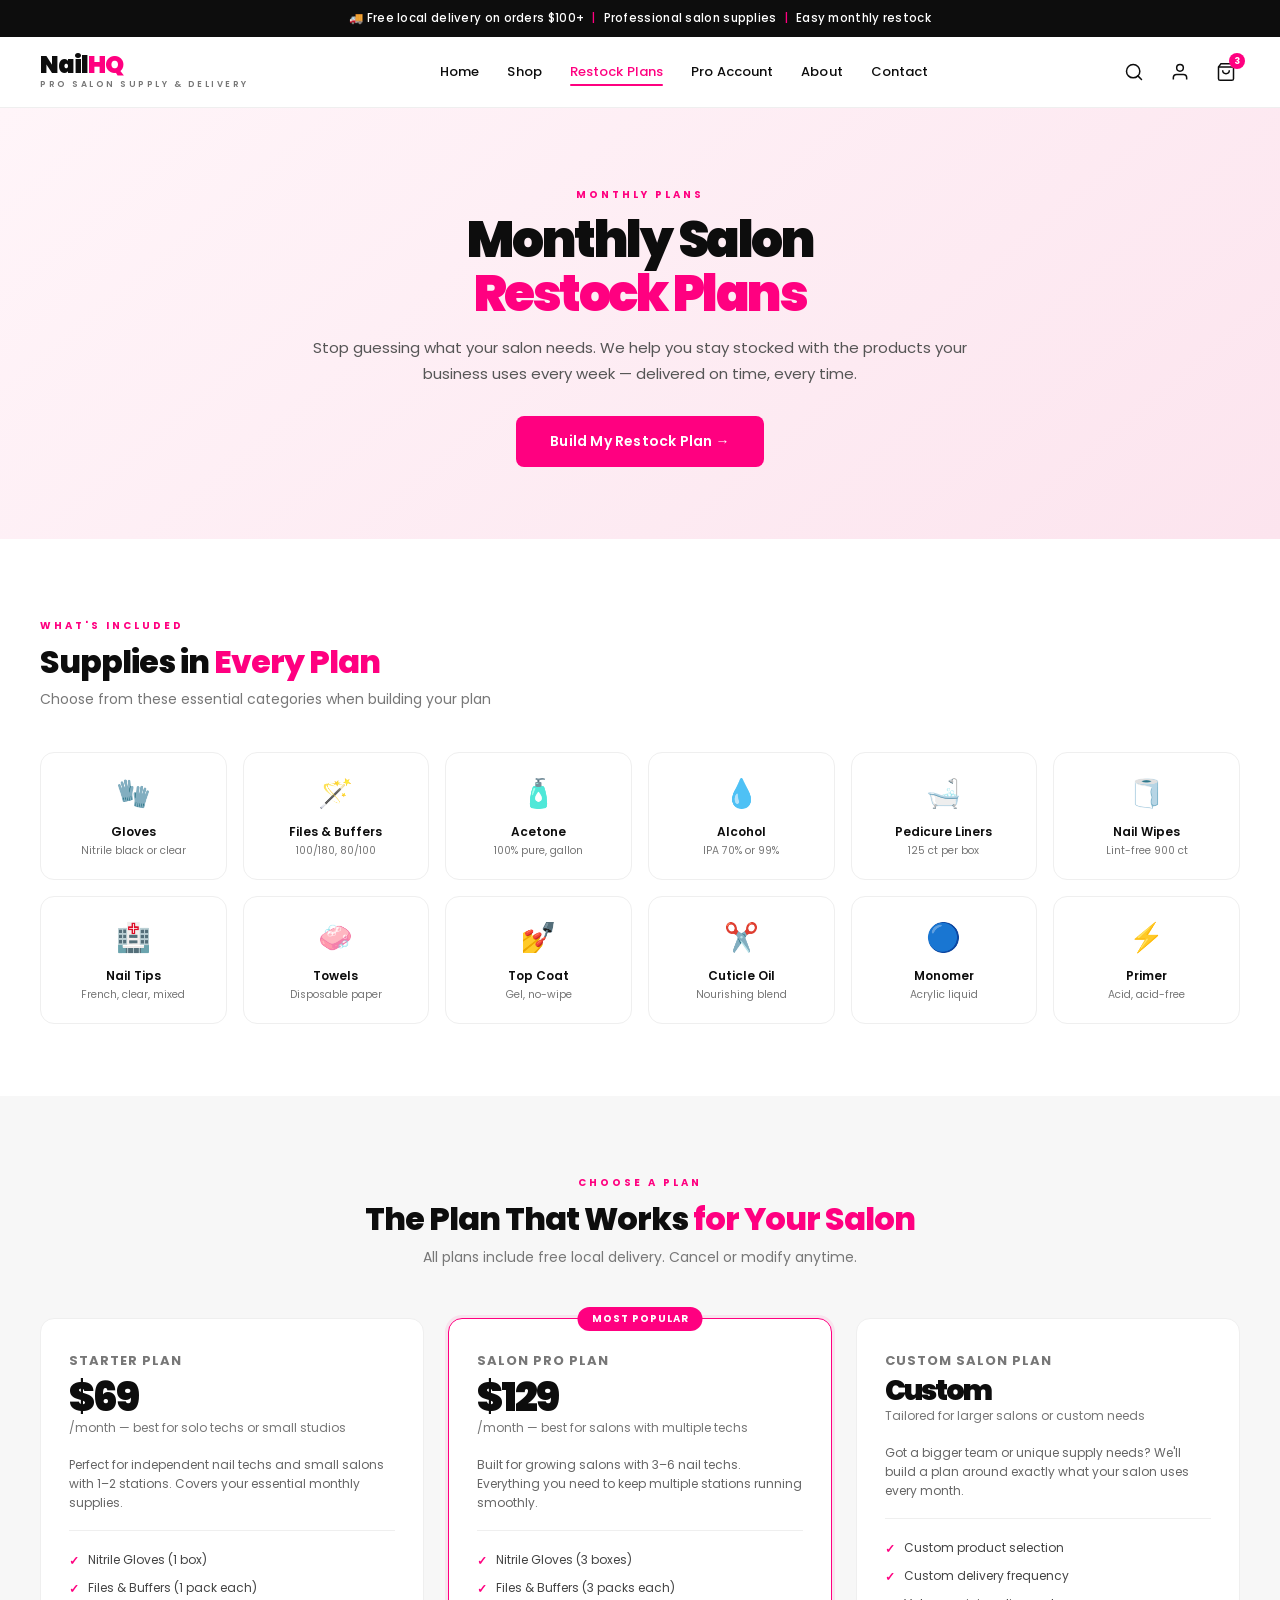
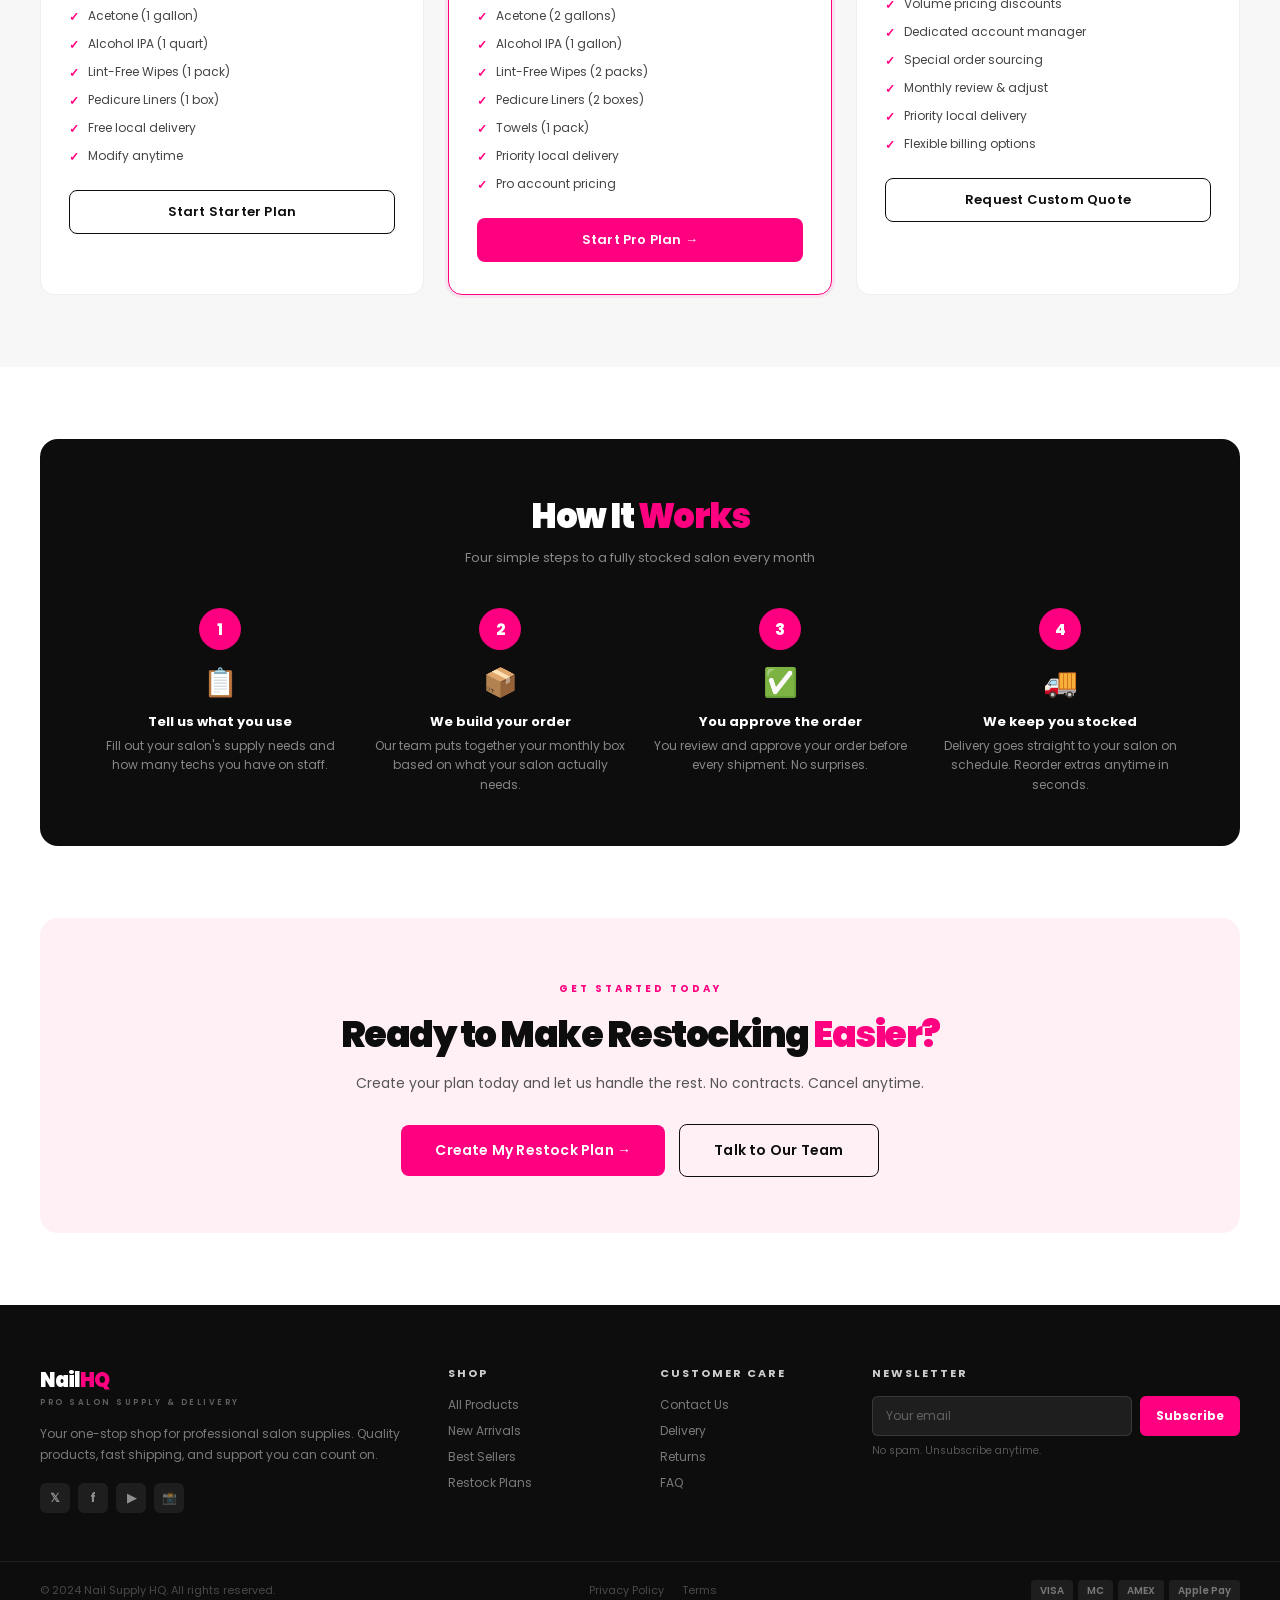
<file: restock-plans.html>
<!DOCTYPE html>
<html lang="en">
<head>
<meta charset="UTF-8"><meta name="viewport" content="width=device-width, initial-scale=1.0">
<title>Salon Restock Plans – Nail Supply HQ</title>
<link rel="stylesheet" href="shared.css">
<style>
.rp-hero{background:linear-gradient(140deg,#fff5f9 0%,#fce4ee 100%);padding:72px 0}
.rp-hero-wrap{max-width:760px;margin:0 auto;text-align:center;padding:0 40px}
.rp-hero h1{font-size:50px;font-weight:900;letter-spacing:-2.5px;line-height:1.08;margin-bottom:14px}
.rp-hero h1 span{color:var(--pink)}
.rp-hero p{font-size:15px;color:#555;line-height:1.75;margin-bottom:28px}
.pricing-grid{display:grid;grid-template-columns:repeat(3,1fr);gap:24px}
.supplies-grid{display:grid;grid-template-columns:repeat(6,1fr);gap:16px;margin-top:32px}
.supply-item{background:white;border:1px solid var(--gray-200);border-radius:var(--radius-lg);padding:20px 14px;text-align:center}
.supply-emoji{font-size:28px;margin-bottom:8px}
.supply-name{font-size:12px;font-weight:600}
.supply-sub{font-size:10.5px;color:var(--gray-text);margin-top:2px}
.hiw-band{background:var(--black);border-radius:18px;padding:52px 52px}
.hiw-band-head{text-align:center;margin-bottom:40px}
.hiw-band-head h2{font-size:34px;font-weight:900;letter-spacing:-1.5px;color:white}
.hiw-band-head h2 span{color:var(--pink)}
.hiw-band-head p{font-size:13px;color:rgba(255,255,255,.5);margin-top:6px}
.hiw-band-grid{display:grid;grid-template-columns:repeat(4,1fr);gap:24px}
.hiw-band-card{text-align:center}
.hiw-band-num{width:42px;height:42px;border-radius:50%;background:var(--pink);color:white;font-size:15px;font-weight:800;display:flex;align-items:center;justify-content:center;margin:0 auto 12px}
.hiw-band-emoji{font-size:28px;margin-bottom:8px}
.hiw-band-title{font-size:13px;font-weight:700;color:white;margin-bottom:4px}
.hiw-band-desc{font-size:12px;color:rgba(255,255,255,.5);line-height:1.6}
.final-cta{background:var(--blush);border-radius:18px;padding:56px 40px;text-align:center}
.final-cta h2{font-size:36px;font-weight:900;letter-spacing:-1.5px;margin-bottom:10px}
.final-cta h2 span{color:var(--pink)}
.final-cta p{font-size:14px;color:#555;line-height:1.7;margin-bottom:28px}
.final-cta-btns{display:flex;align-items:center;justify-content:center;gap:14px}
</style>
</head>
<body>
<div class="announce-bar">🚚 Free local delivery on orders $100+<span>|</span>Professional salon supplies<span>|</span>Easy monthly restock</div>
<header class="site-header">
  <div class="header-wrap">
    <a href="index.html" class="logo"><div class="logo-mark">Nail<em>HQ</em></div><div class="logo-tag">Pro Salon Supply &amp; Delivery</div></a>
    <nav class="main-nav"><a href="index.html">Home</a><a href="shop.html">Shop</a><a href="restock-plans.html" class="active">Restock Plans</a><a href="pro-account.html">Pro Account</a><a href="about.html">About</a><a href="contact.html">Contact</a></nav>
    <div class="header-right"><button class="icon-btn"><svg viewBox="0 0 24 24"><circle cx="11" cy="11" r="8"/><path d="m21 21-4.35-4.35" stroke-linecap="round"/></svg></button><button class="icon-btn"><svg viewBox="0 0 24 24"><path d="M20 21v-2a4 4 0 0 0-4-4H8a4 4 0 0 0-4 4v2"/><circle cx="12" cy="7" r="4"/></svg></button><div class="cart-wrap"><button class="icon-btn"><svg viewBox="0 0 24 24"><path d="M6 2 3 6v14a2 2 0 0 0 2 2h14a2 2 0 0 0 2-2V6l-3-4z"/><line x1="3" y1="6" x2="21" y2="6"/><path d="M16 10a4 4 0 0 1-8 0"/></svg></button><span class="cart-badge">3</span></div></div>
  </div>
</header>

<!-- HERO -->
<div class="rp-hero">
  <div class="rp-hero-wrap">
    <div class="sec-label">Monthly Plans</div>
    <h1>Monthly Salon<br><span>Restock Plans</span></h1>
    <p>Stop guessing what your salon needs. We help you stay stocked with the products your business uses every week — delivered on time, every time.</p>
    <a href="#plans" class="btn btn-pink btn-lg">Build My Restock Plan →</a>
  </div>
</div>

<!-- WHAT'S INCLUDED -->
<section class="padded">
  <div class="page-wrap">
    <div class="sec-head-row">
      <div>
        <div class="sec-label">What's Included</div>
        <h2 class="sec-title">Supplies in <span>Every Plan</span></h2>
        <p class="sec-sub">Choose from these essential categories when building your plan</p>
      </div>
    </div>
    <div class="supplies-grid">
      <div class="supply-item"><div class="supply-emoji">🧤</div><div class="supply-name">Gloves</div><div class="supply-sub">Nitrile black or clear</div></div>
      <div class="supply-item"><div class="supply-emoji">🪄</div><div class="supply-name">Files &amp; Buffers</div><div class="supply-sub">100/180, 80/100</div></div>
      <div class="supply-item"><div class="supply-emoji">🧴</div><div class="supply-name">Acetone</div><div class="supply-sub">100% pure, gallon</div></div>
      <div class="supply-item"><div class="supply-emoji">💧</div><div class="supply-name">Alcohol</div><div class="supply-sub">IPA 70% or 99%</div></div>
      <div class="supply-item"><div class="supply-emoji">🛁</div><div class="supply-name">Pedicure Liners</div><div class="supply-sub">125 ct per box</div></div>
      <div class="supply-item"><div class="supply-emoji">🧻</div><div class="supply-name">Nail Wipes</div><div class="supply-sub">Lint-free 900 ct</div></div>
      <div class="supply-item"><div class="supply-emoji">🏥</div><div class="supply-name">Nail Tips</div><div class="supply-sub">French, clear, mixed</div></div>
      <div class="supply-item"><div class="supply-emoji">🧼</div><div class="supply-name">Towels</div><div class="supply-sub">Disposable paper</div></div>
      <div class="supply-item"><div class="supply-emoji">💅</div><div class="supply-name">Top Coat</div><div class="supply-sub">Gel, no-wipe</div></div>
      <div class="supply-item"><div class="supply-emoji">✂️</div><div class="supply-name">Cuticle Oil</div><div class="supply-sub">Nourishing blend</div></div>
      <div class="supply-item"><div class="supply-emoji">🔵</div><div class="supply-name">Monomer</div><div class="supply-sub">Acrylic liquid</div></div>
      <div class="supply-item"><div class="supply-emoji">⚡</div><div class="supply-name">Primer</div><div class="supply-sub">Acid, acid-free</div></div>
    </div>
  </div>
</section>

<!-- PRICING -->
<section class="padded" id="plans" style="background:var(--gray-100)">
  <div class="page-wrap">
    <div style="text-align:center;margin-bottom:48px">
      <div class="sec-label">Choose a Plan</div>
      <h2 class="sec-title">The Plan That Works <span>for Your Salon</span></h2>
      <p class="sec-sub">All plans include free local delivery. Cancel or modify anytime.</p>
    </div>
    <div class="pricing-grid">
      <!-- STARTER -->
      <div class="pricing-card">
        <div class="pricing-plan-name">Starter Plan</div>
        <div class="pricing-price">$69</div>
        <div class="pricing-period">/month — best for solo techs or small studios</div>
        <div class="pricing-desc">Perfect for independent nail techs and small salons with 1–2 stations. Covers your essential monthly supplies.</div>
        <div class="pricing-features">
          <div class="pf-item"><span class="pf-check">✓</span><span>Nitrile Gloves (1 box)</span></div>
          <div class="pf-item"><span class="pf-check">✓</span><span>Files &amp; Buffers (1 pack each)</span></div>
          <div class="pf-item"><span class="pf-check">✓</span><span>Acetone (1 gallon)</span></div>
          <div class="pf-item"><span class="pf-check">✓</span><span>Alcohol IPA (1 quart)</span></div>
          <div class="pf-item"><span class="pf-check">✓</span><span>Lint-Free Wipes (1 pack)</span></div>
          <div class="pf-item"><span class="pf-check">✓</span><span>Pedicure Liners (1 box)</span></div>
          <div class="pf-item"><span class="pf-check">✓</span><span>Free local delivery</span></div>
          <div class="pf-item"><span class="pf-check">✓</span><span>Modify anytime</span></div>
        </div>
        <a href="#" class="btn btn-outline-black btn-full">Start Starter Plan</a>
      </div>
      <!-- PRO -->
      <div class="pricing-card featured">
        <div class="pricing-badge">MOST POPULAR</div>
        <div class="pricing-plan-name">Salon Pro Plan</div>
        <div class="pricing-price">$129</div>
        <div class="pricing-period">/month — best for salons with multiple techs</div>
        <div class="pricing-desc">Built for growing salons with 3–6 nail techs. Everything you need to keep multiple stations running smoothly.</div>
        <div class="pricing-features">
          <div class="pf-item"><span class="pf-check">✓</span><span>Nitrile Gloves (3 boxes)</span></div>
          <div class="pf-item"><span class="pf-check">✓</span><span>Files &amp; Buffers (3 packs each)</span></div>
          <div class="pf-item"><span class="pf-check">✓</span><span>Acetone (2 gallons)</span></div>
          <div class="pf-item"><span class="pf-check">✓</span><span>Alcohol IPA (1 gallon)</span></div>
          <div class="pf-item"><span class="pf-check">✓</span><span>Lint-Free Wipes (2 packs)</span></div>
          <div class="pf-item"><span class="pf-check">✓</span><span>Pedicure Liners (2 boxes)</span></div>
          <div class="pf-item"><span class="pf-check">✓</span><span>Towels (1 pack)</span></div>
          <div class="pf-item"><span class="pf-check">✓</span><span>Priority local delivery</span></div>
          <div class="pf-item"><span class="pf-check">✓</span><span>Pro account pricing</span></div>
        </div>
        <a href="#" class="btn btn-pink btn-full">Start Pro Plan →</a>
      </div>
      <!-- CUSTOM -->
      <div class="pricing-card">
        <div class="pricing-plan-name">Custom Salon Plan</div>
        <div class="pricing-price" style="font-size:28px">Custom</div>
        <div class="pricing-period">Tailored for larger salons or custom needs</div>
        <div class="pricing-desc">Got a bigger team or unique supply needs? We'll build a plan around exactly what your salon uses every month.</div>
        <div class="pricing-features">
          <div class="pf-item"><span class="pf-check">✓</span><span>Custom product selection</span></div>
          <div class="pf-item"><span class="pf-check">✓</span><span>Custom delivery frequency</span></div>
          <div class="pf-item"><span class="pf-check">✓</span><span>Volume pricing discounts</span></div>
          <div class="pf-item"><span class="pf-check">✓</span><span>Dedicated account manager</span></div>
          <div class="pf-item"><span class="pf-check">✓</span><span>Special order sourcing</span></div>
          <div class="pf-item"><span class="pf-check">✓</span><span>Monthly review &amp; adjust</span></div>
          <div class="pf-item"><span class="pf-check">✓</span><span>Priority local delivery</span></div>
          <div class="pf-item"><span class="pf-check">✓</span><span>Flexible billing options</span></div>
        </div>
        <a href="contact.html" class="btn btn-outline-black btn-full">Request Custom Quote</a>
      </div>
    </div>
  </div>
</section>

<!-- HOW IT WORKS -->
<section class="padded">
  <div class="page-wrap">
    <div class="hiw-band">
      <div class="hiw-band-head">
        <h2>How It <span>Works</span></h2>
        <p>Four simple steps to a fully stocked salon every month</p>
      </div>
      <div class="hiw-band-grid">
        <div class="hiw-band-card"><div class="hiw-band-num">1</div><div class="hiw-band-emoji">📋</div><div class="hiw-band-title">Tell us what you use</div><div class="hiw-band-desc">Fill out your salon's supply needs and how many techs you have on staff.</div></div>
        <div class="hiw-band-card"><div class="hiw-band-num">2</div><div class="hiw-band-emoji">📦</div><div class="hiw-band-title">We build your order</div><div class="hiw-band-desc">Our team puts together your monthly box based on what your salon actually needs.</div></div>
        <div class="hiw-band-card"><div class="hiw-band-num">3</div><div class="hiw-band-emoji">✅</div><div class="hiw-band-title">You approve the order</div><div class="hiw-band-desc">You review and approve your order before every shipment. No surprises.</div></div>
        <div class="hiw-band-card"><div class="hiw-band-num">4</div><div class="hiw-band-emoji">🚚</div><div class="hiw-band-title">We keep you stocked</div><div class="hiw-band-desc">Delivery goes straight to your salon on schedule. Reorder extras anytime in seconds.</div></div>
      </div>
    </div>
  </div>
</section>

<!-- FINAL CTA -->
<section style="padding:0 0 72px">
  <div class="page-wrap">
    <div class="final-cta">
      <div class="sec-label">Get Started Today</div>
      <h2>Ready to Make Restocking <span>Easier?</span></h2>
      <p>Create your plan today and let us handle the rest. No contracts. Cancel anytime.</p>
      <div class="final-cta-btns">
        <a href="#plans" class="btn btn-pink btn-lg">Create My Restock Plan →</a>
        <a href="contact.html" class="btn btn-outline-black btn-lg">Talk to Our Team</a>
      </div>
    </div>
  </div>
</section>

<footer class="site-footer">
  <div class="footer-main">
    <div><div class="footer-brand-logo">Nail<em>HQ</em></div><span class="footer-brand-tag">Pro Salon Supply &amp; Delivery</span><p class="footer-desc">Your one-stop shop for professional salon supplies. Quality products, fast shipping, and support you can count on.</p><div class="footer-socials"><button class="social-btn">𝕏</button><button class="social-btn">f</button><button class="social-btn">▶</button><button class="social-btn">📸</button></div></div>
    <div><div class="footer-col-hd">Shop</div><div class="footer-links"><a href="shop.html">All Products</a><a href="new-arrivals.html">New Arrivals</a><a href="shop.html">Best Sellers</a><a href="restock-plans.html">Restock Plans</a></div></div>
    <div><div class="footer-col-hd">Customer Care</div><div class="footer-links"><a href="contact.html">Contact Us</a><a href="local-delivery.html">Delivery</a><a href="#">Returns</a><a href="#">FAQ</a></div></div>
    <div><div class="footer-col-hd">Newsletter</div><div class="nl-input-row"><input type="email" class="nl-input" placeholder="Your email"><button class="nl-btn">Subscribe</button></div><div class="nl-note">No spam. Unsubscribe anytime.</div></div>
  </div>
  <div class="footer-bottom"><div class="footer-bottom-copy">© 2024 Nail Supply HQ. All rights reserved.</div><div class="footer-bottom-links"><a href="#">Privacy Policy</a><a href="#">Terms</a></div><div class="pay-icons"><span class="pay-pill">VISA</span><span class="pay-pill">MC</span><span class="pay-pill">AMEX</span><span class="pay-pill">Apple Pay</span></div></div>
</footer>
</body>
</html>
</file>
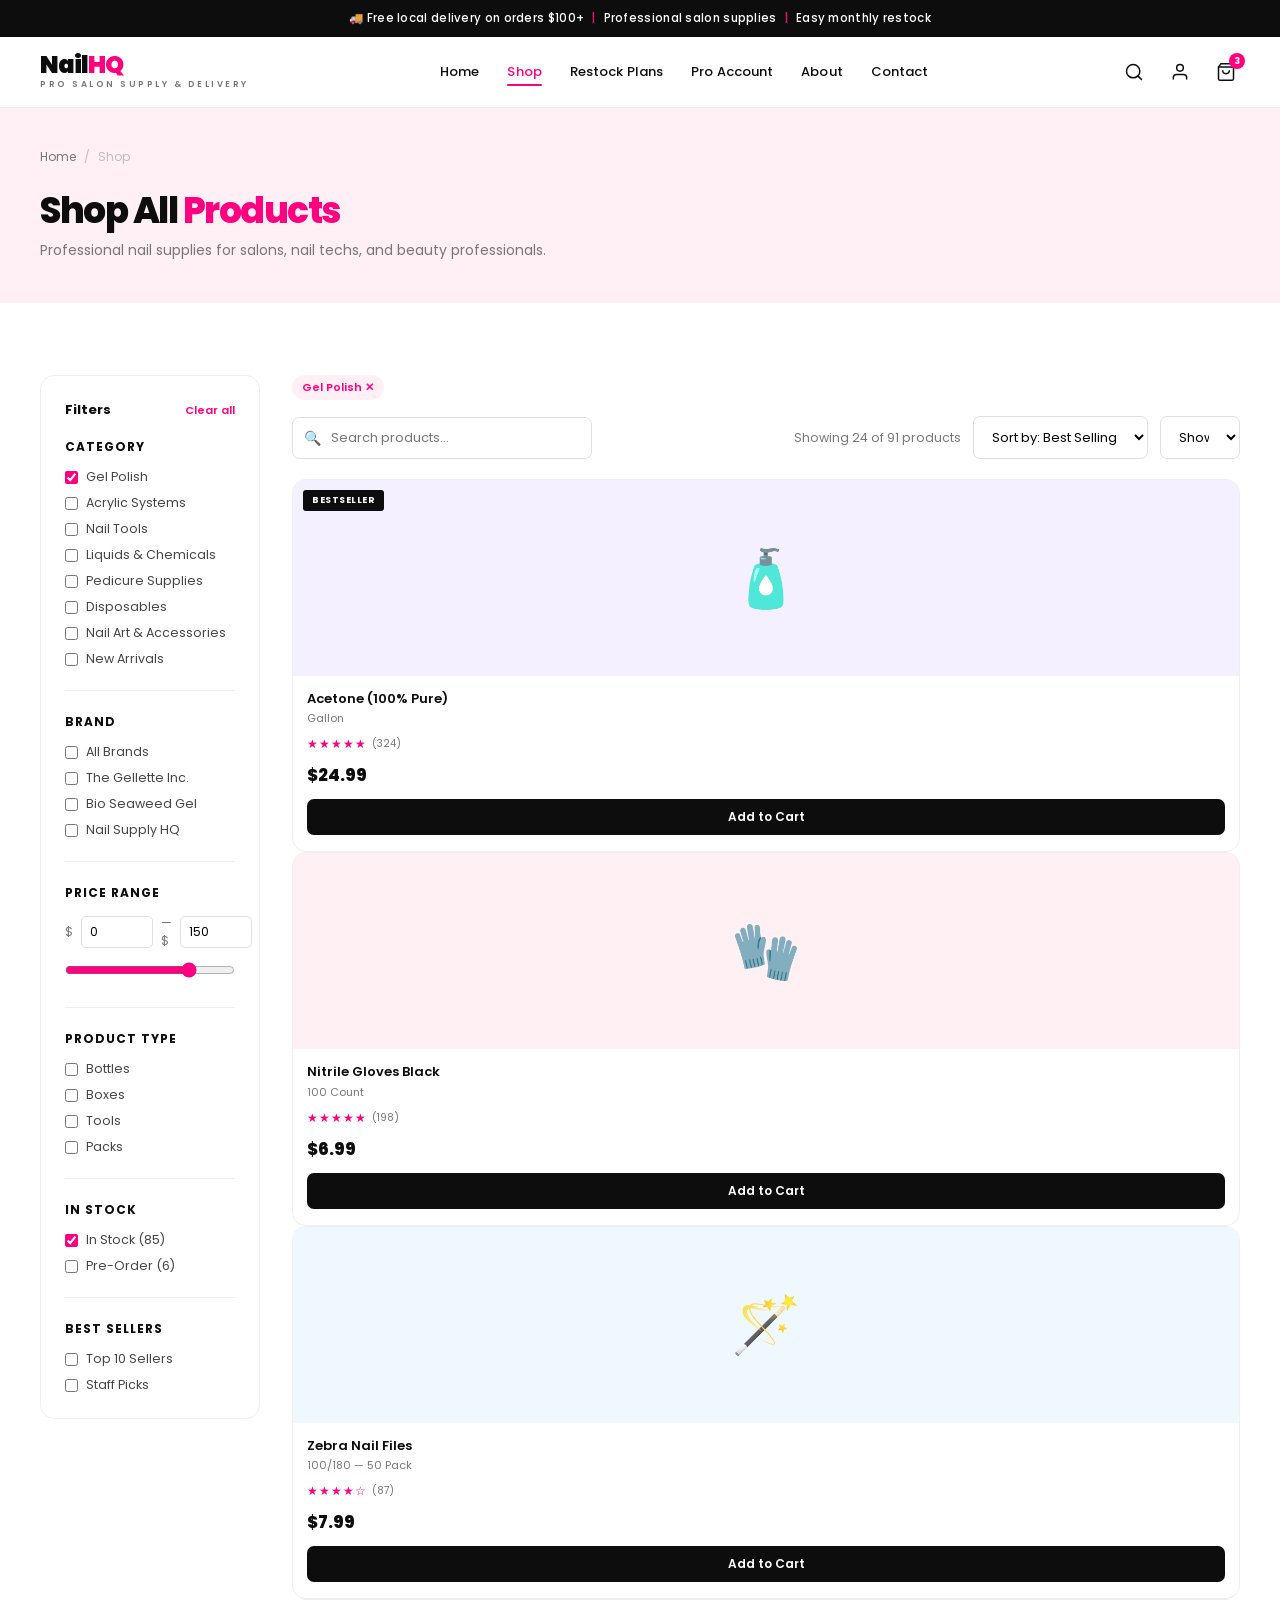
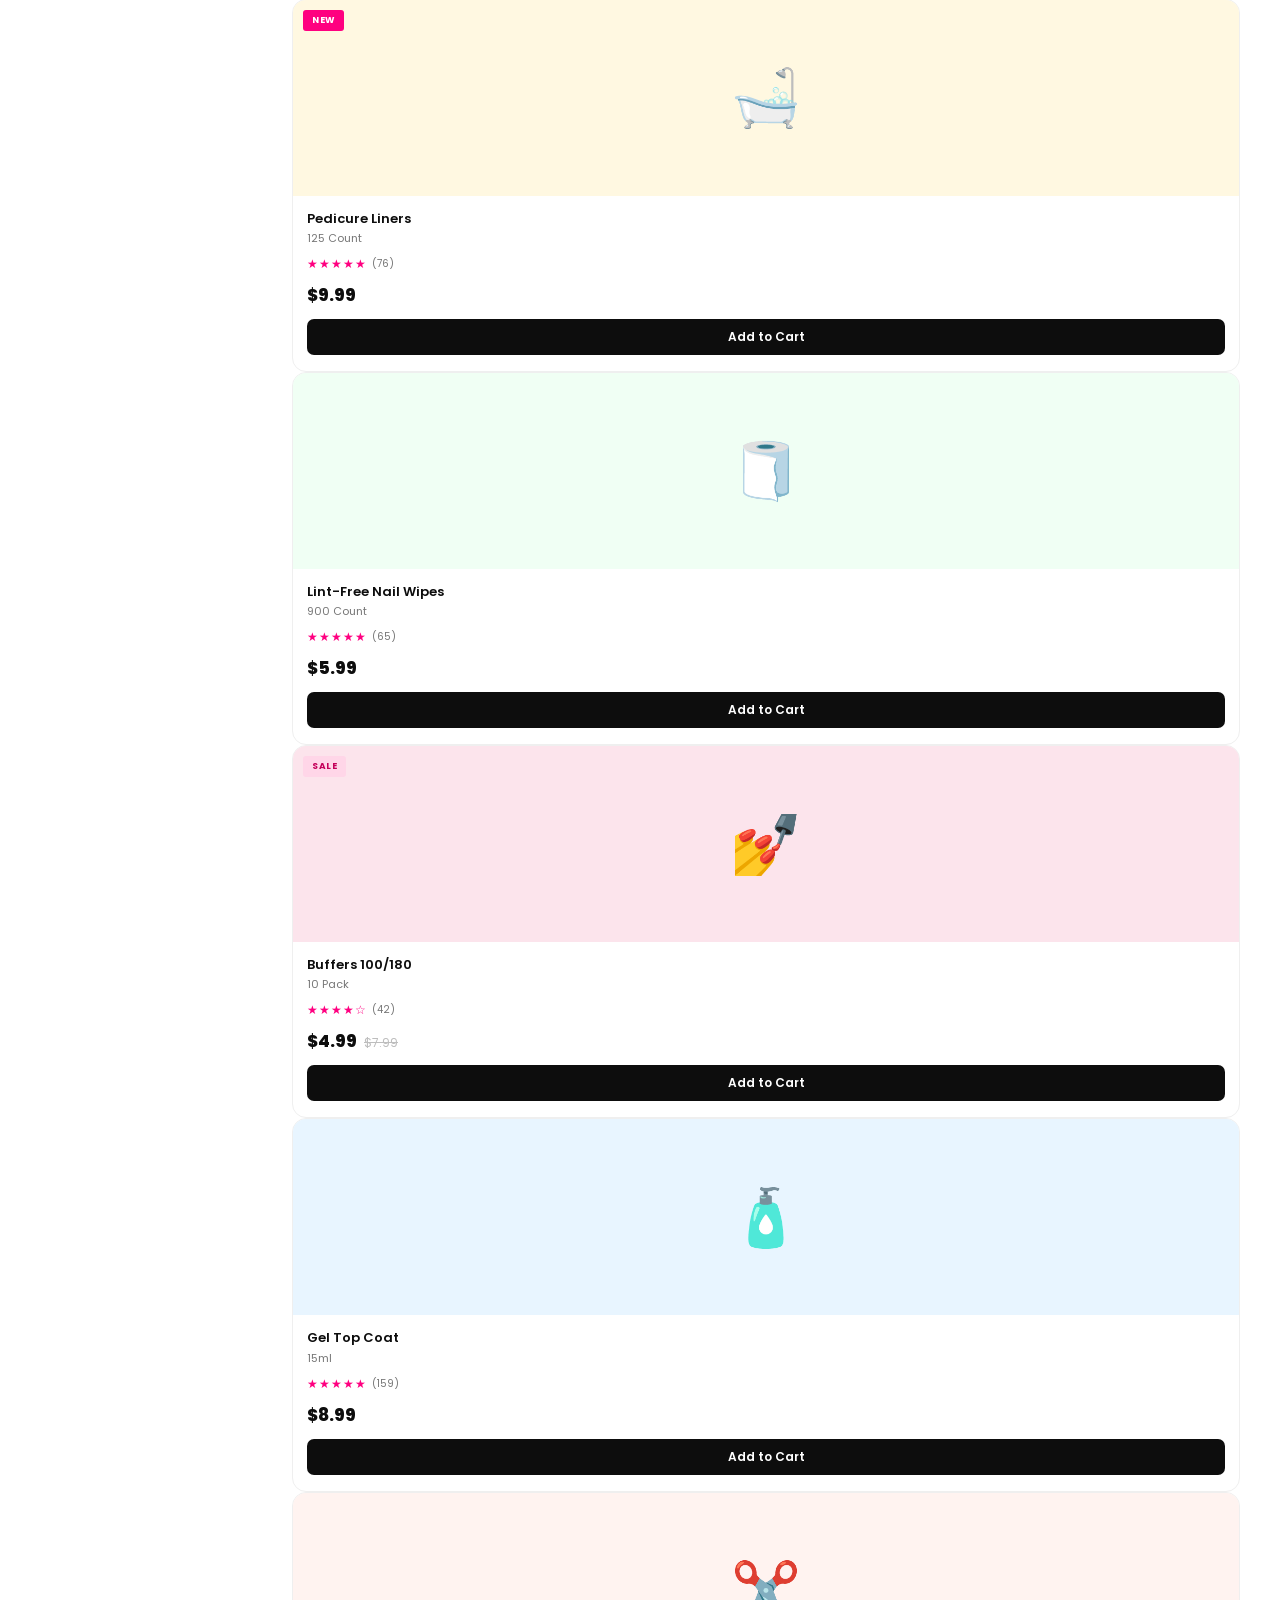
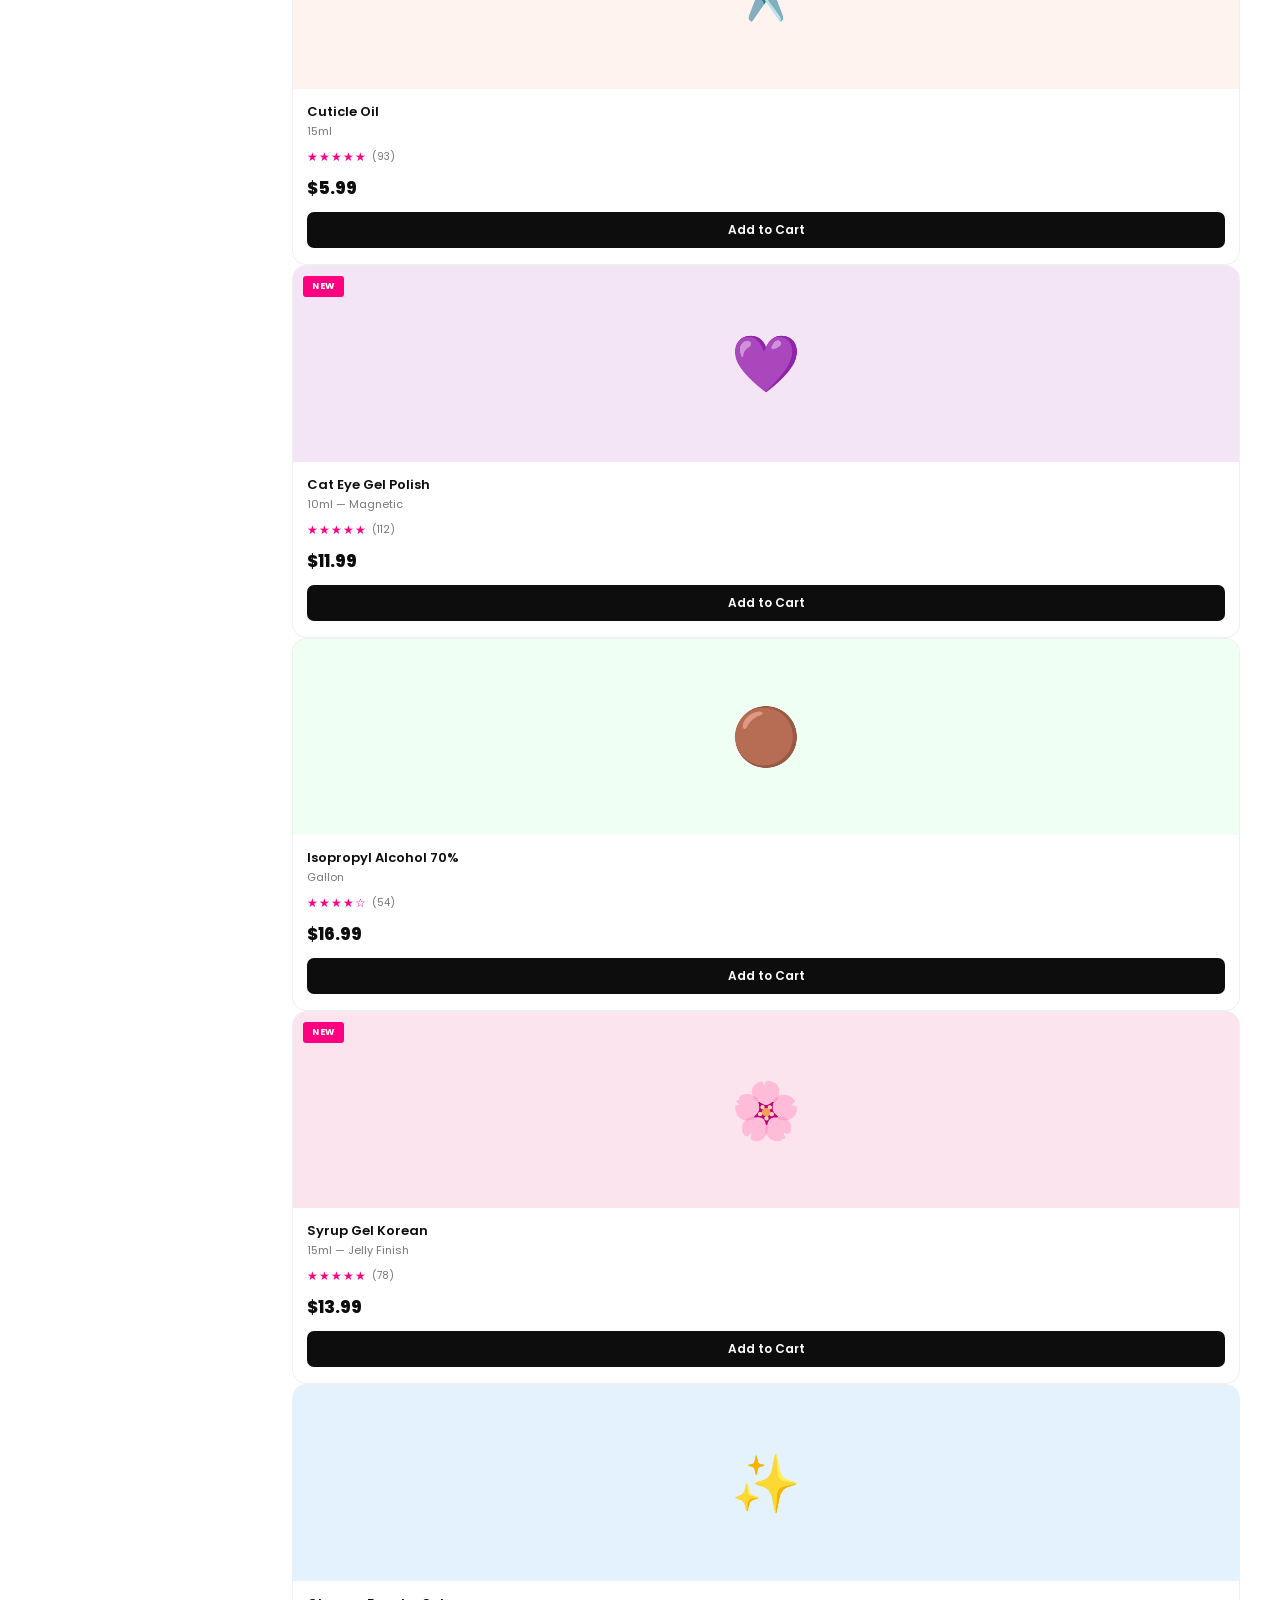
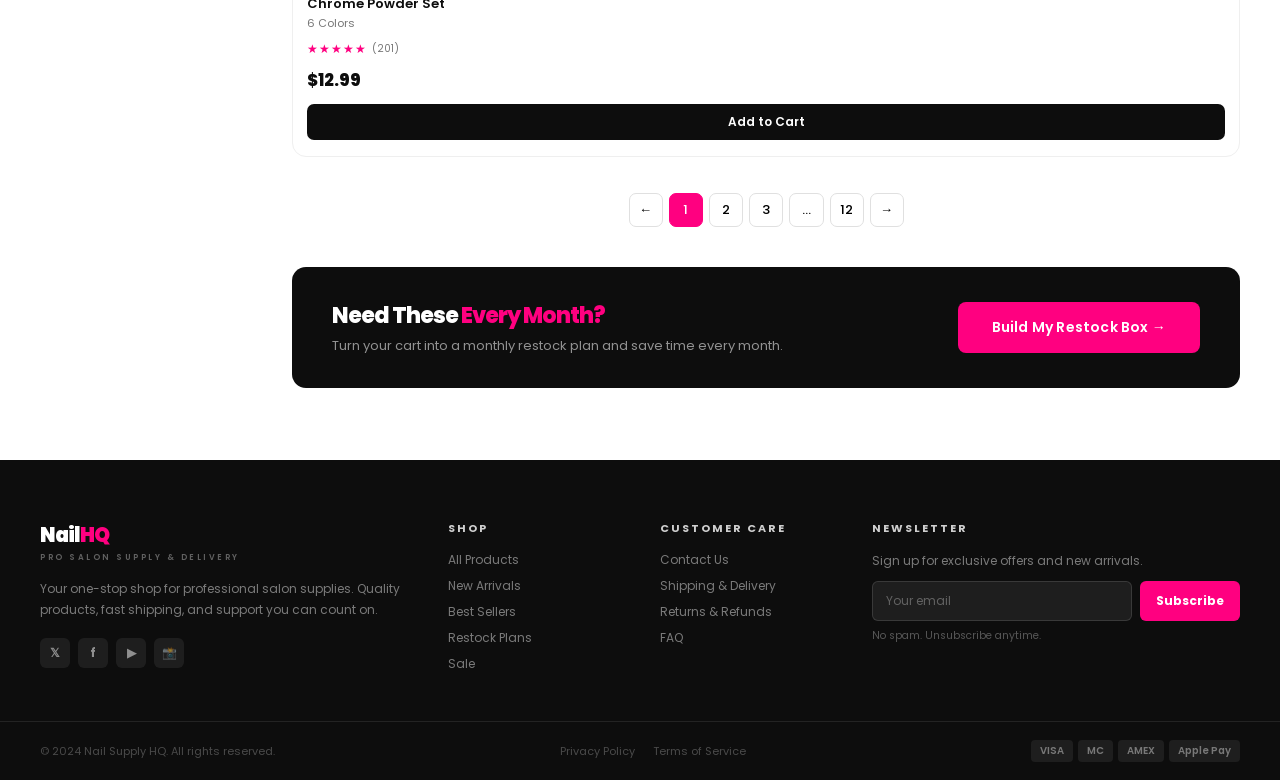
<file: shop.html>
<!DOCTYPE html>
<html lang="en">
<head>
<meta charset="UTF-8"><meta name="viewport" content="width=device-width, initial-scale=1.0">
<title>Shop All Products – Nail Supply HQ</title>
<link rel="stylesheet" href="shared.css">
<style>
.shop-layout{display:grid;grid-template-columns:220px 1fr;gap:32px;align-items:start}
.sidebar{background:var(--white);border:1px solid var(--gray-200);border-radius:var(--radius-lg);padding:24px;position:sticky;top:90px}
.filter-section{margin-bottom:22px;padding-bottom:22px;border-bottom:1px solid var(--gray-200)}
.filter-section:last-child{margin-bottom:0;padding-bottom:0;border-bottom:none}
.filter-title{font-size:12px;font-weight:700;letter-spacing:1px;text-transform:uppercase;color:var(--black);margin-bottom:12px}
.filter-options{display:flex;flex-direction:column;gap:8px}
.filter-opt{display:flex;align-items:center;gap:8px;font-size:12.5px;color:#444;cursor:pointer}
.filter-opt input{accent-color:var(--pink)}
.filter-opt:hover{color:var(--pink)}
.price-range{display:flex;gap:8px;align-items:center;font-size:12px;color:var(--gray-text)}
.price-range input{width:72px;padding:6px 8px;border:1px solid var(--gray-300);border-radius:5px;font-size:12px;font-family:var(--font)}
.shop-main{}
.shop-toolbar{display:flex;align-items:center;justify-content:space-between;margin-bottom:20px;gap:12px}
.shop-search{flex:1;max-width:300px;position:relative}
.shop-search input{width:100%;padding:10px 14px 10px 38px;border:1px solid var(--gray-300);border-radius:7px;font-family:var(--font);font-size:13px;outline:none}
.shop-search input:focus{border-color:var(--pink)}
.search-icon{position:absolute;left:12px;top:50%;transform:translateY(-50%);font-size:14px;color:var(--gray-400)}
.shop-toolbar-right{display:flex;align-items:center;gap:12px}
.sort-select{padding:10px 14px;border:1px solid var(--gray-300);border-radius:7px;font-family:var(--font);font-size:13px;outline:none;background:white;cursor:pointer}
.sort-select:focus{border-color:var(--pink)}
.results-count{font-size:12.5px;color:var(--gray-text)}
.restock-bottom-banner{background:var(--black);border-radius:var(--radius-lg);padding:32px 40px;display:flex;align-items:center;justify-content:space-between;margin-top:40px;gap:24px}
.rbb-left h3{font-size:22px;font-weight:800;letter-spacing:-1px;color:white;margin-bottom:4px}
.rbb-left h3 em{font-style:normal;color:var(--pink)}
.rbb-left p{font-size:13px;color:rgba(255,255,255,.55)}
.pagination{display:flex;align-items:center;justify-content:center;gap:6px;margin-top:36px}
.page-btn{width:34px;height:34px;border-radius:7px;border:1px solid var(--gray-300);background:white;font-family:var(--font);font-size:13px;font-weight:500;cursor:pointer;display:flex;align-items:center;justify-content:center;transition:all .15s}
.page-btn:hover,.page-btn.active{background:var(--pink);color:white;border-color:var(--pink)}
.active-filters{display:flex;gap:6px;flex-wrap:wrap;margin-bottom:16px}
.filter-tag{background:var(--blush);color:var(--pink);font-size:11px;font-weight:600;padding:4px 10px;border-radius:20px;display:flex;align-items:center;gap:4px;cursor:pointer}
.filter-tag:hover{background:var(--blush-mid)}
</style>
</head>
<body>
<div class="announce-bar">🚚 Free local delivery on orders $100+<span>|</span>Professional salon supplies<span>|</span>Easy monthly restock</div>
<header class="site-header">
  <div class="header-wrap">
    <a href="index.html" class="logo"><div class="logo-mark">Nail<em>HQ</em></div><div class="logo-tag">Pro Salon Supply &amp; Delivery</div></a>
    <nav class="main-nav">
      <a href="index.html">Home</a><a href="shop.html" class="active">Shop</a><a href="restock-plans.html">Restock Plans</a><a href="pro-account.html">Pro Account</a><a href="about.html">About</a><a href="contact.html">Contact</a>
    </nav>
    <div class="header-right">
      <button class="icon-btn"><svg viewBox="0 0 24 24"><circle cx="11" cy="11" r="8"/><path d="m21 21-4.35-4.35" stroke-linecap="round"/></svg></button>
      <button class="icon-btn"><svg viewBox="0 0 24 24"><path d="M20 21v-2a4 4 0 0 0-4-4H8a4 4 0 0 0-4 4v2"/><circle cx="12" cy="7" r="4"/></svg></button>
      <div class="cart-wrap"><button class="icon-btn"><svg viewBox="0 0 24 24"><path d="M6 2 3 6v14a2 2 0 0 0 2 2h14a2 2 0 0 0 2-2V6l-3-4z"/><line x1="3" y1="6" x2="21" y2="6"/><path d="M16 10a4 4 0 0 1-8 0"/></svg></button><span class="cart-badge">3</span></div>
    </div>
  </div>
</header>

<div class="page-hero-sm">
  <div class="page-wrap">
    <div class="breadcrumb"><a href="index.html">Home</a><span>/</span><span>Shop</span></div>
    <h1 class="sec-title">Shop All <span>Products</span></h1>
    <p class="sec-sub">Professional nail supplies for salons, nail techs, and beauty professionals.</p>
  </div>
</div>

<section class="padded">
  <div class="page-wrap">
    <div class="shop-layout">
      <!-- SIDEBAR -->
      <aside class="sidebar">
        <div style="display:flex;align-items:center;justify-content:space-between;margin-bottom:18px">
          <span style="font-size:13px;font-weight:700">Filters</span>
          <a href="#" style="font-size:11px;color:var(--pink);font-weight:600">Clear all</a>
        </div>
        <div class="filter-section">
          <div class="filter-title">Category</div>
          <div class="filter-options">
            <label class="filter-opt"><input type="checkbox" checked>Gel Polish</label>
            <label class="filter-opt"><input type="checkbox">Acrylic Systems</label>
            <label class="filter-opt"><input type="checkbox">Nail Tools</label>
            <label class="filter-opt"><input type="checkbox">Liquids &amp; Chemicals</label>
            <label class="filter-opt"><input type="checkbox">Pedicure Supplies</label>
            <label class="filter-opt"><input type="checkbox">Disposables</label>
            <label class="filter-opt"><input type="checkbox">Nail Art &amp; Accessories</label>
            <label class="filter-opt"><input type="checkbox">New Arrivals</label>
          </div>
        </div>
        <div class="filter-section">
          <div class="filter-title">Brand</div>
          <div class="filter-options">
            <label class="filter-opt"><input type="checkbox">All Brands</label>
            <label class="filter-opt"><input type="checkbox">The Gellette Inc.</label>
            <label class="filter-opt"><input type="checkbox">Bio Seaweed Gel</label>
            <label class="filter-opt"><input type="checkbox">Nail Supply HQ</label>
          </div>
        </div>
        <div class="filter-section">
          <div class="filter-title">Price Range</div>
          <div class="price-range">$<input type="number" placeholder="0" value="0"> — $<input type="number" placeholder="150" value="150"></div>
          <input type="range" min="0" max="200" value="150" style="width:100%;margin-top:12px;accent-color:var(--pink)">
        </div>
        <div class="filter-section">
          <div class="filter-title">Product Type</div>
          <div class="filter-options">
            <label class="filter-opt"><input type="checkbox">Bottles</label>
            <label class="filter-opt"><input type="checkbox">Boxes</label>
            <label class="filter-opt"><input type="checkbox">Tools</label>
            <label class="filter-opt"><input type="checkbox">Packs</label>
          </div>
        </div>
        <div class="filter-section">
          <div class="filter-title">In Stock</div>
          <div class="filter-options">
            <label class="filter-opt"><input type="checkbox" checked>In Stock (85)</label>
            <label class="filter-opt"><input type="checkbox">Pre-Order (6)</label>
          </div>
        </div>
        <div class="filter-section">
          <div class="filter-title">Best Sellers</div>
          <div class="filter-options">
            <label class="filter-opt"><input type="checkbox">Top 10 Sellers</label>
            <label class="filter-opt"><input type="checkbox">Staff Picks</label>
          </div>
        </div>
      </aside>

      <!-- MAIN GRID -->
      <div class="shop-main">
        <div class="active-filters">
          <span class="filter-tag">Gel Polish ✕</span>
        </div>
        <div class="shop-toolbar">
          <div class="shop-search"><span class="search-icon">🔍</span><input type="text" placeholder="Search products…"></div>
          <div class="shop-toolbar-right">
            <span class="results-count">Showing 24 of 91 products</span>
            <select class="sort-select"><option>Sort by: Best Selling</option><option>Price: Low to High</option><option>Price: High to Low</option><option>Newest</option><option>Top Rated</option></select>
            <select class="sort-select" style="width:80px"><option>Show: 24</option><option>Show: 48</option></select>
          </div>
        </div>

        <div class="products-grid-4">
          <div class="product-card"><div class="pc-img" style="background:#f5f0ff">🧴<span class="pc-badge badge-black">BESTSELLER</span></div><div class="pc-body"><div class="pc-name">Acetone (100% Pure)</div><div class="pc-size">Gallon</div><div class="pc-stars"><span class="stars-row">★★★★★</span><span class="review-ct">(324)</span></div><div class="pc-price">$24.99</div><button class="pc-atc">Add to Cart</button></div></div>
          <div class="product-card"><div class="pc-img" style="background:#fff0f4">🧤</div><div class="pc-body"><div class="pc-name">Nitrile Gloves Black</div><div class="pc-size">100 Count</div><div class="pc-stars"><span class="stars-row">★★★★★</span><span class="review-ct">(198)</span></div><div class="pc-price">$6.99</div><button class="pc-atc">Add to Cart</button></div></div>
          <div class="product-card"><div class="pc-img" style="background:#f0f8ff">🪄</div><div class="pc-body"><div class="pc-name">Zebra Nail Files</div><div class="pc-size">100/180 — 50 Pack</div><div class="pc-stars"><span class="stars-row">★★★★☆</span><span class="review-ct">(87)</span></div><div class="pc-price">$7.99</div><button class="pc-atc">Add to Cart</button></div></div>
          <div class="product-card"><div class="pc-img" style="background:#fff8e1">🛁<span class="pc-badge badge-pink">NEW</span></div><div class="pc-body"><div class="pc-name">Pedicure Liners</div><div class="pc-size">125 Count</div><div class="pc-stars"><span class="stars-row">★★★★★</span><span class="review-ct">(76)</span></div><div class="pc-price">$9.99</div><button class="pc-atc">Add to Cart</button></div></div>
          <div class="product-card"><div class="pc-img" style="background:#f0fff4">🧻</div><div class="pc-body"><div class="pc-name">Lint-Free Nail Wipes</div><div class="pc-size">900 Count</div><div class="pc-stars"><span class="stars-row">★★★★★</span><span class="review-ct">(65)</span></div><div class="pc-price">$5.99</div><button class="pc-atc">Add to Cart</button></div></div>
          <div class="product-card"><div class="pc-img" style="background:#fce4ec">💅<span class="pc-badge badge-blush">SALE</span></div><div class="pc-body"><div class="pc-name">Buffers 100/180</div><div class="pc-size">10 Pack</div><div class="pc-stars"><span class="stars-row">★★★★☆</span><span class="review-ct">(42)</span></div><div class="pc-price">$4.99 <s>$7.99</s></div><button class="pc-atc">Add to Cart</button></div></div>
          <div class="product-card"><div class="pc-img" style="background:#e8f5ff">🧴</div><div class="pc-body"><div class="pc-name">Gel Top Coat</div><div class="pc-size">15ml</div><div class="pc-stars"><span class="stars-row">★★★★★</span><span class="review-ct">(159)</span></div><div class="pc-price">$8.99</div><button class="pc-atc">Add to Cart</button></div></div>
          <div class="product-card"><div class="pc-img" style="background:#fff3f0">✂️</div><div class="pc-body"><div class="pc-name">Cuticle Oil</div><div class="pc-size">15ml</div><div class="pc-stars"><span class="stars-row">★★★★★</span><span class="review-ct">(93)</span></div><div class="pc-price">$5.99</div><button class="pc-atc">Add to Cart</button></div></div>
          <div class="product-card"><div class="pc-img" style="background:#f3e5f5">💜<span class="pc-badge badge-pink">NEW</span></div><div class="pc-body"><div class="pc-name">Cat Eye Gel Polish</div><div class="pc-size">10ml — Magnetic</div><div class="pc-stars"><span class="stars-row">★★★★★</span><span class="review-ct">(112)</span></div><div class="pc-price">$11.99</div><button class="pc-atc">Add to Cart</button></div></div>
          <div class="product-card"><div class="pc-img" style="background:#f0fff4">🟤</div><div class="pc-body"><div class="pc-name">Isopropyl Alcohol 70%</div><div class="pc-size">Gallon</div><div class="pc-stars"><span class="stars-row">★★★★☆</span><span class="review-ct">(54)</span></div><div class="pc-price">$16.99</div><button class="pc-atc">Add to Cart</button></div></div>
          <div class="product-card"><div class="pc-img" style="background:#fce4ee">🌸<span class="pc-badge badge-pink">NEW</span></div><div class="pc-body"><div class="pc-name">Syrup Gel Korean</div><div class="pc-size">15ml — Jelly Finish</div><div class="pc-stars"><span class="stars-row">★★★★★</span><span class="review-ct">(78)</span></div><div class="pc-price">$13.99</div><button class="pc-atc">Add to Cart</button></div></div>
          <div class="product-card"><div class="pc-img" style="background:#e3f2fd">✨</div><div class="pc-body"><div class="pc-name">Chrome Powder Set</div><div class="pc-size">6 Colors</div><div class="pc-stars"><span class="stars-row">★★★★★</span><span class="review-ct">(201)</span></div><div class="pc-price">$12.99</div><button class="pc-atc">Add to Cart</button></div></div>
        </div>

        <div class="pagination">
          <button class="page-btn">←</button>
          <button class="page-btn active">1</button>
          <button class="page-btn">2</button>
          <button class="page-btn">3</button>
          <button class="page-btn" style="width:auto;padding:0 12px">…</button>
          <button class="page-btn">12</button>
          <button class="page-btn">→</button>
        </div>

        <!-- RESTOCK BOTTOM BANNER -->
        <div class="restock-bottom-banner">
          <div class="rbb-left">
            <h3>Need These <em>Every Month?</em></h3>
            <p>Turn your cart into a monthly restock plan and save time every month.</p>
          </div>
          <a href="restock-plans.html" class="btn btn-pink btn-lg">Build My Restock Box →</a>
        </div>
      </div>
    </div>
  </div>
</section>

<footer class="site-footer">
  <div class="footer-main">
    <div><div class="footer-brand-logo">Nail<em>HQ</em></div><span class="footer-brand-tag">Pro Salon Supply &amp; Delivery</span><p class="footer-desc">Your one-stop shop for professional salon supplies. Quality products, fast shipping, and support you can count on.</p><div class="footer-socials"><button class="social-btn">𝕏</button><button class="social-btn">f</button><button class="social-btn">▶</button><button class="social-btn">📸</button></div></div>
    <div><div class="footer-col-hd">Shop</div><div class="footer-links"><a href="shop.html">All Products</a><a href="new-arrivals.html">New Arrivals</a><a href="shop.html">Best Sellers</a><a href="restock-plans.html">Restock Plans</a><a href="shop.html">Sale</a></div></div>
    <div><div class="footer-col-hd">Customer Care</div><div class="footer-links"><a href="contact.html">Contact Us</a><a href="local-delivery.html">Shipping &amp; Delivery</a><a href="#">Returns &amp; Refunds</a><a href="#">FAQ</a></div></div>
    <div><div class="footer-col-hd">Newsletter</div><p style="font-size:12px;color:rgba(255,255,255,.45);line-height:1.65;margin-bottom:4px">Sign up for exclusive offers and new arrivals.</p><div class="nl-input-row"><input type="email" class="nl-input" placeholder="Your email"><button class="nl-btn">Subscribe</button></div><div class="nl-note">No spam. Unsubscribe anytime.</div></div>
  </div>
  <div class="footer-bottom"><div class="footer-bottom-copy">© 2024 Nail Supply HQ. All rights reserved.</div><div class="footer-bottom-links"><a href="#">Privacy Policy</a><a href="#">Terms of Service</a></div><div class="pay-icons"><span class="pay-pill">VISA</span><span class="pay-pill">MC</span><span class="pay-pill">AMEX</span><span class="pay-pill">Apple Pay</span></div></div>
</footer>
</body>
</html>
</file>
<file: shared.css>
@import url('https://fonts.googleapis.com/css2?family=Poppins:wght@300;400;500;600;700;800;900&display=swap');

*{margin:0;padding:0;box-sizing:border-box}
:root{
  --black:#0D0D0D;
  --white:#FFFFFF;
  --blush:#FFF0F5;
  --blush-mid:#FFD6E8;
  --pink:#FF0080;
  --pink-hover:#D90070;
  --pink-light:rgba(255,0,128,.08);
  --gray-100:#F7F7F7;
  --gray-200:#EFEFEF;
  --gray-300:#E0E0E0;
  --gray-400:#BDBDBD;
  --gray-text:#777;
  --font:'Poppins',sans-serif;
  --radius:8px;
  --radius-lg:14px;
  --shadow-sm:0 2px 12px rgba(0,0,0,.06);
  --shadow-md:0 6px 30px rgba(0,0,0,.1);
  --shadow-pink:0 8px 32px rgba(255,0,128,.2);
}
html{scroll-behavior:smooth}
body{font-family:var(--font);color:var(--black);background:var(--white);-webkit-font-smoothing:antialiased}
a{text-decoration:none;color:inherit}
img{max-width:100%;display:block}
button,input,select,textarea{font-family:var(--font)}
ul{list-style:none}

/* ANNOUNCE */
.announce-bar{background:var(--black);color:var(--white);text-align:center;padding:10px 20px;font-size:11.5px;font-weight:500;letter-spacing:.3px}
.announce-bar span{color:var(--pink);margin:0 8px}
.announce-bar a{color:var(--pink-light);text-decoration:underline}

/* HEADER */
.site-header{background:var(--white);border-bottom:1px solid var(--gray-200);position:sticky;top:0;z-index:200}
.header-wrap{max-width:1360px;margin:0 auto;padding:0 40px;display:flex;align-items:center;justify-content:space-between;height:70px;gap:24px}
.logo{display:flex;flex-direction:column;gap:0}
.logo-mark{font-size:24px;font-weight:900;letter-spacing:-1px;line-height:1;color:var(--black)}
.logo-mark em{font-style:normal;color:var(--pink)}
.logo-tag{font-size:8.5px;font-weight:600;letter-spacing:2.5px;text-transform:uppercase;color:var(--gray-text);margin-top:1px}
.main-nav{display:flex;align-items:center;gap:28px}
.main-nav a{font-size:13px;font-weight:500;color:var(--black);letter-spacing:.1px;transition:color .15s;position:relative}
.main-nav a:hover,.main-nav a.active{color:var(--pink)}
.main-nav a.active::after{content:'';position:absolute;bottom:-4px;left:0;right:0;height:2px;background:var(--pink);border-radius:2px}
.header-right{display:flex;align-items:center;gap:18px}
.icon-btn{background:none;border:none;cursor:pointer;padding:4px;display:flex;align-items:center;color:var(--black);transition:color .15s}
.icon-btn:hover{color:var(--pink)}
.icon-btn svg{width:20px;height:20px;stroke:currentColor;fill:none;stroke-width:1.8}
.cart-wrap{position:relative}
.cart-badge{position:absolute;top:-5px;right:-5px;width:16px;height:16px;border-radius:50%;background:var(--pink);color:white;font-size:9px;font-weight:700;display:flex;align-items:center;justify-content:center;line-height:1}

/* BUTTONS */
.btn{display:inline-flex;align-items:center;justify-content:center;gap:8px;border:none;border-radius:var(--radius);font-family:var(--font);font-size:13px;font-weight:600;cursor:pointer;transition:all .2s;letter-spacing:.2px;white-space:nowrap}
.btn-pink{background:var(--pink);color:white;padding:12px 26px}
.btn-pink:hover{background:var(--pink-hover);transform:translateY(-1px);box-shadow:var(--shadow-pink)}
.btn-black{background:var(--black);color:white;padding:12px 26px}
.btn-black:hover{background:#333;transform:translateY(-1px)}
.btn-outline-black{background:transparent;color:var(--black);border:1.5px solid var(--black);padding:11px 24px}
.btn-outline-black:hover{background:var(--black);color:white}
.btn-outline-pink{background:transparent;color:var(--pink);border:1.5px solid var(--pink);padding:11px 24px}
.btn-outline-pink:hover{background:var(--pink);color:white}
.btn-lg{padding:15px 34px;font-size:14px}
.btn-sm{padding:8px 16px;font-size:12px}
.btn-full{width:100%}

/* LAYOUT */
.page-wrap{max-width:1360px;margin:0 auto;padding:0 40px}
section.padded{padding:72px 0}
section.padded-sm{padding:40px 0}

/* SECTION HEADERS */
.sec-label{display:inline-block;font-size:10px;font-weight:700;letter-spacing:3px;text-transform:uppercase;color:var(--pink);margin-bottom:10px}
.sec-title{font-size:32px;font-weight:800;letter-spacing:-1px;line-height:1.15}
.sec-title span{color:var(--pink)}
.sec-sub{font-size:14px;color:var(--gray-text);line-height:1.7;margin-top:8px}
.sec-head-row{display:flex;align-items:flex-end;justify-content:space-between;margin-bottom:40px}
.link-arrow{font-size:13px;font-weight:600;color:var(--pink);display:flex;align-items:center;gap:5px}
.link-arrow:hover{text-decoration:underline}

/* CARDS */
.product-card{background:var(--white);border-radius:var(--radius-lg);border:1px solid var(--gray-200);overflow:hidden;transition:all .22s;cursor:pointer}
.product-card:hover{box-shadow:var(--shadow-md);transform:translateY(-3px)}
.pc-img{background:var(--blush);height:196px;display:flex;align-items:center;justify-content:center;font-size:56px;position:relative;overflow:hidden}
.pc-badge{position:absolute;top:10px;left:10px;font-size:9px;font-weight:700;padding:4px 9px;border-radius:3px;letter-spacing:.5px;text-transform:uppercase}
.badge-pink{background:var(--pink);color:white}
.badge-black{background:var(--black);color:white}
.badge-blush{background:var(--blush-mid);color:#c4005a}
.pc-body{padding:14px 14px 16px}
.pc-name{font-size:13px;font-weight:600;line-height:1.4;margin-bottom:2px}
.pc-size{font-size:11px;color:var(--gray-text);margin-bottom:8px}
.pc-stars{display:flex;align-items:center;gap:5px;margin-bottom:9px}
.stars-row{color:var(--pink);font-size:12px;letter-spacing:1px}
.review-ct{font-size:10px;color:var(--gray-text)}
.pc-price{font-size:17px;font-weight:800;color:var(--black);margin-bottom:11px}
.pc-price s{font-size:12px;font-weight:400;color:var(--gray-400);margin-left:4px}
.pc-atc{width:100%;background:var(--black);color:white;border:none;padding:9px;border-radius:7px;font-family:var(--font);font-size:12px;font-weight:600;cursor:pointer;transition:background .18s}
.pc-atc:hover{background:var(--pink)}

/* TRUST BAR */
.trust-bar{border-top:1px solid var(--gray-200);border-bottom:1px solid var(--gray-200)}
.trust-bar-inner{max-width:1360px;margin:0 auto;padding:22px 40px;display:grid;grid-template-columns:repeat(4,1fr);gap:16px}
.trust-item{display:flex;align-items:center;gap:12px;padding:14px 18px;border:1px solid var(--gray-200);border-radius:var(--radius)}
.trust-icon-wrap{width:38px;height:38px;border-radius:7px;background:var(--blush);display:flex;align-items:center;justify-content:center;flex-shrink:0;font-size:17px}
.trust-title{font-size:12.5px;font-weight:700}
.trust-sub{font-size:10.5px;color:var(--gray-text);margin-top:1px}

/* FOOTER */
.site-footer{background:var(--black);color:white}
.footer-main{max-width:1360px;margin:0 auto;padding:60px 40px 48px;display:grid;grid-template-columns:2.2fr 1fr 1fr 1.4fr;gap:48px;border-bottom:1px solid rgba(255,255,255,.09)}
.footer-brand-logo{font-size:20px;font-weight:900;letter-spacing:-1px;color:white;margin-bottom:2px}
.footer-brand-logo em{font-style:normal;color:var(--pink)}
.footer-brand-tag{font-size:8px;font-weight:600;letter-spacing:2.5px;text-transform:uppercase;color:rgba(255,255,255,.35);margin-bottom:14px;display:block}
.footer-desc{font-size:12px;color:rgba(255,255,255,.45);line-height:1.75;margin-bottom:18px}
.footer-socials{display:flex;gap:8px}
.social-btn{width:30px;height:30px;border-radius:6px;background:rgba(255,255,255,.07);border:none;color:rgba(255,255,255,.5);font-size:12px;font-weight:700;cursor:pointer;display:flex;align-items:center;justify-content:center;transition:all .2s}
.social-btn:hover{background:var(--pink);color:white}
.footer-col-hd{font-size:11px;font-weight:700;letter-spacing:2px;text-transform:uppercase;color:rgba(255,255,255,.8);margin-bottom:14px}
.footer-links{display:flex;flex-direction:column;gap:8px}
.footer-links a{font-size:12px;color:rgba(255,255,255,.45);transition:color .15s}
.footer-links a:hover{color:var(--pink)}
.nl-input-row{display:flex;gap:8px;margin-top:10px}
.nl-input{flex:1;background:rgba(255,255,255,.07);border:1px solid rgba(255,255,255,.12);border-radius:6px;padding:10px 13px;color:white;font-family:var(--font);font-size:12px;outline:none;transition:border .2s}
.nl-input::placeholder{color:rgba(255,255,255,.3)}
.nl-input:focus{border-color:var(--pink)}
.nl-btn{background:var(--pink);border:none;color:white;padding:10px 16px;border-radius:6px;font-family:var(--font);font-size:12px;font-weight:700;cursor:pointer;white-space:nowrap;transition:background .2s}
.nl-btn:hover{background:var(--pink-hover)}
.nl-note{font-size:10.5px;color:rgba(255,255,255,.3);margin-top:7px;line-height:1.5}
.footer-bottom{max-width:1360px;margin:0 auto;padding:18px 40px;display:flex;align-items:center;justify-content:space-between;flex-wrap:wrap;gap:12px}
.footer-bottom-copy{font-size:11px;color:rgba(255,255,255,.25)}
.footer-bottom-links{display:flex;gap:18px}
.footer-bottom-links a{font-size:11px;color:rgba(255,255,255,.25);transition:color .15s}
.footer-bottom-links a:hover{color:white}
.pay-icons{display:flex;gap:5px}
.pay-pill{background:rgba(255,255,255,.07);border-radius:4px;padding:3px 9px;font-size:10px;font-weight:600;color:rgba(255,255,255,.4)}

/* ACCORDION */
.accordion{border:1px solid var(--gray-200);border-radius:var(--radius)}
.accordion + .accordion{margin-top:8px}
.acc-head{width:100%;background:none;border:none;padding:16px 20px;display:flex;align-items:center;justify-content:space-between;font-family:var(--font);font-size:13px;font-weight:600;cursor:pointer;text-align:left}
.acc-head:hover{color:var(--pink)}
.acc-icon{font-size:18px;color:var(--gray-400);transition:transform .2s}
.acc-body{padding:0 20px 16px;font-size:13px;color:#555;line-height:1.7;display:none}
.accordion.open .acc-body{display:block}
.accordion.open .acc-icon{transform:rotate(45deg);color:var(--pink)}

/* FORM ELEMENTS */
.form-group{display:flex;flex-direction:column;gap:6px;margin-bottom:16px}
.form-label{font-size:12px;font-weight:600;color:var(--black)}
.form-input,.form-select,.form-textarea{border:1px solid var(--gray-300);border-radius:7px;padding:11px 14px;font-family:var(--font);font-size:13px;outline:none;transition:border .2s;background:white;width:100%}
.form-input:focus,.form-select:focus,.form-textarea:focus{border-color:var(--pink)}
.form-textarea{min-height:100px;resize:vertical}

/* BREADCRUMB */
.breadcrumb{display:flex;align-items:center;gap:8px;font-size:12px;color:var(--gray-text);margin-bottom:24px}
.breadcrumb a:hover{color:var(--pink)}
.breadcrumb span{color:var(--gray-400)}

/* PAGE HERO SMALL */
.page-hero-sm{background:var(--blush);padding:40px 0}
.page-hero-sm h1{font-size:36px;font-weight:800;letter-spacing:-1.5px;margin-bottom:6px}

/* STAR RATING DISPLAY */
.star-display{display:flex;align-items:center;gap:8px}
.star-display .stars-lg{font-size:16px;color:var(--pink);letter-spacing:2px}
.star-display .rating-num{font-size:14px;font-weight:700}
.star-display .rating-ct{font-size:13px;color:var(--gray-text)}

/* STAT CARDS */
.stat-card{text-align:center;padding:28px 20px}
.stat-num{font-size:42px;font-weight:900;letter-spacing:-2px;color:var(--pink);line-height:1}
.stat-label{font-size:13px;font-weight:500;color:var(--black);margin-top:6px}
.stat-sub{font-size:11px;color:var(--gray-text);margin-top:2px}

/* PRICING CARDS */
.pricing-card{background:white;border:1.5px solid var(--gray-200);border-radius:var(--radius-lg);padding:32px 28px;position:relative}
.pricing-card.featured{border-color:var(--pink);box-shadow:0 0 0 3px rgba(255,0,128,.08)}
.pricing-badge{position:absolute;top:-12px;left:50%;transform:translateX(-50%);background:var(--pink);color:white;font-size:10px;font-weight:700;padding:4px 14px;border-radius:20px;letter-spacing:1px;white-space:nowrap}
.pricing-plan-name{font-size:13px;font-weight:700;letter-spacing:1px;text-transform:uppercase;color:var(--gray-text);margin-bottom:6px}
.pricing-price{font-size:40px;font-weight:900;letter-spacing:-2px;color:var(--black);line-height:1}
.pricing-period{font-size:12px;color:var(--gray-text);margin-top:2px;margin-bottom:18px}
.pricing-desc{font-size:12px;color:#666;line-height:1.6;margin-bottom:20px;padding-bottom:18px;border-bottom:1px solid var(--gray-200)}
.pricing-features{display:flex;flex-direction:column;gap:9px;margin-bottom:24px}
.pf-item{display:flex;align-items:flex-start;gap:9px;font-size:12px;color:#444;line-height:1.5}
.pf-check{color:var(--pink);font-weight:700;flex-shrink:0;margin-top:1px}

@media(max-width:1024px){
  .header-wrap{padding:0 20px}
  .page-wrap{padding:0 20px}
  .products-grid-4{grid-template-columns:repeat(3,1fr)!important}
}
@media(max-width:768px){
  .main-nav{display:none}
  .footer-main{grid-template-columns:1fr 1fr}
  .trust-bar-inner{grid-template-columns:1fr 1fr}
  .products-grid-4,.products-grid-5{grid-template-columns:repeat(2,1fr)!important}
  .sec-title{font-size:26px}
}
</file>
